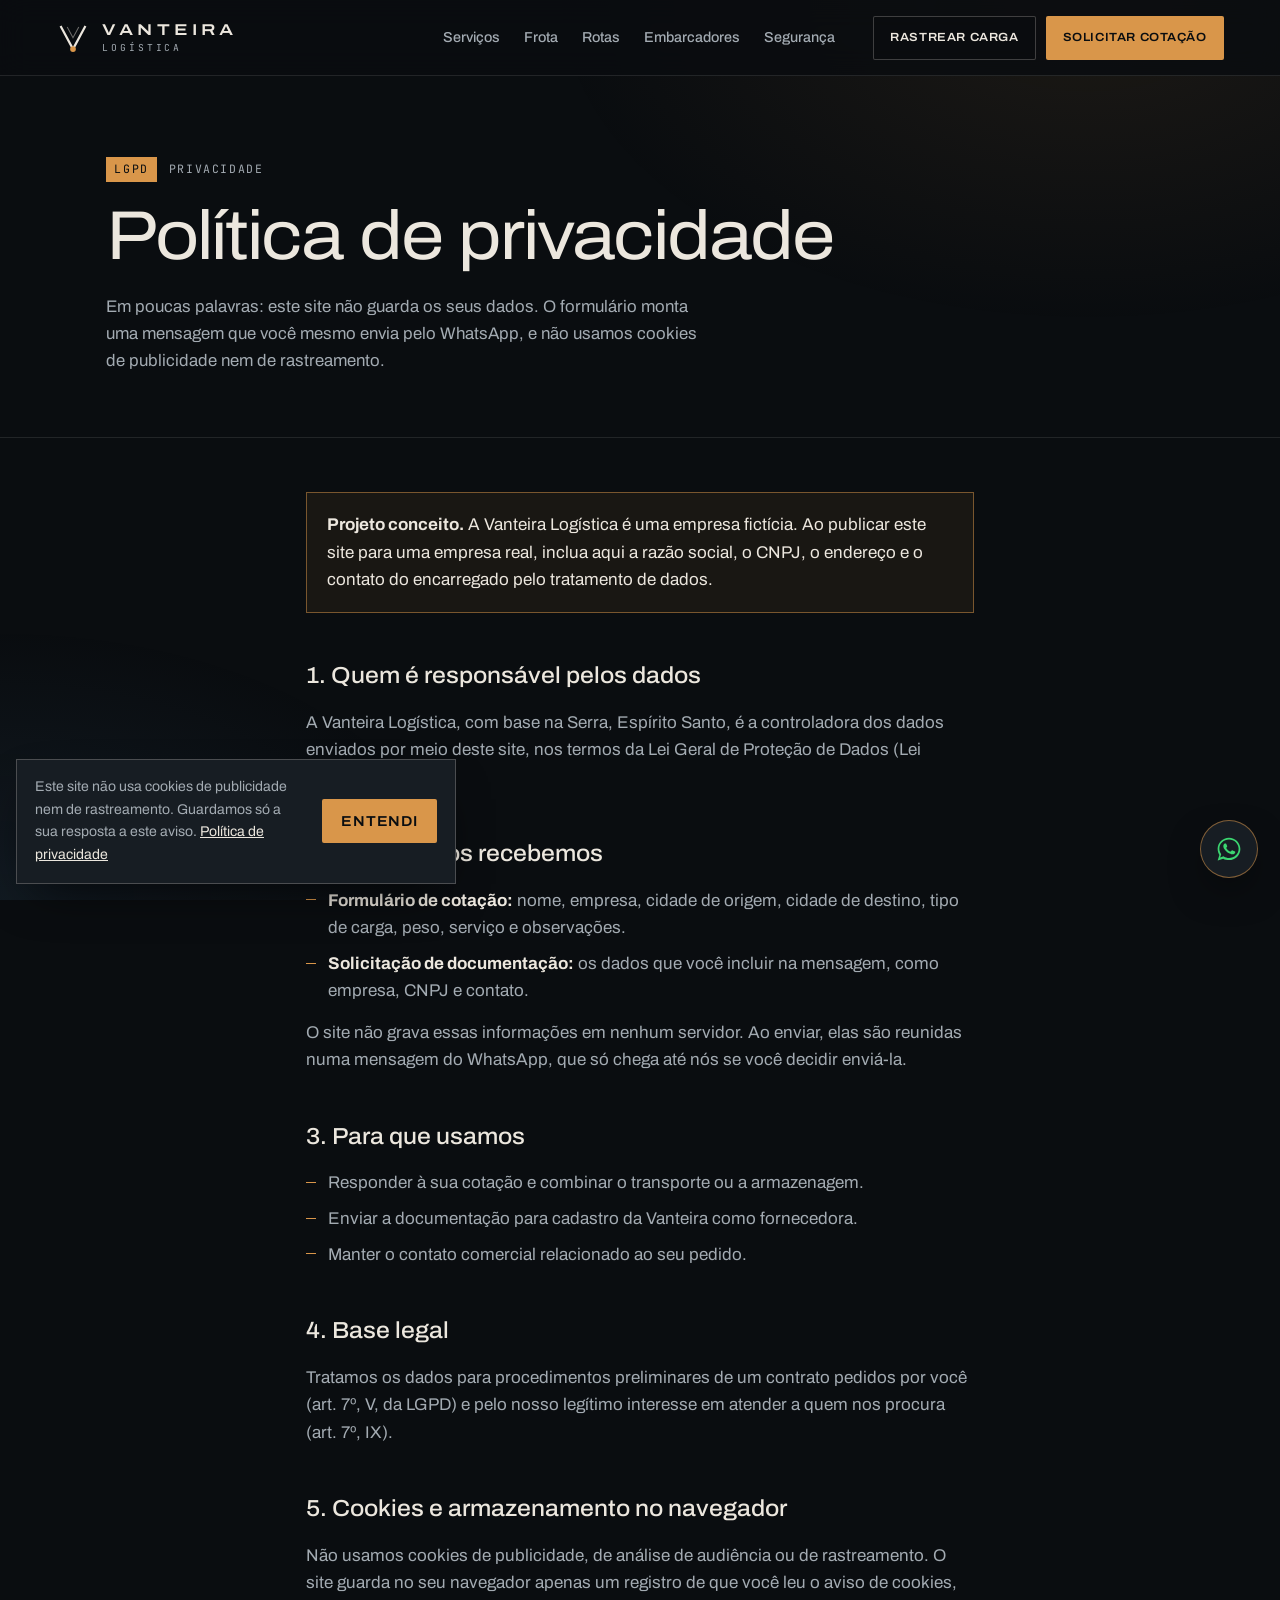
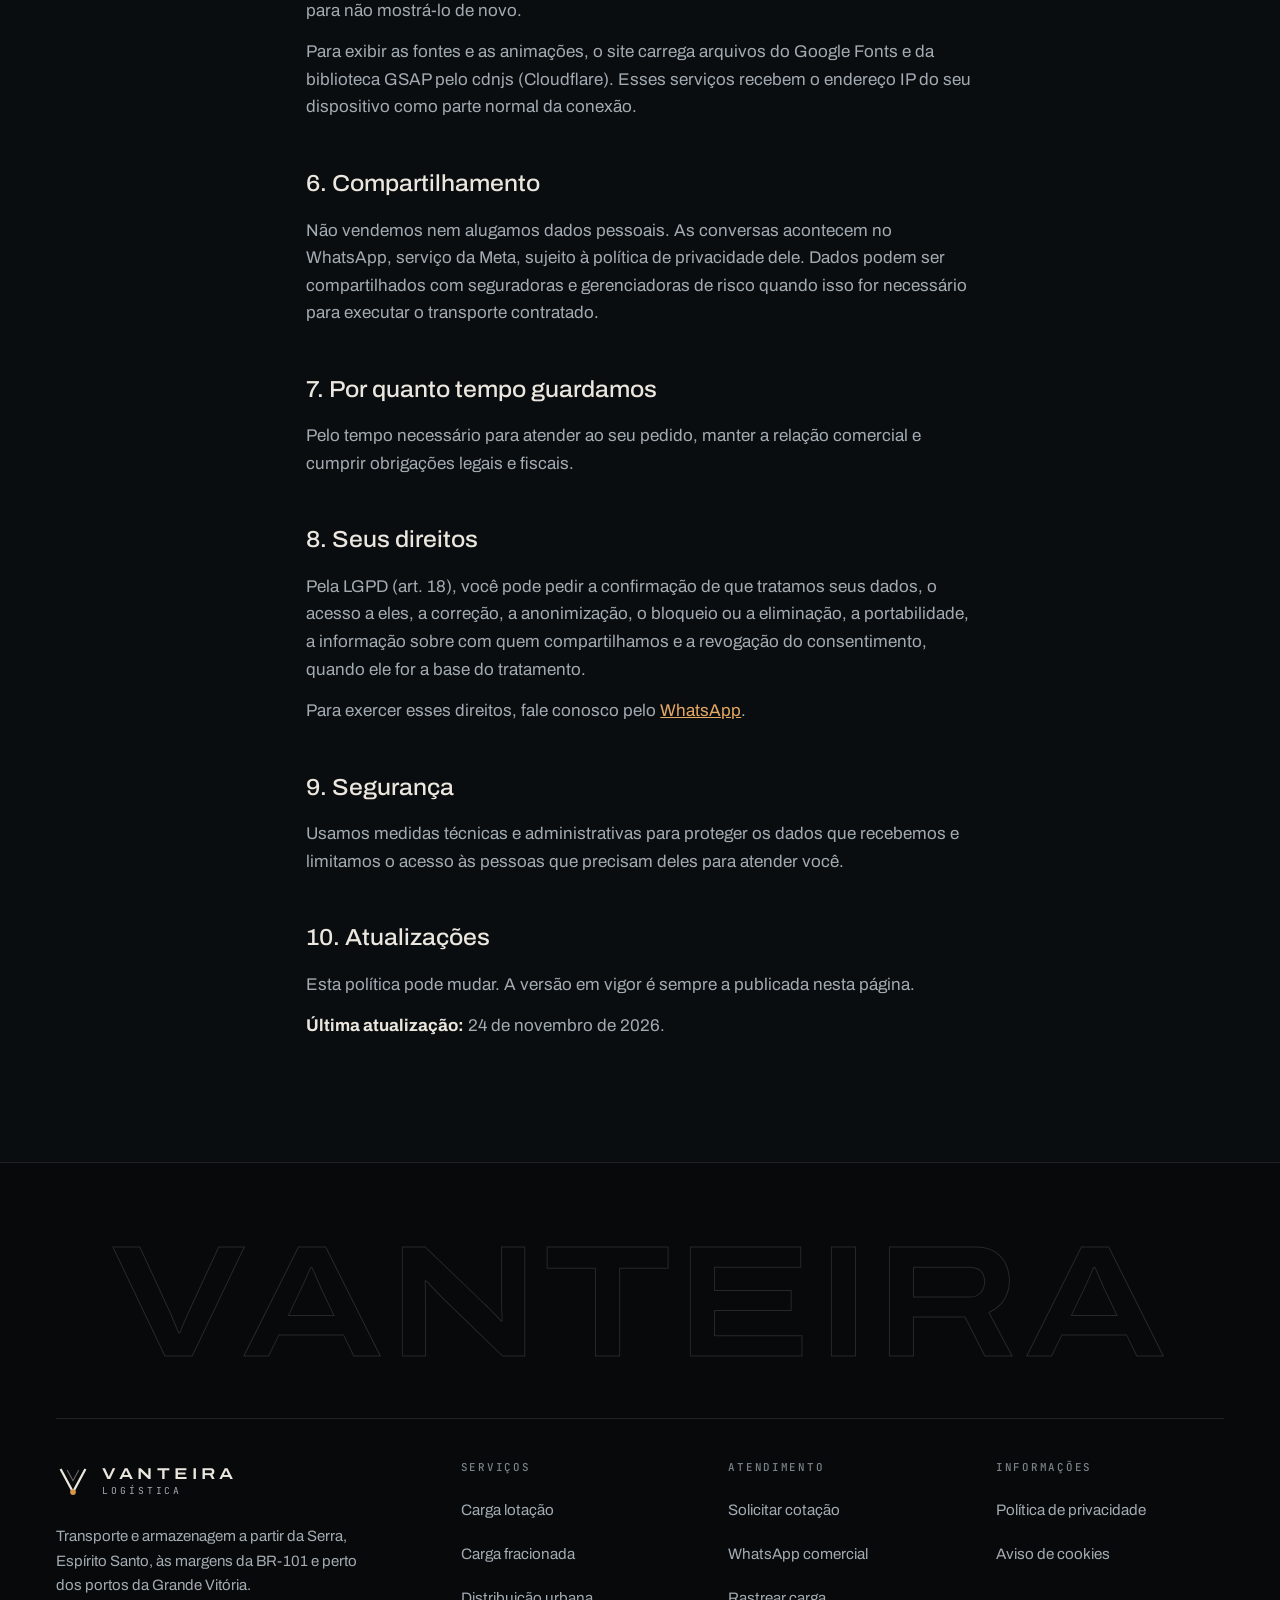
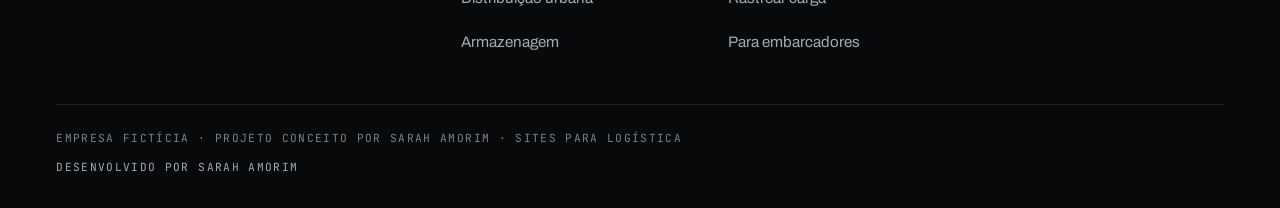
<file: privacidade.html>
<!doctype html>
<html lang="pt-BR">
<head>
<meta charset="utf-8">
<meta name="viewport" content="width=device-width, initial-scale=1">
<title>Política de privacidade · Vanteira Logística</title>
<meta name="description" content="Como o site da Vanteira Logística trata os seus dados: formulário enviado pelo WhatsApp, sem cookies de rastreamento, de acordo com a LGPD.">
<meta name="theme-color" content="#0A0D10">
<link rel="canonical" href="https://sarahamorimcosta.github.io/vanteira-logistica/privacidade.html">
<meta property="og:url" content="https://sarahamorimcosta.github.io/vanteira-logistica/privacidade.html">
<meta property="og:image" content="https://sarahamorimcosta.github.io/vanteira-logistica/assets/og.jpg">
<meta name="robots" content="index, follow">
<link rel="icon" href="assets/favicon.svg" type="image/svg+xml">
<script>if(!window.matchMedia('(prefers-reduced-motion: reduce)').matches){document.documentElement.classList.add('mov');}</script>
<link rel="preconnect" href="https://fonts.googleapis.com">
<link rel="preconnect" href="https://fonts.gstatic.com" crossorigin>
<link rel="stylesheet" href="https://fonts.googleapis.com/css2?family=Archivo:wdth,wght@62..125,300..700&family=JetBrains+Mono:wght@400;500&display=swap">
<link rel="stylesheet" href="estilo.css">
</head>
<body class="pagina">
<a class="pular" href="#conteudo">Pular para o conteúdo</a>
<div class="ambiente-pagina" aria-hidden="true"></div>
<!-- @defs -->
<svg width="0" height="0" style="position:absolute" aria-hidden="true" focusable="false">
  <defs>
    <pattern id="p-pontos" width="18" height="18" patternUnits="userSpaceOnUse"><circle cx="1" cy="1" r=".9" fill="rgba(236,231,222,.16)"/></pattern>
    <symbol id="s-marca" viewBox="0 0 40 40"><path d="M6 7L20 33L34 7" fill="none" stroke="currentColor" stroke-width="2.6" stroke-linecap="square"/><path d="M13.2 7L20 19.6L26.8 7" fill="none" stroke="currentColor" stroke-width="1.2" opacity=".45"/><circle cx="20" cy="33" r="3.4" fill="#D9964A"/></symbol>
    <symbol id="i-seta" viewBox="0 0 24 24"><path d="M4 12h15M13 6l6 6-6 6" fill="none" stroke="currentColor" stroke-width="1.6"/></symbol>
    <symbol id="i-baixar" viewBox="0 0 24 24"><path d="M12 4v11M7 10l5 5 5-5M5 19h14" fill="none" stroke="currentColor" stroke-width="1.6"/></symbol>
    <symbol id="i-escudo" viewBox="0 0 48 48"><path d="M24 5L39 10V22C39 32 32.5 39.5 24 43C15.5 39.5 9 32 9 22V10Z" fill="none" stroke="currentColor" stroke-width="1.4"/><path d="M17 24L22 29L31 19" fill="none" stroke="currentColor" stroke-width="1.4"/></symbol>
    <symbol id="i-rota" viewBox="0 0 48 48"><circle cx="11" cy="37" r="4" fill="none" stroke="currentColor" stroke-width="1.4"/><circle cx="37" cy="11" r="4" fill="none" stroke="currentColor" stroke-width="1.4"/><path d="M15 37H30C34 37 36 34.5 36 31.5S34 26 30 26H18C14 26 12 23.5 12 20.5S14 15 18 15H33" fill="none" stroke="currentColor" stroke-width="1.4" stroke-dasharray="3 3"/></symbol>
    <symbol id="i-chave" viewBox="0 0 48 48"><circle cx="24" cy="24" r="15" fill="none" stroke="currentColor" stroke-width="1.4"/><circle cx="24" cy="24" r="5" fill="none" stroke="currentColor" stroke-width="1.4"/><path d="M24 9v6M24 33v6M9 24h6M33 24h6M13.4 13.4l4.2 4.2M30.4 30.4l4.2 4.2M13.4 34.6l4.2-4.2M30.4 17.6l4.2-4.2" stroke="currentColor" stroke-width="1.4"/></symbol>
    <symbol id="i-sinal" viewBox="0 0 48 48"><circle cx="24" cy="30" r="3.5" fill="none" stroke="currentColor" stroke-width="1.4"/><path d="M16 22a11 11 0 0 1 16 0M10.5 16.5a19 19 0 0 1 27 0M24 34v9" fill="none" stroke="currentColor" stroke-width="1.4"/></symbol>
    <symbol id="i-whats" viewBox="0 0 32 32"><path fill="currentColor" d="M16 3C8.8 3 3 8.7 3 15.8c0 2.5.7 4.9 2 7L3 29l6.4-2c2 1.1 4.3 1.7 6.6 1.7 7.2 0 13-5.7 13-12.8S23.2 3 16 3zm0 23.4c-2.1 0-4.1-.6-5.9-1.7l-.4-.3-3.8 1.2 1.2-3.7-.3-.4c-1.2-1.8-1.8-3.9-1.8-6.1C5 9.9 9.9 5.1 16 5.1S27 9.9 27 15.8s-4.9 10.6-11 10.6zm6-7.9c-.3-.2-1.9-1-2.2-1.1-.3-.1-.5-.2-.7.2-.2.3-.8 1-1 1.2-.2.2-.4.2-.7.1-.3-.2-1.4-.5-2.6-1.6-1-.9-1.6-1.9-1.8-2.2-.2-.3 0-.5.1-.7l.5-.6c.2-.2.2-.4.3-.6.1-.2 0-.4 0-.6l-1-2.4c-.3-.6-.5-.5-.7-.5h-.6c-.2 0-.6.1-.9.4-.3.3-1.2 1.1-1.2 2.7s1.2 3.2 1.4 3.4c.2.2 2.4 3.6 5.8 5 .8.3 1.4.5 1.9.7.8.3 1.5.2 2.1.1.6-.1 1.9-.8 2.2-1.5.3-.7.3-1.4.2-1.5-.1-.2-.3-.3-.6-.4z"/></symbol>
  </defs>
</svg>
<!-- /@defs -->
<!-- @cabecalho -->
<header class="topo" id="topo">
  <a class="marca" href="index.html" aria-label="Vanteira Logística, página inicial">
    <svg class="marca-simbolo" viewBox="0 0 40 40" aria-hidden="true" focusable="false"><use href="#s-marca"/></svg>
    <span class="marca-nome" aria-hidden="true">VANTEIRA<small>Logística</small></span>
  </a>
  
  <button class="menu-botao" type="button" aria-expanded="false" aria-controls="menu">
    <span class="menu-icone" aria-hidden="true"><i></i><i></i></span>
    <span class="menu-rotulo">Menu</span>
  </button>
  <nav class="menu" id="menu" aria-label="Principal">
    <ul>
      <li><a href="index.html#servicos">Serviços</a></li>
      <li><a href="index.html#frota">Frota</a></li>
      <li><a href="index.html#rotas">Rotas</a></li>
      <li><a href="index.html#embarcadores">Embarcadores</a></li>
      <li><a href="index.html#seguranca">Segurança</a></li>
    </ul>
    <div class="menu-acoes">
      <a class="botao botao-fantasma" href="#" data-rastrear>Rastrear carga</a>
      <a class="botao botao-primario" href="index.html#cotacao">Solicitar cotação</a>
    </div>
  </nav>
</header>
<!-- /@cabecalho -->

<main id="conteudo">
  <section class="pagina-heroi" aria-labelledby="titulo">
    <div class="largura">
      <p class="rotulo-hora"><span>LGPD</span> Privacidade</p>
      <h1 id="titulo">Política de privacidade</h1>
      <p class="lead">Em poucas palavras: este site não guarda os seus dados. O formulário monta uma mensagem que você mesmo envia pelo WhatsApp, e não usamos cookies de publicidade nem de rastreamento.</p>
    </div>
  </section>

  <div class="pagina-corpo">
    <article class="texto-legal">
      <p class="caixa-aviso"><strong>Projeto conceito.</strong> A Vanteira Logística é uma empresa fictícia. Ao publicar este site para uma empresa real, inclua aqui a razão social, o CNPJ, o endereço e o contato do encarregado pelo tratamento de dados.</p>

      <h2>1. Quem é responsável pelos dados</h2>
      <p>A Vanteira Logística, com base na Serra, Espírito Santo, é a controladora dos dados enviados por meio deste site, nos termos da Lei Geral de Proteção de Dados (Lei 13.709/2018).</p>

      <h2>2. Quais dados recebemos</h2>
      <ul>
        <li><strong>Formulário de cotação:</strong> nome, empresa, cidade de origem, cidade de destino, tipo de carga, peso, serviço e observações.</li>
        <li><strong>Solicitação de documentação:</strong> os dados que você incluir na mensagem, como empresa, CNPJ e contato.</li>
      </ul>
      <p>O site não grava essas informações em nenhum servidor. Ao enviar, elas são reunidas numa mensagem do WhatsApp, que só chega até nós se você decidir enviá-la.</p>

      <h2>3. Para que usamos</h2>
      <ul>
        <li>Responder à sua cotação e combinar o transporte ou a armazenagem.</li>
        <li>Enviar a documentação para cadastro da Vanteira como fornecedora.</li>
        <li>Manter o contato comercial relacionado ao seu pedido.</li>
      </ul>

      <h2>4. Base legal</h2>
      <p>Tratamos os dados para procedimentos preliminares de um contrato pedidos por você (art. 7º, V, da LGPD) e pelo nosso legítimo interesse em atender a quem nos procura (art. 7º, IX).</p>

      <h2>5. Cookies e armazenamento no navegador</h2>
      <p>Não usamos cookies de publicidade, de análise de audiência ou de rastreamento. O site guarda no seu navegador apenas um registro de que você leu o aviso de cookies, para não mostrá-lo de novo.</p>
      <p>Para exibir as fontes e as animações, o site carrega arquivos do Google Fonts e da biblioteca GSAP pelo cdnjs (Cloudflare). Esses serviços recebem o endereço IP do seu dispositivo como parte normal da conexão.</p>

      <h2>6. Compartilhamento</h2>
      <p>Não vendemos nem alugamos dados pessoais. As conversas acontecem no WhatsApp, serviço da Meta, sujeito à política de privacidade dele. Dados podem ser compartilhados com seguradoras e gerenciadoras de risco quando isso for necessário para executar o transporte contratado.</p>

      <h2>7. Por quanto tempo guardamos</h2>
      <p>Pelo tempo necessário para atender ao seu pedido, manter a relação comercial e cumprir obrigações legais e fiscais.</p>

      <h2>8. Seus direitos</h2>
      <p>Pela LGPD (art. 18), você pode pedir a confirmação de que tratamos seus dados, o acesso a eles, a correção, a anonimização, o bloqueio ou a eliminação, a portabilidade, a informação sobre com quem compartilhamos e a revogação do consentimento, quando ele for a base do tratamento.</p>
      <p>Para exercer esses direitos, fale conosco pelo <a href="#" data-whats="Olá, Vanteira! Quero fazer um pedido sobre os meus dados pessoais (LGPD).">WhatsApp</a>.</p>

      <h2>9. Segurança</h2>
      <p>Usamos medidas técnicas e administrativas para proteger os dados que recebemos e limitamos o acesso às pessoas que precisam deles para atender você.</p>

      <h2>10. Atualizações</h2>
      <p>Esta política pode mudar. A versão em vigor é sempre a publicada nesta página.</p>
      <p><strong>Última atualização:</strong> 24 de novembro de 2026.</p>
    </article>
  </div>
</main>

<!-- @rodape -->
<footer class="rodape">
  <p class="rodape-palavra" aria-hidden="true">VANTEIRA</p>
  <div class="rodape-grade">
    <div class="rodape-marca">
      <a class="marca" href="index.html" aria-label="Vanteira Logística, página inicial">
        <svg class="marca-simbolo" viewBox="0 0 40 40" aria-hidden="true" focusable="false"><use href="#s-marca"/></svg>
        <span class="marca-nome" aria-hidden="true">VANTEIRA<small>Logística</small></span>
      </a>
      <p>Transporte e armazenagem a partir da Serra, Espírito Santo, às margens da BR-101 e perto dos portos da Grande Vitória.</p>
    </div>
    <nav aria-label="Serviços">
      <h2 class="rodape-titulo">Serviços</h2>
      <ul>
        <li><a href="servicos/carga-lotacao.html">Carga lotação</a></li>
        <li><a href="servicos/carga-fracionada.html">Carga fracionada</a></li>
        <li><a href="servicos/distribuicao-urbana.html">Distribuição urbana</a></li>
        <li><a href="servicos/armazenagem.html">Armazenagem</a></li>
      </ul>
    </nav>
    <nav aria-label="Atendimento">
      <h2 class="rodape-titulo">Atendimento</h2>
      <ul>
        <li><a href="index.html#cotacao">Solicitar cotação</a></li>
        <li><a href="#" data-whats="Olá, Vanteira! Vim pelo site e quero falar com o comercial.">WhatsApp comercial</a></li>
        <li><a href="#" data-rastrear>Rastrear carga</a></li>
        <li><a href="index.html#embarcadores">Para embarcadores</a></li>
      </ul>
    </nav>
    <nav aria-label="Informações">
      <h2 class="rodape-titulo">Informações</h2>
      <ul>
        <li><a href="privacidade.html">Política de privacidade</a></li>
        <li><button class="link-botao" type="button" data-preferencias-cookies>Aviso de cookies</button></li>
      </ul>
    </nav>
  </div>
  <p class="rodape-assinatura">Empresa fictícia · Projeto conceito por Sarah Amorim · Sites para Logística</p>
  <p class="rodape-autoria">Desenvolvido por Sarah Amorim</p>
</footer>

<a class="whats-flutuante" href="#" data-whats="Olá, Vanteira! Vim pelo site e quero falar com o comercial." aria-label="Conversar com a Vanteira no WhatsApp">
  <svg viewBox="0 0 32 32" aria-hidden="true" focusable="false"><use href="#i-whats"/></svg>
</a>

<div class="aviso-cookies" role="region" aria-label="Aviso de cookies" hidden>
  <p>Este site não usa cookies de publicidade nem de rastreamento. Guardamos só a sua resposta a este aviso. <a href="privacidade.html">Política de privacidade</a></p>
  <button class="botao botao-primario" type="button" data-aceitar-cookies>Entendi</button>
</div>

<div class="toast" role="status" aria-live="polite"></div>
<!-- /@rodape -->
<script src="script.js" defer></script>
</body>
</html>
</file>
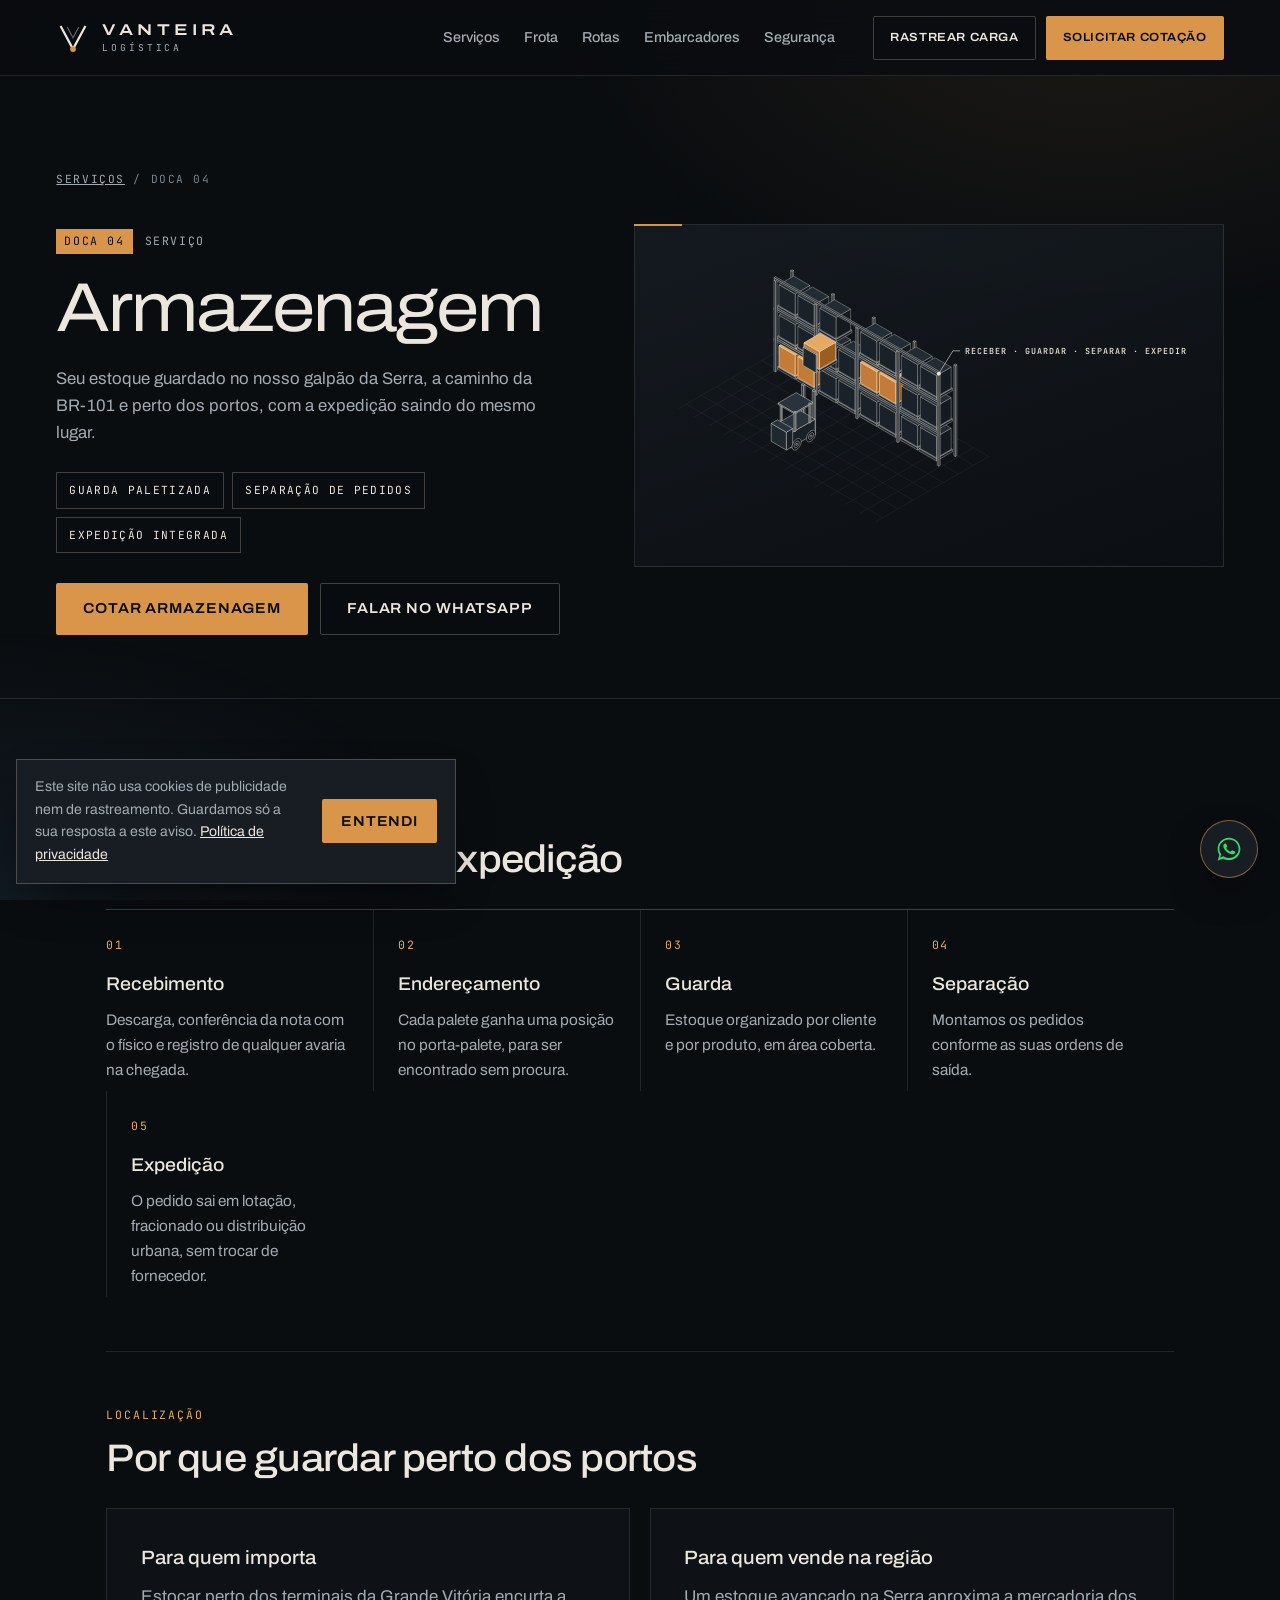
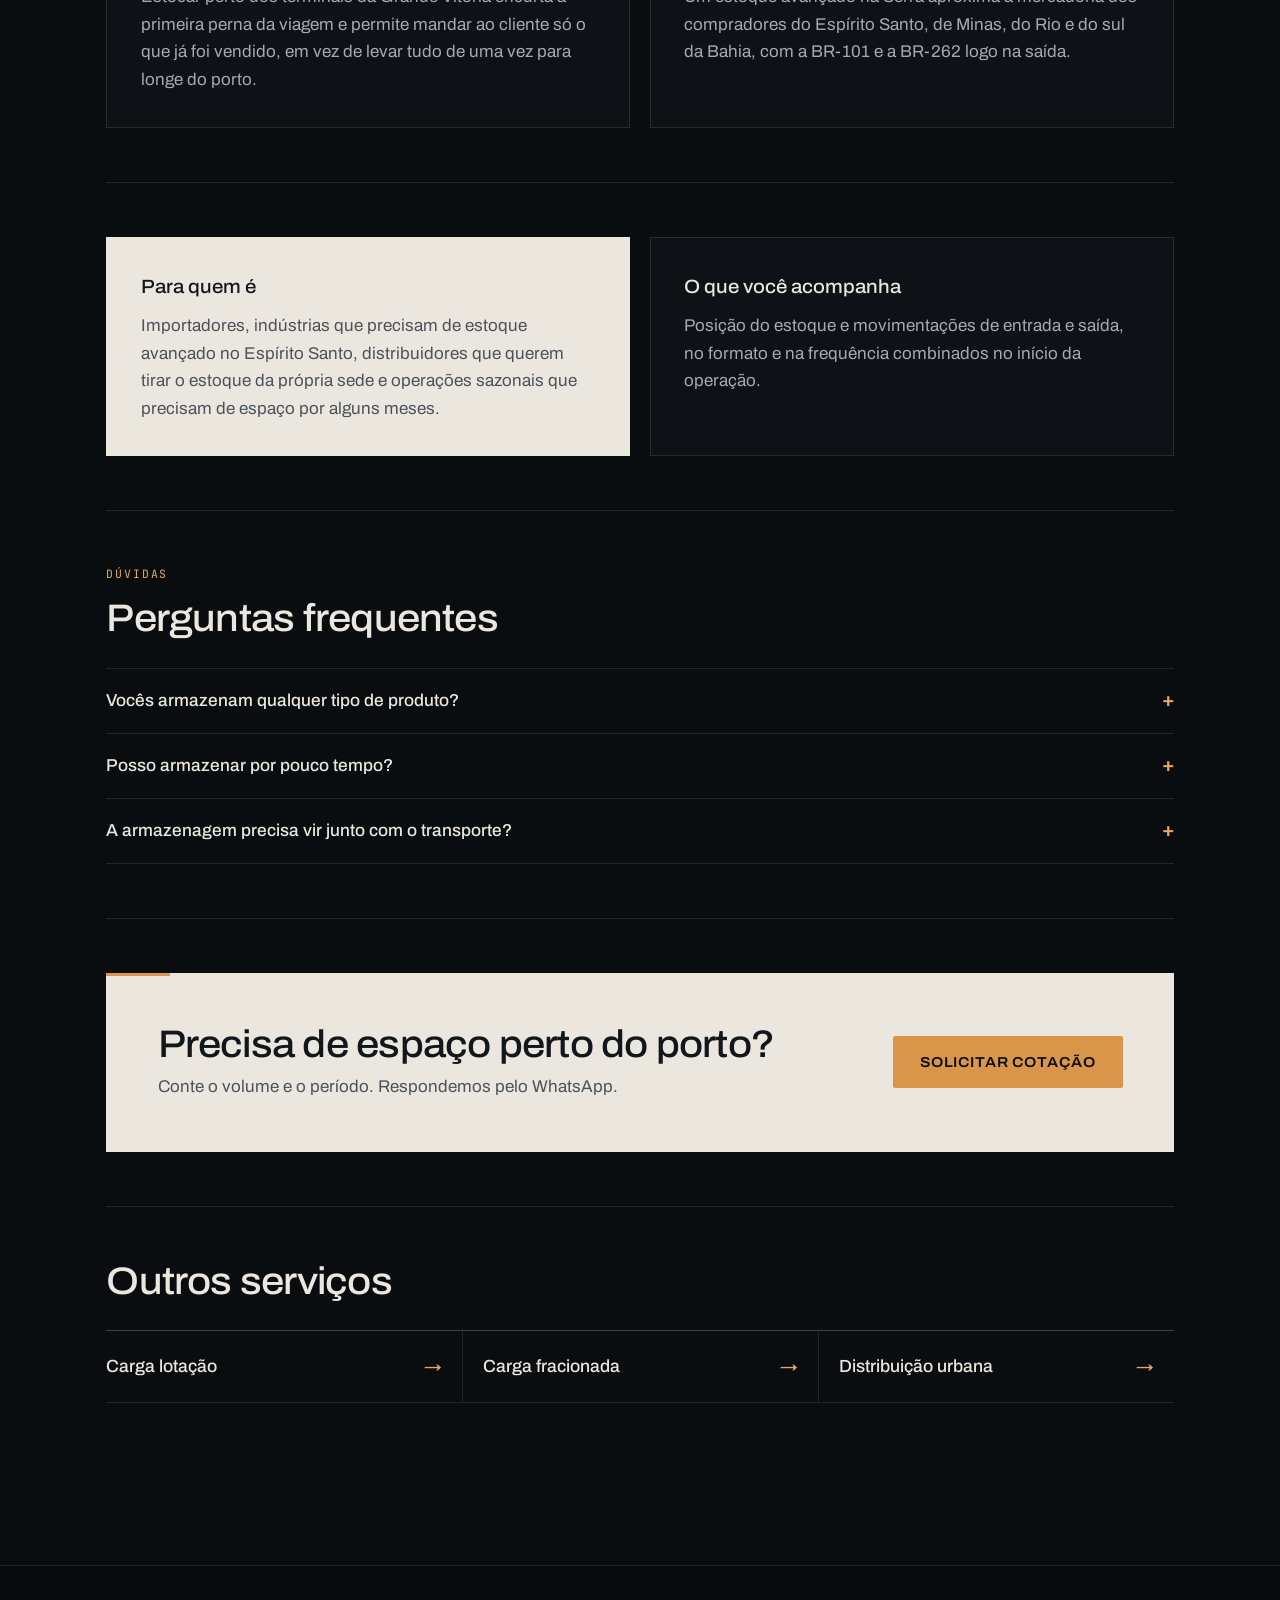
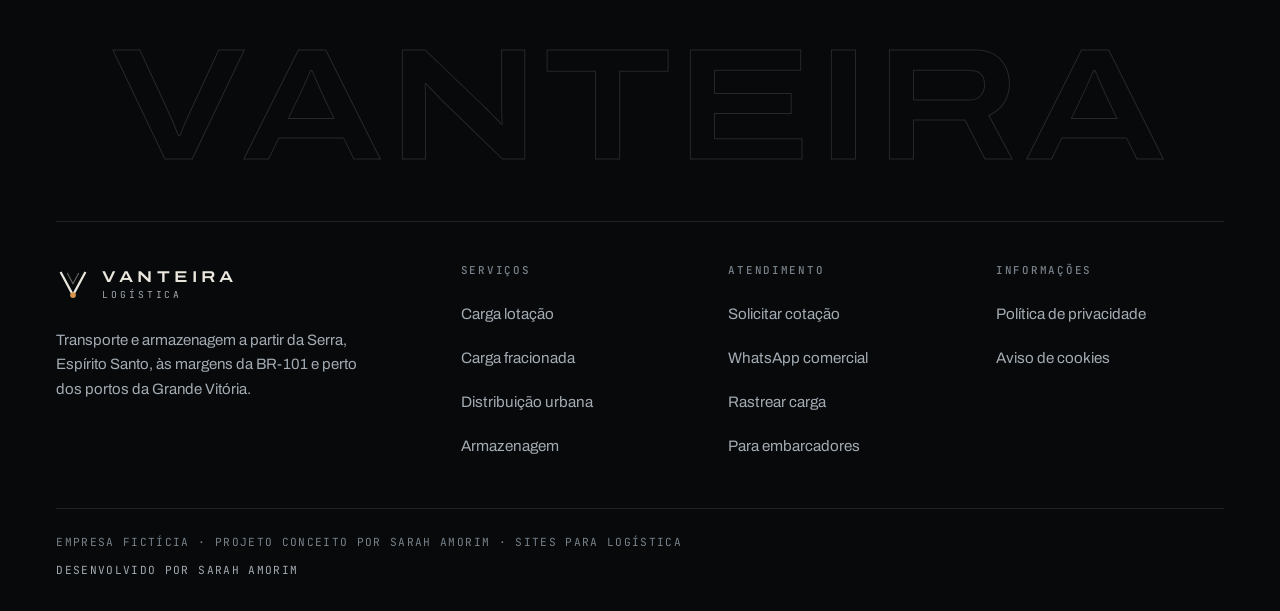
<file: servicos/armazenagem.html>
<!doctype html>
<html lang="pt-BR">
<head>
<meta charset="utf-8">
<meta name="viewport" content="width=device-width, initial-scale=1">
<title>Armazenagem na Serra (ES), perto da BR-101 e dos portos · Vanteira Logística</title>
<meta name="description" content="Recebimento, guarda paletizada, separação e expedição em galpão na Serra (ES), às margens da BR-101 e perto dos portos da Grande Vitória.">
<meta name="theme-color" content="#0A0D10">
<link rel="canonical" href="https://sarahamorimcosta.github.io/vanteira-logistica/servicos/armazenagem.html">
<meta property="og:url" content="https://sarahamorimcosta.github.io/vanteira-logistica/servicos/armazenagem.html">
<meta property="og:image" content="https://sarahamorimcosta.github.io/vanteira-logistica/assets/og.jpg">
<meta property="og:type" content="website">
<meta property="og:locale" content="pt_BR">
<meta property="og:title" content="Armazenagem · Vanteira Logística">
<meta property="og:description" content="Seu estoque na Serra (ES), a caminho da BR-101 e perto dos portos.">
<link rel="icon" href="../assets/favicon.svg" type="image/svg+xml">
<script>if(!window.matchMedia('(prefers-reduced-motion: reduce)').matches){document.documentElement.classList.add('mov');}</script>
<link rel="preconnect" href="https://fonts.googleapis.com">
<link rel="preconnect" href="https://fonts.gstatic.com" crossorigin>
<link rel="stylesheet" href="https://fonts.googleapis.com/css2?family=Archivo:wdth,wght@62..125,300..700&family=JetBrains+Mono:wght@400;500&display=swap">
<link rel="stylesheet" href="../estilo.css">
</head>
<body class="pagina">
<a class="pular" href="#conteudo">Pular para o conteúdo</a>
<div class="ambiente-pagina" aria-hidden="true"></div>
<!-- @defs -->
<svg width="0" height="0" style="position:absolute" aria-hidden="true" focusable="false">
  <defs>
    <pattern id="p-pontos" width="18" height="18" patternUnits="userSpaceOnUse"><circle cx="1" cy="1" r=".9" fill="rgba(236,231,222,.16)"/></pattern>
    <symbol id="s-marca" viewBox="0 0 40 40"><path d="M6 7L20 33L34 7" fill="none" stroke="currentColor" stroke-width="2.6" stroke-linecap="square"/><path d="M13.2 7L20 19.6L26.8 7" fill="none" stroke="currentColor" stroke-width="1.2" opacity=".45"/><circle cx="20" cy="33" r="3.4" fill="#D9964A"/></symbol>
    <symbol id="i-seta" viewBox="0 0 24 24"><path d="M4 12h15M13 6l6 6-6 6" fill="none" stroke="currentColor" stroke-width="1.6"/></symbol>
    <symbol id="i-baixar" viewBox="0 0 24 24"><path d="M12 4v11M7 10l5 5 5-5M5 19h14" fill="none" stroke="currentColor" stroke-width="1.6"/></symbol>
    <symbol id="i-escudo" viewBox="0 0 48 48"><path d="M24 5L39 10V22C39 32 32.5 39.5 24 43C15.5 39.5 9 32 9 22V10Z" fill="none" stroke="currentColor" stroke-width="1.4"/><path d="M17 24L22 29L31 19" fill="none" stroke="currentColor" stroke-width="1.4"/></symbol>
    <symbol id="i-rota" viewBox="0 0 48 48"><circle cx="11" cy="37" r="4" fill="none" stroke="currentColor" stroke-width="1.4"/><circle cx="37" cy="11" r="4" fill="none" stroke="currentColor" stroke-width="1.4"/><path d="M15 37H30C34 37 36 34.5 36 31.5S34 26 30 26H18C14 26 12 23.5 12 20.5S14 15 18 15H33" fill="none" stroke="currentColor" stroke-width="1.4" stroke-dasharray="3 3"/></symbol>
    <symbol id="i-chave" viewBox="0 0 48 48"><circle cx="24" cy="24" r="15" fill="none" stroke="currentColor" stroke-width="1.4"/><circle cx="24" cy="24" r="5" fill="none" stroke="currentColor" stroke-width="1.4"/><path d="M24 9v6M24 33v6M9 24h6M33 24h6M13.4 13.4l4.2 4.2M30.4 30.4l4.2 4.2M13.4 34.6l4.2-4.2M30.4 17.6l4.2-4.2" stroke="currentColor" stroke-width="1.4"/></symbol>
    <symbol id="i-sinal" viewBox="0 0 48 48"><circle cx="24" cy="30" r="3.5" fill="none" stroke="currentColor" stroke-width="1.4"/><path d="M16 22a11 11 0 0 1 16 0M10.5 16.5a19 19 0 0 1 27 0M24 34v9" fill="none" stroke="currentColor" stroke-width="1.4"/></symbol>
    <symbol id="i-whats" viewBox="0 0 32 32"><path fill="currentColor" d="M16 3C8.8 3 3 8.7 3 15.8c0 2.5.7 4.9 2 7L3 29l6.4-2c2 1.1 4.3 1.7 6.6 1.7 7.2 0 13-5.7 13-12.8S23.2 3 16 3zm0 23.4c-2.1 0-4.1-.6-5.9-1.7l-.4-.3-3.8 1.2 1.2-3.7-.3-.4c-1.2-1.8-1.8-3.9-1.8-6.1C5 9.9 9.9 5.1 16 5.1S27 9.9 27 15.8s-4.9 10.6-11 10.6zm6-7.9c-.3-.2-1.9-1-2.2-1.1-.3-.1-.5-.2-.7.2-.2.3-.8 1-1 1.2-.2.2-.4.2-.7.1-.3-.2-1.4-.5-2.6-1.6-1-.9-1.6-1.9-1.8-2.2-.2-.3 0-.5.1-.7l.5-.6c.2-.2.2-.4.3-.6.1-.2 0-.4 0-.6l-1-2.4c-.3-.6-.5-.5-.7-.5h-.6c-.2 0-.6.1-.9.4-.3.3-1.2 1.1-1.2 2.7s1.2 3.2 1.4 3.4c.2.2 2.4 3.6 5.8 5 .8.3 1.4.5 1.9.7.8.3 1.5.2 2.1.1.6-.1 1.9-.8 2.2-1.5.3-.7.3-1.4.2-1.5-.1-.2-.3-.3-.6-.4z"/></symbol>
  </defs>
</svg>
<!-- /@defs -->
<!-- @cabecalho -->
<header class="topo" id="topo">
  <a class="marca" href="../index.html" aria-label="Vanteira Logística, página inicial">
    <svg class="marca-simbolo" viewBox="0 0 40 40" aria-hidden="true" focusable="false"><use href="#s-marca"/></svg>
    <span class="marca-nome" aria-hidden="true">VANTEIRA<small>Logística</small></span>
  </a>
  
  <button class="menu-botao" type="button" aria-expanded="false" aria-controls="menu">
    <span class="menu-icone" aria-hidden="true"><i></i><i></i></span>
    <span class="menu-rotulo">Menu</span>
  </button>
  <nav class="menu" id="menu" aria-label="Principal">
    <ul>
      <li><a href="../index.html#servicos">Serviços</a></li>
      <li><a href="../index.html#frota">Frota</a></li>
      <li><a href="../index.html#rotas">Rotas</a></li>
      <li><a href="../index.html#embarcadores">Embarcadores</a></li>
      <li><a href="../index.html#seguranca">Segurança</a></li>
    </ul>
    <div class="menu-acoes">
      <a class="botao botao-fantasma" href="#" data-rastrear>Rastrear carga</a>
      <a class="botao botao-primario" href="../index.html#cotacao">Solicitar cotação</a>
    </div>
  </nav>
</header>
<!-- /@cabecalho -->

<main id="conteudo">
  <section class="pagina-heroi" aria-labelledby="titulo">
    <div class="pagina-heroi-grade">
      <div>
        <p class="trilha"><a href="../index.html#servicos">Serviços</a> / Doca 04</p>
        <p class="rotulo-hora"><span>Doca 04</span> Serviço</p>
        <h1 id="titulo">Armazenagem</h1>
        <p class="lead">Seu estoque guardado no nosso galpão da Serra, a caminho da BR-101 e perto dos portos, com a expedição saindo do mesmo lugar.</p>
        <ul class="chips" aria-label="Destaques">
          <li>Guarda paletizada</li><li>Separação de pedidos</li><li>Expedição integrada</li>
        </ul>
        <div class="acoes">
          <a class="botao botao-primario" href="../index.html?servico=armazenagem#cotacao">Cotar armazenagem</a>
          <a class="botao botao-claro" href="#" data-whats="Olá, Vanteira! Quero uma cotação de armazenagem.">Falar no WhatsApp</a>
        </div>
      </div>
      <div class="pagina-arte"><!-- @des-armazenagem -->
<svg class="des des-iso" viewBox="-167.4 -137.6 693.8 368.4" role="img" aria-label="Desenho técnico: porta-paletes de três níveis e uma empilhadeira erguendo um palete até a posição de guarda" focusable="false"><g stroke="rgba(236,231,222,.075)" stroke-width=".8"><line x1="0" y1="-23" x2="-149.4" y2="63.2" stroke="rgba(236,231,222,.075)" stroke-width="0.8"/><line x1="19.9" y1="-11.5" x2="-129.5" y2="74.8" stroke="rgba(236,231,222,.075)" stroke-width="0.8"/><line x1="39.8" y1="0" x2="-109.6" y2="86.2" stroke="rgba(236,231,222,.075)" stroke-width="0.8"/><line x1="59.8" y1="11.5" x2="-89.6" y2="97.8" stroke="rgba(236,231,222,.075)" stroke-width="0.8"/><line x1="79.7" y1="23" x2="-69.7" y2="109.2" stroke="rgba(236,231,222,.075)" stroke-width="0.8"/><line x1="99.6" y1="34.5" x2="-49.8" y2="120.8" stroke="rgba(236,231,222,.075)" stroke-width="0.8"/><line x1="119.5" y1="46" x2="-29.9" y2="132.2" stroke="rgba(236,231,222,.075)" stroke-width="0.8"/><line x1="139.4" y1="57.5" x2="-10" y2="143.8" stroke="rgba(236,231,222,.075)" stroke-width="0.8"/><line x1="159.3" y1="69" x2="10" y2="155.2" stroke="rgba(236,231,222,.075)" stroke-width="0.8"/><line x1="179.3" y1="80.5" x2="29.9" y2="166.8" stroke="rgba(236,231,222,.075)" stroke-width="0.8"/><line x1="199.2" y1="92" x2="49.8" y2="178.2" stroke="rgba(236,231,222,.075)" stroke-width="0.8"/><line x1="219.1" y1="103.5" x2="69.7" y2="189.8" stroke="rgba(236,231,222,.075)" stroke-width="0.8"/><line x1="239" y1="115" x2="89.6" y2="201.2" stroke="rgba(236,231,222,.075)" stroke-width="0.8"/><line x1="258.9" y1="126.5" x2="109.6" y2="212.8" stroke="rgba(236,231,222,.075)" stroke-width="0.8"/><line x1="0" y1="-23" x2="258.9" y2="126.5" stroke="rgba(236,231,222,.075)" stroke-width="0.8"/><line x1="-19.9" y1="-11.5" x2="239" y2="138" stroke="rgba(236,231,222,.075)" stroke-width="0.8"/><line x1="-39.8" y1="0" x2="219.1" y2="149.5" stroke="rgba(236,231,222,.075)" stroke-width="0.8"/><line x1="-59.8" y1="11.5" x2="199.2" y2="161" stroke="rgba(236,231,222,.075)" stroke-width="0.8"/><line x1="-79.7" y1="23" x2="179.3" y2="172.5" stroke="rgba(236,231,222,.075)" stroke-width="0.8"/><line x1="-99.6" y1="34.5" x2="159.3" y2="184" stroke="rgba(236,231,222,.075)" stroke-width="0.8"/><line x1="-119.5" y1="46" x2="139.4" y2="195.5" stroke="rgba(236,231,222,.075)" stroke-width="0.8"/><line x1="-139.4" y1="57.5" x2="119.5" y2="207" stroke="rgba(236,231,222,.075)" stroke-width="0.8"/></g><g stroke="rgba(236,231,222,.62)" stroke-width="0.7" stroke-linejoin="round"><polygon points="2,1.2 0,2.3 0,-117.3 2,-118.5" fill="#192027"/><polygon points="-2,1.2 0,2.3 0,-117.3 -2,-118.5" fill="#20282F"/><polygon points="0,-119.6 2,-118.5 0,-117.3 -2,-118.5" fill="#2A333C"/></g><g stroke="rgba(236,231,222,.62)" stroke-width="0.7" stroke-linejoin="round"><polygon points="55.8,32.2 53.8,33.4 53.8,-86.2 55.8,-87.4" fill="#192027"/><polygon points="51.8,32.2 53.8,33.4 53.8,-86.2 51.8,-87.4" fill="#20282F"/><polygon points="53.8,-88.6 55.8,-87.4 53.8,-86.2 51.8,-87.4" fill="#2A333C"/></g><g stroke="rgba(236,231,222,.62)" stroke-width="0.7" stroke-linejoin="round"><polygon points="109.6,63.2 107.6,64.4 107.6,-55.2 109.6,-56.4" fill="#192027"/><polygon points="105.6,63.2 107.6,64.4 107.6,-55.2 105.6,-56.4" fill="#20282F"/><polygon points="107.6,-57.5 109.6,-56.4 107.6,-55.2 105.6,-56.4" fill="#2A333C"/></g><g stroke="rgba(236,231,222,.62)" stroke-width="0.7" stroke-linejoin="round"><polygon points="163.3,94.3 161.3,95.5 161.3,-24.2 163.3,-25.3" fill="#192027"/><polygon points="159.3,94.3 161.3,95.5 161.3,-24.2 159.3,-25.3" fill="#20282F"/><polygon points="161.3,-26.4 163.3,-25.3 161.3,-24.2 159.3,-25.3" fill="#2A333C"/></g><g stroke="rgba(236,231,222,.62)" stroke-width="0.7" stroke-linejoin="round"><polygon points="217.1,125.4 215.1,126.5 215.1,6.9 217.1,5.8" fill="#192027"/><polygon points="213.1,125.4 215.1,126.5 215.1,6.9 213.1,5.8" fill="#20282F"/><polygon points="215.1,4.6 217.1,5.8 215.1,6.9 213.1,5.8" fill="#2A333C"/></g><g stroke="rgba(236,231,222,.62)" stroke-width="0.7" stroke-linejoin="round"><polygon points="24.9,12.8 4,24.8 4,21.6 24.9,9.5" fill="#192027"/><polygon points="-18.9,11.6 4,24.8 4,21.6 -18.9,8.4" fill="#20282F"/><polygon points="2,-3.7 24.9,9.5 4,21.6 -18.9,8.4" fill="#2A333C"/></g><g stroke="#F6D3A6" stroke-width="0.9" stroke-linejoin="round"><polygon points="23.3,9.5 4,20.7 4,-7.1 23.3,-18.3" fill="#9C5D22"/><polygon points="-17.3,8.4 4,20.7 4,-7.1 -17.3,-19.4" fill="#C27C38"/><polygon points="2,-30.6 23.3,-18.3 4,-7.1 -17.3,-19.4" fill="#E6A964"/></g><g stroke="rgba(236,231,222,.62)" stroke-width="0.7" stroke-linejoin="round"><polygon points="49.8,27.1 28.9,39.2 28.9,36 49.8,23.9" fill="#192027"/><polygon points="6,26 28.9,39.2 28.9,36 6,22.8" fill="#20282F"/><polygon points="26.9,10.7 49.8,23.9 28.9,36 6,22.8" fill="#2A333C"/></g><g stroke="#F6D3A6" stroke-width="0.9" stroke-linejoin="round"><polygon points="48.2,23.9 28.9,35.1 28.9,7.2 48.2,-3.9" fill="#9C5D22"/><polygon points="7.6,22.8 28.9,35.1 28.9,7.2 7.6,-5.1" fill="#C27C38"/><polygon points="26.9,-16.2 48.2,-3.9 28.9,7.2 7.6,-5.1" fill="#E6A964"/></g><g stroke="rgba(236,231,222,.62)" stroke-width="0.7" stroke-linejoin="round"><polygon points="78.7,43.8 57.8,55.9 57.8,52.7 78.7,40.6" fill="#192027"/><polygon points="34.9,42.7 57.8,55.9 57.8,52.7 34.9,39.4" fill="#20282F"/><polygon points="55.8,27.4 78.7,40.6 57.8,52.7 34.9,39.4" fill="#2A333C"/></g><g stroke="rgba(236,231,222,.46)" stroke-width="0.9" stroke-linejoin="round"><polygon points="77.1,40.6 57.8,51.8 57.8,23.9 77.1,12.8" fill="#141A20"/><polygon points="36.5,39.4 57.8,51.8 57.8,23.9 36.5,11.6" fill="#1A2128"/><polygon points="55.8,0.5 77.1,12.8 57.8,23.9 36.5,11.6" fill="#232B33"/></g><g stroke="rgba(236,231,222,.62)" stroke-width="0.7" stroke-linejoin="round"><polygon points="103.6,58.2 82.7,70.3 82.7,67 103.6,55" fill="#192027"/><polygon points="59.8,57 82.7,70.3 82.7,67 59.8,53.8" fill="#20282F"/><polygon points="80.7,41.7 103.6,55 82.7,67 59.8,53.8" fill="#2A333C"/></g><g stroke="rgba(236,231,222,.46)" stroke-width="0.9" stroke-linejoin="round"><polygon points="102,55 82.7,66.1 82.7,38.3 102,27.1" fill="#141A20"/><polygon points="61.3,53.8 82.7,66.1 82.7,38.3 61.3,26" fill="#1A2128"/><polygon points="80.7,14.8 102,27.1 82.7,38.3 61.3,26" fill="#232B33"/></g><g stroke="rgba(236,231,222,.62)" stroke-width="0.7" stroke-linejoin="round"><polygon points="132.5,74.9 111.5,86.9 111.5,83.7 132.5,71.6" fill="#192027"/><polygon points="88.6,73.7 111.5,86.9 111.5,83.7 88.6,70.5" fill="#20282F"/><polygon points="109.6,58.4 132.5,71.6 111.5,83.7 88.6,70.5" fill="#2A333C"/></g><g stroke="rgba(236,231,222,.46)" stroke-width="0.9" stroke-linejoin="round"><polygon points="130.9,71.6 111.5,82.8 111.5,55 130.9,43.8" fill="#141A20"/><polygon points="90.2,70.5 111.5,82.8 111.5,55 90.2,42.7" fill="#1A2128"/><polygon points="109.6,31.5 130.9,43.8 111.5,55 90.2,42.7" fill="#232B33"/></g><g stroke="rgba(236,231,222,.62)" stroke-width="0.7" stroke-linejoin="round"><polygon points="157.4,89.2 136.4,101.3 136.4,98.1 157.4,86" fill="#192027"/><polygon points="113.5,88.1 136.4,101.3 136.4,98.1 113.5,84.9" fill="#20282F"/><polygon points="134.5,72.8 157.4,86 136.4,98.1 113.5,84.9" fill="#2A333C"/></g><g stroke="rgba(236,231,222,.46)" stroke-width="0.9" stroke-linejoin="round"><polygon points="155.8,86 136.4,97.2 136.4,69.3 155.8,58.2" fill="#141A20"/><polygon points="115.1,84.9 136.4,97.2 136.4,69.3 115.1,57" fill="#1A2128"/><polygon points="134.5,45.9 155.8,58.2 136.4,69.3 115.1,57" fill="#232B33"/></g><g stroke="rgba(236,231,222,.62)" stroke-width="0.7" stroke-linejoin="round"><polygon points="186.2,105.9 165.3,118 165.3,114.8 186.2,102.7" fill="#192027"/><polygon points="142.4,104.8 165.3,118 165.3,114.8 142.4,101.5" fill="#20282F"/><polygon points="163.3,89.5 186.2,102.7 165.3,114.8 142.4,101.5" fill="#2A333C"/></g><g stroke="rgba(236,231,222,.46)" stroke-width="0.9" stroke-linejoin="round"><polygon points="184.6,102.7 165.3,113.9 165.3,86 184.6,74.9" fill="#141A20"/><polygon points="144,101.5 165.3,113.9 165.3,86 144,73.7" fill="#1A2128"/><polygon points="163.3,62.6 184.6,74.9 165.3,86 144,73.7" fill="#232B33"/></g><g stroke="rgba(236,231,222,.62)" stroke-width="0.7" stroke-linejoin="round"><polygon points="211.1,120.3 190.2,132.4 190.2,129.1 211.1,117.1" fill="#192027"/><polygon points="167.3,119.1 190.2,132.4 190.2,129.1 167.3,115.9" fill="#20282F"/><polygon points="188.2,103.8 211.1,117.1 190.2,129.1 167.3,115.9" fill="#2A333C"/></g><g stroke="rgba(236,231,222,.46)" stroke-width="0.9" stroke-linejoin="round"><polygon points="209.5,117.1 190.2,128.2 190.2,100.4 209.5,89.2" fill="#141A20"/><polygon points="168.9,115.9 190.2,128.2 190.2,100.4 168.9,88.1" fill="#1A2128"/><polygon points="188.2,76.9 209.5,89.2 190.2,100.4 168.9,88.1" fill="#232B33"/></g><g stroke="rgba(236,231,222,.62)" stroke-width="0.7" stroke-linejoin="round"><polygon points="24.9,-27.5 4,-15.4 4,-18.6 24.9,-30.7" fill="#192027"/><polygon points="-18.9,-28.6 4,-15.4 4,-18.6 -18.9,-31.9" fill="#20282F"/><polygon points="2,-43.9 24.9,-30.7 4,-18.6 -18.9,-31.9" fill="#2A333C"/></g><g stroke="rgba(236,231,222,.46)" stroke-width="0.9" stroke-linejoin="round"><polygon points="23.3,-30.7 4,-19.6 4,-47.4 23.3,-58.5" fill="#141A20"/><polygon points="-17.3,-31.9 4,-19.6 4,-47.4 -17.3,-59.7" fill="#1A2128"/><polygon points="2,-70.8 23.3,-58.5 4,-47.4 -17.3,-59.7" fill="#232B33"/></g><g stroke="rgba(236,231,222,.62)" stroke-width="0.7" stroke-linejoin="round"><polygon points="49.8,-13.1 28.9,-1 28.9,-4.3 49.8,-16.3" fill="#192027"/><polygon points="6,-14.3 28.9,-1 28.9,-4.3 6,-17.5" fill="#20282F"/><polygon points="26.9,-29.6 49.8,-16.3 28.9,-4.3 6,-17.5" fill="#2A333C"/></g><g stroke="rgba(236,231,222,.46)" stroke-width="0.9" stroke-linejoin="round"><polygon points="48.2,-16.3 28.9,-5.2 28.9,-33 48.2,-44.2" fill="#141A20"/><polygon points="7.6,-17.5 28.9,-5.2 28.9,-33 7.6,-45.3" fill="#1A2128"/><polygon points="26.9,-56.5 48.2,-44.2 28.9,-33 7.6,-45.3" fill="#232B33"/></g><g stroke="rgba(236,231,222,.62)" stroke-width="0.7" stroke-linejoin="round"><polygon points="78.7,3.6 57.8,15.6 57.8,12.4 78.7,0.3" fill="#192027"/><polygon points="34.9,2.4 57.8,15.6 57.8,12.4 34.9,-0.8" fill="#20282F"/><polygon points="55.8,-12.9 78.7,0.3 57.8,12.4 34.9,-0.8" fill="#2A333C"/></g><g stroke="rgba(236,231,222,.46)" stroke-width="0.9" stroke-linejoin="round"><polygon points="77.1,0.3 57.8,11.5 57.8,-16.3 77.1,-27.5" fill="#141A20"/><polygon points="36.5,-0.8 57.8,11.5 57.8,-16.3 36.5,-28.6" fill="#1A2128"/><polygon points="55.8,-39.8 77.1,-27.5 57.8,-16.3 36.5,-28.6" fill="#232B33"/></g><g stroke="rgba(236,231,222,.62)" stroke-width="0.7" stroke-linejoin="round"><polygon points="103.6,17.9 82.7,30 82.7,26.8 103.6,14.7" fill="#192027"/><polygon points="59.8,16.8 82.7,30 82.7,26.8 59.8,13.6" fill="#20282F"/><polygon points="80.7,1.5 103.6,14.7 82.7,26.8 59.8,13.6" fill="#2A333C"/></g><g stroke="rgba(236,231,222,.46)" stroke-width="0.9" stroke-linejoin="round"><polygon points="102,14.7 82.7,25.9 82.7,-2 102,-13.1" fill="#141A20"/><polygon points="61.3,13.6 82.7,25.9 82.7,-2 61.3,-14.3" fill="#1A2128"/><polygon points="80.7,-25.4 102,-13.1 82.7,-2 61.3,-14.3" fill="#232B33"/></g><g stroke="rgba(236,231,222,.62)" stroke-width="0.7" stroke-linejoin="round"><polygon points="132.5,34.6 111.5,46.7 111.5,43.5 132.5,31.4" fill="#192027"/><polygon points="88.6,33.5 111.5,46.7 111.5,43.5 88.6,30.2" fill="#20282F"/><polygon points="109.6,18.2 132.5,31.4 111.5,43.5 88.6,30.2" fill="#2A333C"/></g><g stroke="#F6D3A6" stroke-width="0.9" stroke-linejoin="round"><polygon points="130.9,31.4 111.5,42.5 111.5,14.7 130.9,3.6" fill="#9C5D22"/><polygon points="90.2,30.2 111.5,42.5 111.5,14.7 90.2,2.4" fill="#C27C38"/><polygon points="109.6,-8.7 130.9,3.6 111.5,14.7 90.2,2.4" fill="#E6A964"/></g><g stroke="rgba(236,231,222,.62)" stroke-width="0.7" stroke-linejoin="round"><polygon points="157.4,49 136.4,61.1 136.4,57.8 157.4,45.8" fill="#192027"/><polygon points="113.5,47.8 136.4,61.1 136.4,57.8 113.5,44.6" fill="#20282F"/><polygon points="134.5,32.5 157.4,45.8 136.4,57.8 113.5,44.6" fill="#2A333C"/></g><g stroke="#F6D3A6" stroke-width="0.9" stroke-linejoin="round"><polygon points="155.8,45.8 136.4,56.9 136.4,29.1 155.8,17.9" fill="#9C5D22"/><polygon points="115.1,44.6 136.4,56.9 136.4,29.1 115.1,16.8" fill="#C27C38"/><polygon points="134.5,5.6 155.8,17.9 136.4,29.1 115.1,16.8" fill="#E6A964"/></g><g stroke="rgba(236,231,222,.62)" stroke-width="0.7" stroke-linejoin="round"><polygon points="186.2,65.7 165.3,77.7 165.3,74.5 186.2,62.4" fill="#192027"/><polygon points="142.4,64.5 165.3,77.7 165.3,74.5 142.4,61.3" fill="#20282F"/><polygon points="163.3,49.2 186.2,62.4 165.3,74.5 142.4,61.3" fill="#2A333C"/></g><g stroke="rgba(236,231,222,.46)" stroke-width="0.9" stroke-linejoin="round"><polygon points="184.6,62.4 165.3,73.6 165.3,45.8 184.6,34.6" fill="#141A20"/><polygon points="144,61.3 165.3,73.6 165.3,45.8 144,33.5" fill="#1A2128"/><polygon points="163.3,22.3 184.6,34.6 165.3,45.8 144,33.5" fill="#232B33"/></g><g stroke="rgba(236,231,222,.62)" stroke-width="0.7" stroke-linejoin="round"><polygon points="211.1,80 190.2,92.1 190.2,88.9 211.1,76.8" fill="#192027"/><polygon points="167.3,78.9 190.2,92.1 190.2,88.9 167.3,75.7" fill="#20282F"/><polygon points="188.2,63.6 211.1,76.8 190.2,88.9 167.3,75.7" fill="#2A333C"/></g><g stroke="rgba(236,231,222,.46)" stroke-width="0.9" stroke-linejoin="round"><polygon points="209.5,76.8 190.2,88 190.2,60.1 209.5,49" fill="#141A20"/><polygon points="168.9,75.7 190.2,88 190.2,60.1 168.9,47.8" fill="#1A2128"/><polygon points="188.2,36.7 209.5,49 190.2,60.1 168.9,47.8" fill="#232B33"/></g><g stroke="rgba(236,231,222,.62)" stroke-width="0.7" stroke-linejoin="round"><polygon points="195.2,97.8 193.2,98.9 193.2,96.1 195.2,95" fill="#192027"/><polygon points="-23.9,-26.4 193.2,98.9 193.2,96.1 -23.9,-29.2" fill="#20282F"/><polygon points="-21.9,-30.4 195.2,95 193.2,96.1 -23.9,-29.2" fill="#2A333C"/></g><g stroke="rgba(236,231,222,.62)" stroke-width="0.7" stroke-linejoin="round"><polygon points="24.9,-67.7 4,-55.7 4,-58.9 24.9,-71" fill="#192027"/><polygon points="-18.9,-68.9 4,-55.7 4,-58.9 -18.9,-72.1" fill="#20282F"/><polygon points="2,-84.2 24.9,-71 4,-58.9 -18.9,-72.1" fill="#2A333C"/></g><g stroke="rgba(236,231,222,.46)" stroke-width="0.9" stroke-linejoin="round"><polygon points="23.3,-71 4,-59.8 4,-87.6 23.3,-98.8" fill="#141A20"/><polygon points="-17.3,-72.1 4,-59.8 4,-87.6 -17.3,-99.9" fill="#1A2128"/><polygon points="2,-111.1 23.3,-98.8 4,-87.6 -17.3,-99.9" fill="#232B33"/></g><g stroke="rgba(236,231,222,.62)" stroke-width="0.7" stroke-linejoin="round"><polygon points="49.8,-53.4 28.9,-41.3 28.9,-44.5 49.8,-56.6" fill="#192027"/><polygon points="6,-54.5 28.9,-41.3 28.9,-44.5 6,-57.7" fill="#20282F"/><polygon points="26.9,-69.8 49.8,-56.6 28.9,-44.5 6,-57.7" fill="#2A333C"/></g><g stroke="rgba(236,231,222,.46)" stroke-width="0.9" stroke-linejoin="round"><polygon points="48.2,-56.6 28.9,-45.4 28.9,-73.3 48.2,-84.4" fill="#141A20"/><polygon points="7.6,-57.7 28.9,-45.4 28.9,-73.3 7.6,-85.6" fill="#1A2128"/><polygon points="26.9,-96.7 48.2,-84.4 28.9,-73.3 7.6,-85.6" fill="#232B33"/></g><g stroke="rgba(236,231,222,.62)" stroke-width="0.7" stroke-linejoin="round"><polygon points="78.7,-36.7 57.8,-24.6 57.8,-27.8 78.7,-39.9" fill="#192027"/><polygon points="34.9,-37.8 57.8,-24.6 57.8,-27.8 34.9,-41.1" fill="#20282F"/><polygon points="55.8,-53.1 78.7,-39.9 57.8,-27.8 34.9,-41.1" fill="#2A333C"/></g><g stroke="rgba(236,231,222,.46)" stroke-width="0.9" stroke-linejoin="round"><polygon points="77.1,-39.9 57.8,-28.8 57.8,-56.6 77.1,-67.7" fill="#141A20"/><polygon points="36.5,-41.1 57.8,-28.8 57.8,-56.6 36.5,-68.9" fill="#1A2128"/><polygon points="55.8,-80 77.1,-67.7 57.8,-56.6 36.5,-68.9" fill="#232B33"/></g><g stroke="rgba(236,231,222,.62)" stroke-width="0.7" stroke-linejoin="round"><polygon points="132.5,-5.6 111.5,6.4 111.5,3.2 132.5,-8.9" fill="#192027"/><polygon points="88.6,-6.8 111.5,6.4 111.5,3.2 88.6,-10" fill="#20282F"/><polygon points="109.6,-22.1 132.5,-8.9 111.5,3.2 88.6,-10" fill="#2A333C"/></g><g stroke="rgba(236,231,222,.46)" stroke-width="0.9" stroke-linejoin="round"><polygon points="130.9,-8.9 111.5,2.3 111.5,-25.5 130.9,-36.7" fill="#141A20"/><polygon points="90.2,-10 111.5,2.3 111.5,-25.5 90.2,-37.8" fill="#1A2128"/><polygon points="109.6,-49 130.9,-36.7 111.5,-25.5 90.2,-37.8" fill="#232B33"/></g><g stroke="rgba(236,231,222,.62)" stroke-width="0.7" stroke-linejoin="round"><polygon points="157.4,8.7 136.4,20.8 136.4,17.6 157.4,5.5" fill="#192027"/><polygon points="113.5,7.6 136.4,20.8 136.4,17.6 113.5,4.4" fill="#20282F"/><polygon points="134.5,-7.7 157.4,5.5 136.4,17.6 113.5,4.4" fill="#2A333C"/></g><g stroke="rgba(236,231,222,.46)" stroke-width="0.9" stroke-linejoin="round"><polygon points="155.8,5.5 136.4,16.7 136.4,-11.2 155.8,-22.3" fill="#141A20"/><polygon points="115.1,4.4 136.4,16.7 136.4,-11.2 115.1,-23.5" fill="#1A2128"/><polygon points="134.5,-34.6 155.8,-22.3 136.4,-11.2 115.1,-23.5" fill="#232B33"/></g><g stroke="rgba(236,231,222,.62)" stroke-width="0.7" stroke-linejoin="round"><polygon points="186.2,25.4 165.3,37.5 165.3,34.3 186.2,22.2" fill="#192027"/><polygon points="142.4,24.3 165.3,37.5 165.3,34.3 142.4,21" fill="#20282F"/><polygon points="163.3,9 186.2,22.2 165.3,34.3 142.4,21" fill="#2A333C"/></g><g stroke="rgba(236,231,222,.46)" stroke-width="0.9" stroke-linejoin="round"><polygon points="184.6,22.2 165.3,33.4 165.3,5.5 184.6,-5.6" fill="#141A20"/><polygon points="144,21 165.3,33.4 165.3,5.5 144,-6.8" fill="#1A2128"/><polygon points="163.3,-17.9 184.6,-5.6 165.3,5.5 144,-6.8" fill="#232B33"/></g><g stroke="rgba(236,231,222,.62)" stroke-width="0.7" stroke-linejoin="round"><polygon points="211.1,39.8 190.2,51.9 190.2,48.6 211.1,36.6" fill="#192027"/><polygon points="167.3,38.6 190.2,51.9 190.2,48.6 167.3,35.4" fill="#20282F"/><polygon points="188.2,23.3 211.1,36.6 190.2,48.6 167.3,35.4" fill="#2A333C"/></g><g stroke="rgba(236,231,222,.46)" stroke-width="0.9" stroke-linejoin="round"><polygon points="209.5,36.6 190.2,47.7 190.2,19.9 209.5,8.7" fill="#141A20"/><polygon points="168.9,35.4 190.2,47.7 190.2,19.9 168.9,7.6" fill="#1A2128"/><polygon points="188.2,-3.6 209.5,8.7 190.2,19.9 168.9,7.6" fill="#232B33"/></g><g stroke="rgba(236,231,222,.62)" stroke-width="0.7" stroke-linejoin="round"><polygon points="195.2,57.5 193.2,58.7 193.2,55.9 195.2,54.7" fill="#192027"/><polygon points="-23.9,-66.7 193.2,58.7 193.2,55.9 -23.9,-69.5" fill="#20282F"/><polygon points="-21.9,-70.6 195.2,54.7 193.2,55.9 -23.9,-69.5" fill="#2A333C"/></g><g stroke="rgba(236,231,222,.62)" stroke-width="0.7" stroke-linejoin="round"><polygon points="-19.9,13.8 -21.9,15 -21.9,-104.7 -19.9,-105.8" fill="#192027"/><polygon points="-23.9,13.8 -21.9,15 -21.9,-104.7 -23.9,-105.8" fill="#20282F"/><polygon points="-21.9,-107 -19.9,-105.8 -21.9,-104.7 -23.9,-105.8" fill="#2A333C"/></g><g stroke="rgba(236,231,222,.62)" stroke-width="0.7" stroke-linejoin="round"><polygon points="33.9,44.9 31.9,46 31.9,-73.6 33.9,-74.8" fill="#192027"/><polygon points="29.9,44.9 31.9,46 31.9,-73.6 29.9,-74.8" fill="#20282F"/><polygon points="31.9,-75.9 33.9,-74.8 31.9,-73.6 29.9,-74.8" fill="#2A333C"/></g><g stroke="rgba(236,231,222,.62)" stroke-width="0.7" stroke-linejoin="round"><polygon points="87.6,75.9 85.6,77 85.6,-42.6 87.6,-43.7" fill="#192027"/><polygon points="83.7,75.9 85.6,77 85.6,-42.6 83.7,-43.7" fill="#20282F"/><polygon points="85.6,-44.9 87.6,-43.7 85.6,-42.6 83.7,-43.7" fill="#2A333C"/></g><g stroke="rgba(236,231,222,.62)" stroke-width="0.7" stroke-linejoin="round"><polygon points="141.4,107 139.4,108.1 139.4,-11.5 141.4,-12.7" fill="#192027"/><polygon points="137.4,107 139.4,108.1 139.4,-11.5 137.4,-12.7" fill="#20282F"/><polygon points="139.4,-13.8 141.4,-12.7 139.4,-11.5 137.4,-12.7" fill="#2A333C"/></g><g stroke="rgba(236,231,222,.62)" stroke-width="0.7" stroke-linejoin="round"><polygon points="195.2,138 193.2,139.2 193.2,19.5 195.2,18.4" fill="#192027"/><polygon points="191.2,138 193.2,139.2 193.2,19.5 191.2,18.4" fill="#20282F"/><polygon points="193.2,17.2 195.2,18.4 193.2,19.5 191.2,18.4" fill="#2A333C"/></g><g stroke="rgba(236,231,222,.62)" stroke-width="0.7" stroke-linejoin="round"><polygon points="195.2,17.2 193.2,18.4 193.2,16.1 195.2,15" fill="#192027"/><polygon points="-23.9,-107 193.2,18.4 193.2,16.1 -23.9,-109.2" fill="#20282F"/><polygon points="-21.9,-110.4 195.2,15 193.2,16.1 -23.9,-109.2" fill="#2A333C"/></g><g class="garfo-sobe"><g stroke="rgba(236,231,222,.62)" stroke-width="0.7" stroke-linejoin="round"><polygon points="59,2.3 36.1,15.5 36.1,12.3 59,-0.9" fill="#192027"/><polygon points="14.1,2.9 36.1,15.5 36.1,12.3 14.1,-0.3" fill="#20282F"/><polygon points="37,-13.6 59,-0.9 36.1,12.3 14.1,-0.3" fill="#2A333C"/></g><g stroke="#F6D3A6" stroke-width="0.9" stroke-linejoin="round"><polygon points="57.4,-0.9 36.1,11.4 36.1,-11.6 57.4,-23.9" fill="#9C5D22"/><polygon points="15.7,-0.3 36.1,11.4 36.1,-11.6 15.7,-23.3" fill="#C27C38"/><polygon points="37,-35.7 57.4,-23.9 36.1,-11.6 15.7,-23.3" fill="#E6A964"/></g><g stroke="rgba(236,231,222,.62)" stroke-width="0.9" stroke-linejoin="round"><polygon points="32.9,15.8 31.7,16.4 31.7,-7.7 32.9,-8.4" fill="#192027"/><polygon points="14.5,6.6 31.7,16.4 31.7,-7.7 14.5,-17.6" fill="#20282F"/><polygon points="15.7,-18.3 32.9,-8.4 31.7,-7.7 14.5,-17.6" fill="#2A333C"/></g></g><g stroke="rgba(236,231,222,.62)" stroke-width="0.9" stroke-linejoin="round"><polygon points="16.9,89.4 14.9,90.5 14.9,33 16.9,31.9" fill="#192027"/><polygon points="12.5,89.1 14.9,90.5 14.9,33 12.5,31.6" fill="#20282F"/><polygon points="14.5,30.5 16.9,31.9 14.9,33 12.5,31.6" fill="#2A333C"/></g><g stroke="rgba(236,231,222,.62)" stroke-width="0.9" stroke-linejoin="round"><polygon points="30.9,97.4 28.9,98.6 28.9,41.1 30.9,39.9" fill="#192027"/><polygon points="26.5,97.2 28.9,98.6 28.9,41.1 26.5,39.7" fill="#20282F"/><polygon points="28.5,38.5 30.9,39.9 28.9,41.1 26.5,39.7" fill="#2A333C"/></g><g stroke="rgba(236,231,222,.62)" stroke-width="0.9" stroke-linejoin="round"><polygon points="-12.9,82.5 -14.3,83.3 -14.3,58 -12.9,57.2" fill="#192027"/><polygon points="-15.7,82.5 -14.3,83.3 -14.3,58 -15.7,57.2" fill="#20282F"/><polygon points="-14.3,56.4 -12.9,57.2 -14.3,58 -15.7,57.2" fill="#2A333C"/></g><g stroke="rgba(236,231,222,.62)" stroke-width="0.9" stroke-linejoin="round"><polygon points="6.6,71.2 5.2,72 5.2,46.7 6.6,45.9" fill="#192027"/><polygon points="3.8,71.2 5.2,72 5.2,46.7 3.8,45.9" fill="#20282F"/><polygon points="5.2,45.1 6.6,45.9 5.2,46.7 3.8,45.9" fill="#2A333C"/></g><g stroke="rgba(236,231,222,.62)" stroke-width="0.9" stroke-linejoin="round"><polygon points="30.3,96.1 -2,114.8 -2,95.9 30.3,77.3" fill="#192027"/><polygon points="-21.9,103.3 -2,114.8 -2,95.9 -21.9,84.4" fill="#20282F"/><polygon points="10.4,65.8 30.3,77.3 -2,95.9 -21.9,84.4" fill="#2A333C"/></g><g stroke="rgba(236,231,222,.62)" stroke-width="0.9" stroke-linejoin="round"><polygon points="27.3,56.7 3.4,70.5 3.4,68.9 27.3,55.1" fill="#192027"/><polygon points="-18.5,57.8 3.4,70.5 3.4,68.9 -18.5,56.2" fill="#20282F"/><polygon points="5.4,42.4 27.3,55.1 3.4,68.9 -18.5,56.2" fill="#2A333C"/></g><g stroke="rgba(236,231,222,.62)" stroke-width="0.9" stroke-linejoin="round"><polygon points="5.2,92.9 3.8,93.7 3.8,68.4 5.2,67.6" fill="#192027"/><polygon points="2.4,92.9 3.8,93.7 3.8,68.4 2.4,67.6" fill="#20282F"/><polygon points="3.8,66.8 5.2,67.6 3.8,68.4 2.4,67.6" fill="#2A333C"/></g><g stroke="rgba(236,231,222,.62)" stroke-width="0.9" stroke-linejoin="round"><polygon points="24.7,81.7 23.3,82.5 23.3,57.2 24.7,56.4" fill="#192027"/><polygon points="21.9,81.7 23.3,82.5 23.3,57.2 21.9,56.4" fill="#20282F"/><polygon points="23.3,55.5 24.7,56.4 23.3,57.2 21.9,56.4" fill="#2A333C"/></g><g stroke="rgba(236,231,222,.62)" stroke-width="0.9" stroke-linejoin="round"><polygon points="0.8,113.2 -7.6,118 -7.6,94.5 0.8,89.7" fill="#192027"/><polygon points="-27.5,106.5 -7.6,118 -7.6,94.5 -27.5,83" fill="#20282F"/><polygon points="-19.1,78.2 0.8,89.7 -7.6,94.5 -27.5,83" fill="#2A333C"/></g><g stroke="rgba(236,231,222,.6)" stroke-width=".9"><polygon points="0,113.8 0.1,112.2 0.6,110.5 1.3,108.8 2.2,107.2 3.4,105.7 4.6,104.4 6,103.5 7.3,102.9 8.6,102.7 9.7,102.9 10.6,103.4 11.4,104.3 11.8,105.5 12,107 11.8,108.6 11.4,110.3 10.6,112 9.7,113.6 8.6,115.1 7.3,116.4 6,117.3 4.6,117.9 3.4,118.1 2.2,117.9 1.3,117.4 0.6,116.5 0.1,115.3" fill="#0C1014"/><polygon points="2.5,112.4 2.6,111.5 2.9,110.5 3.3,109.5 3.8,108.5 4.5,107.7 5.2,106.9 6,106.4 6.7,106.1 7.5,105.9 8.1,106 8.7,106.3 9.1,106.9 9.4,107.6 9.4,108.4 9.4,109.3 9.1,110.3 8.7,111.3 8.1,112.3 7.5,113.1 6.7,113.9 6,114.4 5.2,114.7 4.5,114.9 3.8,114.8 3.3,114.5 2.9,113.9 2.6,113.2" fill="#1A2128"/><polygon points="4.9,111 4.9,110.7 5,110.4 5.1,110.1 5.3,109.8 5.5,109.6 5.7,109.3 6,109.2 6.2,109.1 6.4,109 6.6,109 6.8,109.1 6.9,109.3 7,109.5 7.1,109.8 7,110.1 6.9,110.4 6.8,110.7 6.6,111 6.4,111.2 6.2,111.5 6,111.6 5.7,111.7 5.5,111.8 5.3,111.8 5.1,111.7 5,111.5 4.9,111.3" fill="#2A333C"/></g><g stroke="rgba(236,231,222,.6)" stroke-width=".9"><polygon points="18.9,102.9 19.1,101.3 19.5,99.6 20.2,97.9 21.2,96.2 22.3,94.8 23.6,93.5 24.9,92.6 26.2,92 27.5,91.8 28.6,91.9 29.6,92.5 30.3,93.4 30.7,94.6 30.9,96 30.7,97.6 30.3,99.4 29.6,101.1 28.6,102.7 27.5,104.2 26.2,105.4 24.9,106.4 23.6,107 22.3,107.2 21.2,107 20.2,106.5 19.5,105.6 19.1,104.4" fill="#0C1014"/><polygon points="21.4,101.5 21.5,100.5 21.8,99.5 22.2,98.5 22.7,97.6 23.4,96.7 24.1,96 24.9,95.5 25.7,95.1 26.4,95 27.1,95.1 27.6,95.4 28,95.9 28.3,96.6 28.4,97.5 28.3,98.4 28,99.4 27.6,100.4 27.1,101.4 26.4,102.2 25.7,102.9 24.9,103.5 24.1,103.8 23.4,103.9 22.7,103.9 22.2,103.5 21.8,103 21.5,102.3" fill="#1A2128"/><polygon points="23.8,100.1 23.8,99.8 23.9,99.5 24.1,99.2 24.2,98.9 24.4,98.6 24.7,98.4 24.9,98.2 25.1,98.1 25.4,98.1 25.6,98.1 25.7,98.2 25.9,98.4 25.9,98.6 26,98.9 25.9,99.1 25.9,99.5 25.7,99.8 25.6,100.1 25.4,100.3 25.1,100.5 24.9,100.7 24.7,100.8 24.4,100.9 24.2,100.8 24.1,100.7 23.9,100.6 23.8,100.4" fill="#2A333C"/></g><g><circle cx="193.2" cy="17.3" r="2.6" fill="#ECE7DE"/><polyline points="193.2,17.3 211.9,-12.7 221.2,-12.7" fill="none" stroke="#ECE7DE" stroke-width=".8"/><text x="227.2" y="-8.7" text-anchor="start" style="font-family:'JetBrains Mono',ui-monospace,monospace;font-size:11px;letter-spacing:.12em;font-weight:500;fill:#ECE7DE">RECEBER · GUARDAR · SEPARAR · EXPEDIR</text></g></svg>
<!-- /@des-armazenagem --></div>
    </div>
  </section>

  <div class="pagina-corpo">
    <div class="largura">
      <section class="secao-pagina" aria-labelledby="como">
        <p class="kicker">Ciclo do estoque</p>
        <h2 id="como">Do recebimento à expedição</h2>
        <ol class="passos">
          <li><h3>Recebimento</h3><p>Descarga, conferência da nota com o físico e registro de qualquer avaria na chegada.</p></li>
          <li><h3>Endereçamento</h3><p>Cada palete ganha uma posição no porta-palete, para ser encontrado sem procura.</p></li>
          <li><h3>Guarda</h3><p>Estoque organizado por cliente e por produto, em área coberta.</p></li>
          <li><h3>Separação</h3><p>Montamos os pedidos conforme as suas ordens de saída.</p></li>
          <li><h3>Expedição</h3><p>O pedido sai em lotação, fracionado ou distribuição urbana, sem trocar de fornecedor.</p></li>
        </ol>
      </section>

      <section class="secao-pagina" aria-labelledby="porque">
        <p class="kicker">Localização</p>
        <h2 id="porque">Por que guardar perto dos portos</h2>
        <div class="duas-colunas">
          <div class="cartao">
            <h3>Para quem importa</h3>
            <p>Estocar perto dos terminais da Grande Vitória encurta a primeira perna da viagem e permite mandar ao cliente só o que já foi vendido, em vez de levar tudo de uma vez para longe do porto.</p>
          </div>
          <div class="cartao">
            <h3>Para quem vende na região</h3>
            <p>Um estoque avançado na Serra aproxima a mercadoria dos compradores do Espírito Santo, de Minas, do Rio e do sul da Bahia, com a BR-101 e a BR-262 logo na saída.</p>
          </div>
        </div>
      </section>

      <section class="secao-pagina" aria-labelledby="quem">
        <div class="duas-colunas">
          <div class="cartao cartao-escuro">
            <h3 id="quem">Para quem é</h3>
            <p>Importadores, indústrias que precisam de estoque avançado no Espírito Santo, distribuidores que querem tirar o estoque da própria sede e operações sazonais que precisam de espaço por alguns meses.</p>
          </div>
          <div class="cartao">
            <h3>O que você acompanha</h3>
            <p>Posição do estoque e movimentações de entrada e saída, no formato e na frequência combinados no início da operação.</p>
          </div>
        </div>
      </section>

      <section class="secao-pagina faq" aria-labelledby="duvidas">
        <p class="kicker">Dúvidas</p>
        <h2 id="duvidas">Perguntas frequentes</h2>
        <details><summary>Vocês armazenam qualquer tipo de produto?</summary><p>Cada operação é avaliada antes. Produtos que exigem licença ou condições especiais, como químicos controlados ou temperatura controlada, precisam de consulta específica.</p></details>
        <details><summary>Posso armazenar por pouco tempo?</summary><p>Sim. Conte na cotação o volume, o tipo de produto e por quanto tempo precisa do espaço.</p></details>
        <details><summary>A armazenagem precisa vir junto com o transporte?</summary><p>Não é obrigatório, mas é onde está a vantagem: a mesma equipe que guarda é a que expede.</p></details>
      </section>

      <section class="secao-pagina" aria-labelledby="cta">
        <div class="cta-faixa">
          <div><h2 id="cta">Precisa de espaço perto do porto?</h2><p>Conte o volume e o período. Respondemos pelo WhatsApp.</p></div>
          <div class="acoes"><a class="botao botao-primario" href="../index.html?servico=armazenagem#cotacao">Solicitar cotação</a></div>
        </div>
      </section>

      <section class="secao-pagina" aria-labelledby="outros">
        <h2 id="outros">Outros serviços</h2>
        <ul class="outros">
          <li><a href="carga-lotacao.html">Carga lotação <span aria-hidden="true">→</span></a></li>
          <li><a href="carga-fracionada.html">Carga fracionada <span aria-hidden="true">→</span></a></li>
          <li><a href="distribuicao-urbana.html">Distribuição urbana <span aria-hidden="true">→</span></a></li>
        </ul>
      </section>
    </div>
  </div>
</main>

<!-- @rodape -->
<footer class="rodape">
  <p class="rodape-palavra" aria-hidden="true">VANTEIRA</p>
  <div class="rodape-grade">
    <div class="rodape-marca">
      <a class="marca" href="../index.html" aria-label="Vanteira Logística, página inicial">
        <svg class="marca-simbolo" viewBox="0 0 40 40" aria-hidden="true" focusable="false"><use href="#s-marca"/></svg>
        <span class="marca-nome" aria-hidden="true">VANTEIRA<small>Logística</small></span>
      </a>
      <p>Transporte e armazenagem a partir da Serra, Espírito Santo, às margens da BR-101 e perto dos portos da Grande Vitória.</p>
    </div>
    <nav aria-label="Serviços">
      <h2 class="rodape-titulo">Serviços</h2>
      <ul>
        <li><a href="../servicos/carga-lotacao.html">Carga lotação</a></li>
        <li><a href="../servicos/carga-fracionada.html">Carga fracionada</a></li>
        <li><a href="../servicos/distribuicao-urbana.html">Distribuição urbana</a></li>
        <li><a href="../servicos/armazenagem.html">Armazenagem</a></li>
      </ul>
    </nav>
    <nav aria-label="Atendimento">
      <h2 class="rodape-titulo">Atendimento</h2>
      <ul>
        <li><a href="../index.html#cotacao">Solicitar cotação</a></li>
        <li><a href="#" data-whats="Olá, Vanteira! Vim pelo site e quero falar com o comercial.">WhatsApp comercial</a></li>
        <li><a href="#" data-rastrear>Rastrear carga</a></li>
        <li><a href="../index.html#embarcadores">Para embarcadores</a></li>
      </ul>
    </nav>
    <nav aria-label="Informações">
      <h2 class="rodape-titulo">Informações</h2>
      <ul>
        <li><a href="../privacidade.html">Política de privacidade</a></li>
        <li><button class="link-botao" type="button" data-preferencias-cookies>Aviso de cookies</button></li>
      </ul>
    </nav>
  </div>
  <p class="rodape-assinatura">Empresa fictícia · Projeto conceito por Sarah Amorim · Sites para Logística</p>
  <p class="rodape-autoria">Desenvolvido por Sarah Amorim</p>
</footer>

<a class="whats-flutuante" href="#" data-whats="Olá, Vanteira! Vim pelo site e quero falar com o comercial." aria-label="Conversar com a Vanteira no WhatsApp">
  <svg viewBox="0 0 32 32" aria-hidden="true" focusable="false"><use href="#i-whats"/></svg>
</a>

<div class="aviso-cookies" role="region" aria-label="Aviso de cookies" hidden>
  <p>Este site não usa cookies de publicidade nem de rastreamento. Guardamos só a sua resposta a este aviso. <a href="../privacidade.html">Política de privacidade</a></p>
  <button class="botao botao-primario" type="button" data-aceitar-cookies>Entendi</button>
</div>

<div class="toast" role="status" aria-live="polite"></div>
<!-- /@rodape -->
<script src="../script.js" defer></script>
</body>
</html>
</file>
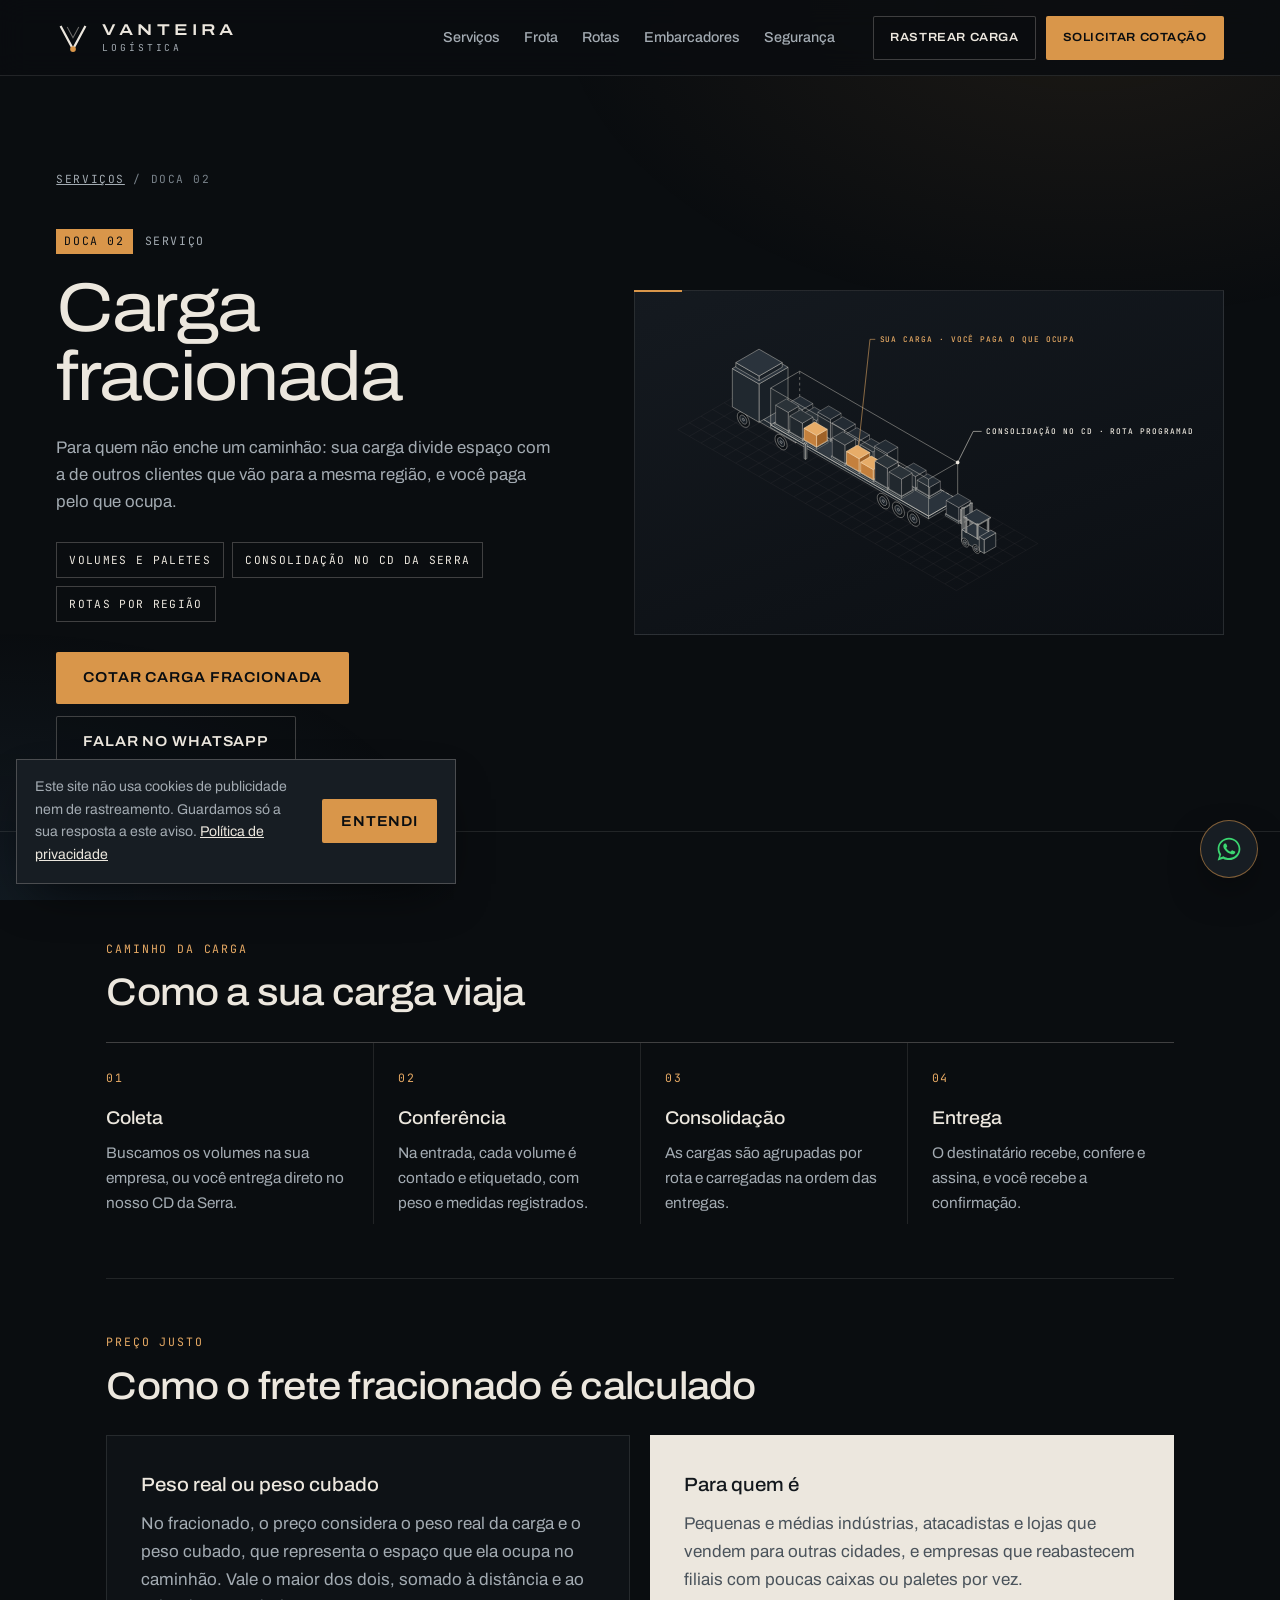
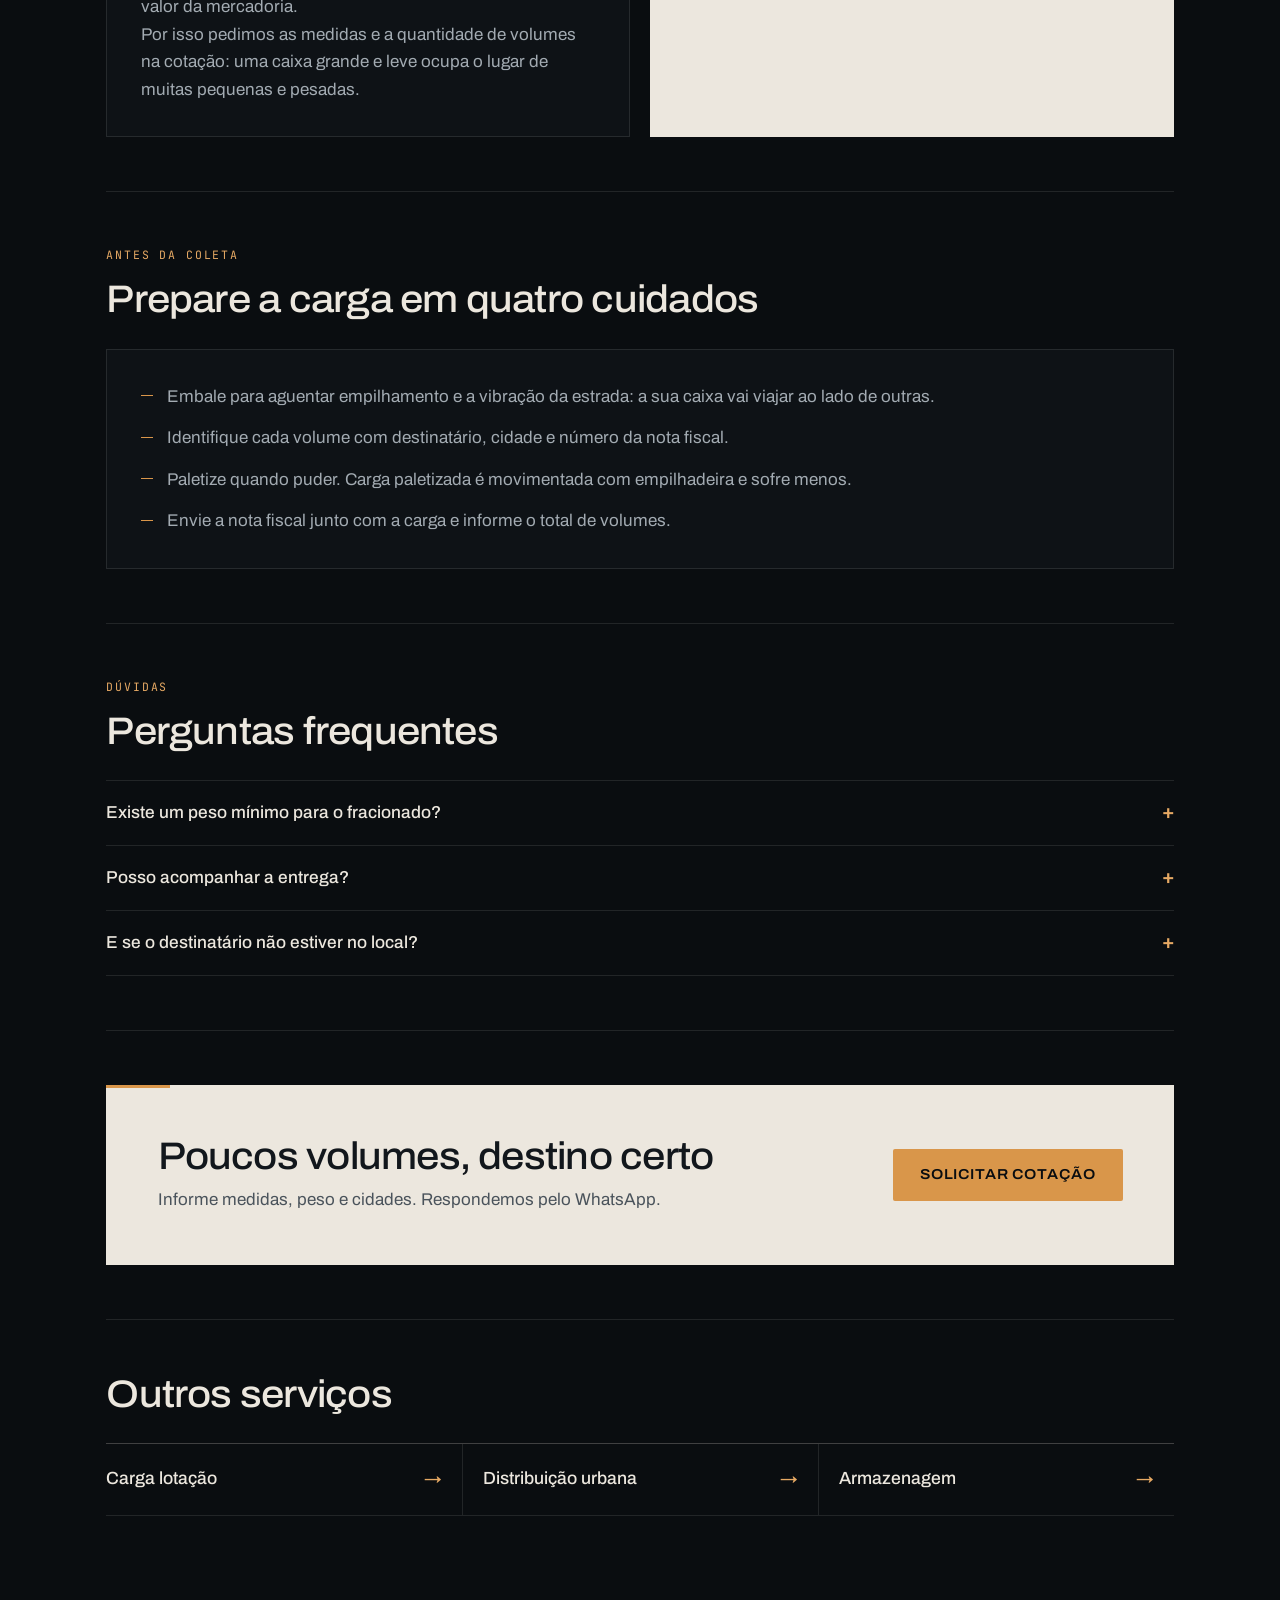
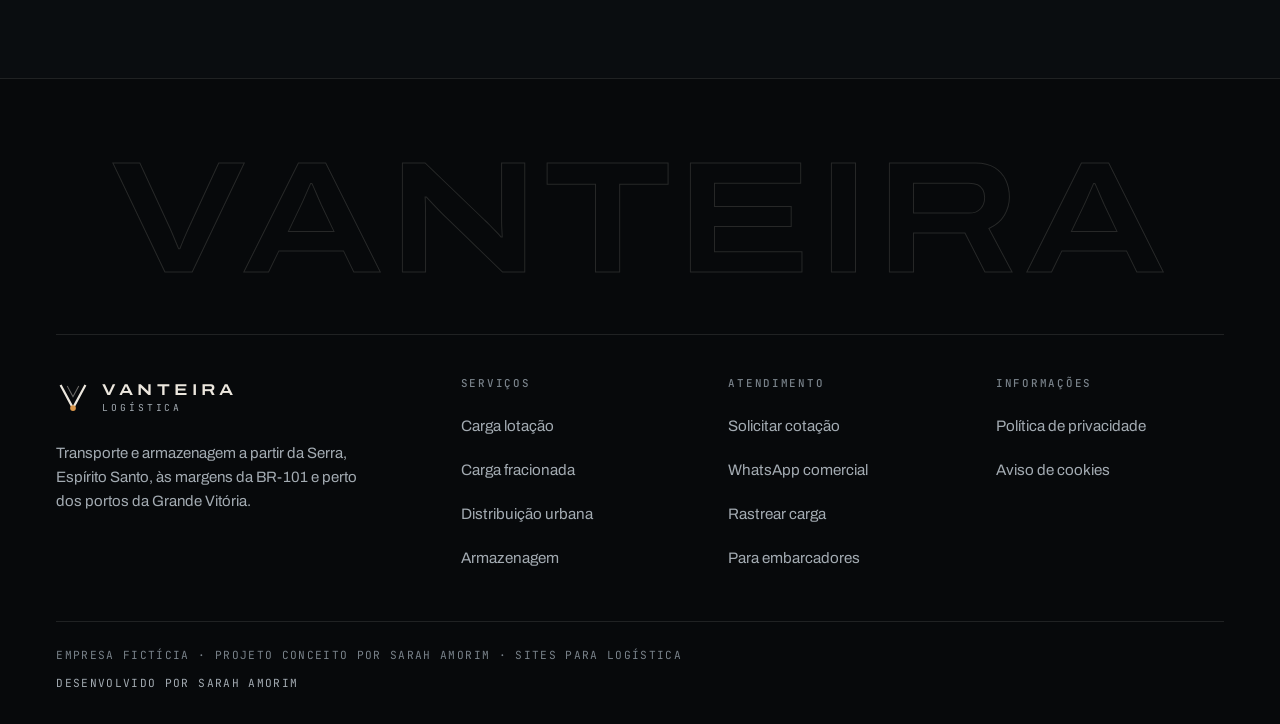
<file: servicos/carga-fracionada.html>
<!doctype html>
<html lang="pt-BR">
<head>
<meta charset="utf-8">
<meta name="viewport" content="width=device-width, initial-scale=1">
<title>Carga fracionada saindo da Serra (ES) · Vanteira Logística</title>
<meta name="description" content="Envie alguns volumes ou paletes e pague pelo espaço que ocupa. Consolidação no CD da Serra (ES) e rotas para ES, MG, RJ e sul da Bahia.">
<meta name="theme-color" content="#0A0D10">
<link rel="canonical" href="https://sarahamorimcosta.github.io/vanteira-logistica/servicos/carga-fracionada.html">
<meta property="og:url" content="https://sarahamorimcosta.github.io/vanteira-logistica/servicos/carga-fracionada.html">
<meta property="og:image" content="https://sarahamorimcosta.github.io/vanteira-logistica/assets/og.jpg">
<meta property="og:type" content="website">
<meta property="og:locale" content="pt_BR">
<meta property="og:title" content="Carga fracionada · Vanteira Logística">
<meta property="og:description" content="Sua carga divide o caminhão e você paga pelo que ocupa.">
<link rel="icon" href="../assets/favicon.svg" type="image/svg+xml">
<script>if(!window.matchMedia('(prefers-reduced-motion: reduce)').matches){document.documentElement.classList.add('mov');}</script>
<link rel="preconnect" href="https://fonts.googleapis.com">
<link rel="preconnect" href="https://fonts.gstatic.com" crossorigin>
<link rel="stylesheet" href="https://fonts.googleapis.com/css2?family=Archivo:wdth,wght@62..125,300..700&family=JetBrains+Mono:wght@400;500&display=swap">
<link rel="stylesheet" href="../estilo.css">
</head>
<body class="pagina">
<a class="pular" href="#conteudo">Pular para o conteúdo</a>
<div class="ambiente-pagina" aria-hidden="true"></div>
<!-- @defs -->
<svg width="0" height="0" style="position:absolute" aria-hidden="true" focusable="false">
  <defs>
    <pattern id="p-pontos" width="18" height="18" patternUnits="userSpaceOnUse"><circle cx="1" cy="1" r=".9" fill="rgba(236,231,222,.16)"/></pattern>
    <symbol id="s-marca" viewBox="0 0 40 40"><path d="M6 7L20 33L34 7" fill="none" stroke="currentColor" stroke-width="2.6" stroke-linecap="square"/><path d="M13.2 7L20 19.6L26.8 7" fill="none" stroke="currentColor" stroke-width="1.2" opacity=".45"/><circle cx="20" cy="33" r="3.4" fill="#D9964A"/></symbol>
    <symbol id="i-seta" viewBox="0 0 24 24"><path d="M4 12h15M13 6l6 6-6 6" fill="none" stroke="currentColor" stroke-width="1.6"/></symbol>
    <symbol id="i-baixar" viewBox="0 0 24 24"><path d="M12 4v11M7 10l5 5 5-5M5 19h14" fill="none" stroke="currentColor" stroke-width="1.6"/></symbol>
    <symbol id="i-escudo" viewBox="0 0 48 48"><path d="M24 5L39 10V22C39 32 32.5 39.5 24 43C15.5 39.5 9 32 9 22V10Z" fill="none" stroke="currentColor" stroke-width="1.4"/><path d="M17 24L22 29L31 19" fill="none" stroke="currentColor" stroke-width="1.4"/></symbol>
    <symbol id="i-rota" viewBox="0 0 48 48"><circle cx="11" cy="37" r="4" fill="none" stroke="currentColor" stroke-width="1.4"/><circle cx="37" cy="11" r="4" fill="none" stroke="currentColor" stroke-width="1.4"/><path d="M15 37H30C34 37 36 34.5 36 31.5S34 26 30 26H18C14 26 12 23.5 12 20.5S14 15 18 15H33" fill="none" stroke="currentColor" stroke-width="1.4" stroke-dasharray="3 3"/></symbol>
    <symbol id="i-chave" viewBox="0 0 48 48"><circle cx="24" cy="24" r="15" fill="none" stroke="currentColor" stroke-width="1.4"/><circle cx="24" cy="24" r="5" fill="none" stroke="currentColor" stroke-width="1.4"/><path d="M24 9v6M24 33v6M9 24h6M33 24h6M13.4 13.4l4.2 4.2M30.4 30.4l4.2 4.2M13.4 34.6l4.2-4.2M30.4 17.6l4.2-4.2" stroke="currentColor" stroke-width="1.4"/></symbol>
    <symbol id="i-sinal" viewBox="0 0 48 48"><circle cx="24" cy="30" r="3.5" fill="none" stroke="currentColor" stroke-width="1.4"/><path d="M16 22a11 11 0 0 1 16 0M10.5 16.5a19 19 0 0 1 27 0M24 34v9" fill="none" stroke="currentColor" stroke-width="1.4"/></symbol>
    <symbol id="i-whats" viewBox="0 0 32 32"><path fill="currentColor" d="M16 3C8.8 3 3 8.7 3 15.8c0 2.5.7 4.9 2 7L3 29l6.4-2c2 1.1 4.3 1.7 6.6 1.7 7.2 0 13-5.7 13-12.8S23.2 3 16 3zm0 23.4c-2.1 0-4.1-.6-5.9-1.7l-.4-.3-3.8 1.2 1.2-3.7-.3-.4c-1.2-1.8-1.8-3.9-1.8-6.1C5 9.9 9.9 5.1 16 5.1S27 9.9 27 15.8s-4.9 10.6-11 10.6zm6-7.9c-.3-.2-1.9-1-2.2-1.1-.3-.1-.5-.2-.7.2-.2.3-.8 1-1 1.2-.2.2-.4.2-.7.1-.3-.2-1.4-.5-2.6-1.6-1-.9-1.6-1.9-1.8-2.2-.2-.3 0-.5.1-.7l.5-.6c.2-.2.2-.4.3-.6.1-.2 0-.4 0-.6l-1-2.4c-.3-.6-.5-.5-.7-.5h-.6c-.2 0-.6.1-.9.4-.3.3-1.2 1.1-1.2 2.7s1.2 3.2 1.4 3.4c.2.2 2.4 3.6 5.8 5 .8.3 1.4.5 1.9.7.8.3 1.5.2 2.1.1.6-.1 1.9-.8 2.2-1.5.3-.7.3-1.4.2-1.5-.1-.2-.3-.3-.6-.4z"/></symbol>
  </defs>
</svg>
<!-- /@defs -->
<!-- @cabecalho -->
<header class="topo" id="topo">
  <a class="marca" href="../index.html" aria-label="Vanteira Logística, página inicial">
    <svg class="marca-simbolo" viewBox="0 0 40 40" aria-hidden="true" focusable="false"><use href="#s-marca"/></svg>
    <span class="marca-nome" aria-hidden="true">VANTEIRA<small>Logística</small></span>
  </a>
  
  <button class="menu-botao" type="button" aria-expanded="false" aria-controls="menu">
    <span class="menu-icone" aria-hidden="true"><i></i><i></i></span>
    <span class="menu-rotulo">Menu</span>
  </button>
  <nav class="menu" id="menu" aria-label="Principal">
    <ul>
      <li><a href="../index.html#servicos">Serviços</a></li>
      <li><a href="../index.html#frota">Frota</a></li>
      <li><a href="../index.html#rotas">Rotas</a></li>
      <li><a href="../index.html#embarcadores">Embarcadores</a></li>
      <li><a href="../index.html#seguranca">Segurança</a></li>
    </ul>
    <div class="menu-acoes">
      <a class="botao botao-fantasma" href="#" data-rastrear>Rastrear carga</a>
      <a class="botao botao-primario" href="../index.html#cotacao">Solicitar cotação</a>
    </div>
  </nav>
</header>
<!-- /@cabecalho -->

<main id="conteudo">
  <section class="pagina-heroi" aria-labelledby="titulo">
    <div class="pagina-heroi-grade">
      <div>
        <p class="trilha"><a href="../index.html#servicos">Serviços</a> / Doca 02</p>
        <p class="rotulo-hora"><span>Doca 02</span> Serviço</p>
        <h1 id="titulo">Carga fracionada</h1>
        <p class="lead">Para quem não enche um caminhão: sua carga divide espaço com a de outros clientes que vão para a mesma região, e você paga pelo que ocupa.</p>
        <ul class="chips" aria-label="Destaques">
          <li>Volumes e paletes</li><li>Consolidação no CD da Serra</li><li>Rotas por região</li>
        </ul>
        <div class="acoes">
          <a class="botao botao-primario" href="../index.html?servico=fracionada#cotacao">Cotar carga fracionada</a>
          <a class="botao botao-claro" href="#" data-whats="Olá, Vanteira! Quero uma cotação de carga fracionada.">Falar no WhatsApp</a>
        </div>
      </div>
      <div class="pagina-arte"><!-- @des-fracionada -->
<svg class="des des-iso" viewBox="-190.8 -149.1 746.2 399.9" role="img" aria-label="Desenho técnico: baú de carreta com paletes de vários clientes, os da sua empresa destacados em cobre, dividindo o espaço" focusable="false"><g stroke="rgba(236,231,222,.075)" stroke-width=".8"><line x1="-57.6" y1="-61.8" x2="-172.8" y2="4.8" stroke="rgba(236,231,222,.075)" stroke-width="0.8"/><line x1="-41.1" y1="-52.2" x2="-156.3" y2="14.2" stroke="rgba(236,231,222,.075)" stroke-width="0.8"/><line x1="-24.7" y1="-42.8" x2="-139.9" y2="23.8" stroke="rgba(236,231,222,.075)" stroke-width="0.8"/><line x1="-8.2" y1="-33.2" x2="-123.4" y2="33.2" stroke="rgba(236,231,222,.075)" stroke-width="0.8"/><line x1="8.2" y1="-23.8" x2="-107" y2="42.8" stroke="rgba(236,231,222,.075)" stroke-width="0.8"/><line x1="24.7" y1="-14.2" x2="-90.5" y2="52.2" stroke="rgba(236,231,222,.075)" stroke-width="0.8"/><line x1="41.1" y1="-4.8" x2="-74" y2="61.8" stroke="rgba(236,231,222,.075)" stroke-width="0.8"/><line x1="57.6" y1="4.8" x2="-57.6" y2="71.2" stroke="rgba(236,231,222,.075)" stroke-width="0.8"/><line x1="74" y1="14.2" x2="-41.1" y2="80.8" stroke="rgba(236,231,222,.075)" stroke-width="0.8"/><line x1="90.5" y1="23.8" x2="-24.7" y2="90.2" stroke="rgba(236,231,222,.075)" stroke-width="0.8"/><line x1="107" y1="33.2" x2="-8.2" y2="99.8" stroke="rgba(236,231,222,.075)" stroke-width="0.8"/><line x1="123.4" y1="42.8" x2="8.2" y2="109.2" stroke="rgba(236,231,222,.075)" stroke-width="0.8"/><line x1="139.9" y1="52.2" x2="24.7" y2="118.8" stroke="rgba(236,231,222,.075)" stroke-width="0.8"/><line x1="156.3" y1="61.8" x2="41.1" y2="128.2" stroke="rgba(236,231,222,.075)" stroke-width="0.8"/><line x1="172.8" y1="71.2" x2="57.6" y2="137.8" stroke="rgba(236,231,222,.075)" stroke-width="0.8"/><line x1="189.2" y1="80.8" x2="74" y2="147.2" stroke="rgba(236,231,222,.075)" stroke-width="0.8"/><line x1="205.7" y1="90.2" x2="90.5" y2="156.8" stroke="rgba(236,231,222,.075)" stroke-width="0.8"/><line x1="222.1" y1="99.8" x2="107" y2="166.2" stroke="rgba(236,231,222,.075)" stroke-width="0.8"/><line x1="238.6" y1="109.2" x2="123.4" y2="175.8" stroke="rgba(236,231,222,.075)" stroke-width="0.8"/><line x1="255" y1="118.8" x2="139.9" y2="185.2" stroke="rgba(236,231,222,.075)" stroke-width="0.8"/><line x1="271.5" y1="128.2" x2="156.3" y2="194.8" stroke="rgba(236,231,222,.075)" stroke-width="0.8"/><line x1="288" y1="137.8" x2="172.8" y2="204.2" stroke="rgba(236,231,222,.075)" stroke-width="0.8"/><line x1="304.4" y1="147.2" x2="189.2" y2="213.8" stroke="rgba(236,231,222,.075)" stroke-width="0.8"/><line x1="320.9" y1="156.8" x2="205.7" y2="223.2" stroke="rgba(236,231,222,.075)" stroke-width="0.8"/><line x1="337.3" y1="166.2" x2="222.1" y2="232.8" stroke="rgba(236,231,222,.075)" stroke-width="0.8"/><line x1="-57.6" y1="-61.8" x2="337.3" y2="166.2" stroke="rgba(236,231,222,.075)" stroke-width="0.8"/><line x1="-74" y1="-52.2" x2="320.9" y2="175.8" stroke="rgba(236,231,222,.075)" stroke-width="0.8"/><line x1="-90.5" y1="-42.8" x2="304.4" y2="185.2" stroke="rgba(236,231,222,.075)" stroke-width="0.8"/><line x1="-107" y1="-33.2" x2="288" y2="194.8" stroke="rgba(236,231,222,.075)" stroke-width="0.8"/><line x1="-123.4" y1="-23.8" x2="271.5" y2="204.2" stroke="rgba(236,231,222,.075)" stroke-width="0.8"/><line x1="-139.9" y1="-14.2" x2="255" y2="213.8" stroke="rgba(236,231,222,.075)" stroke-width="0.8"/><line x1="-156.3" y1="-4.8" x2="238.6" y2="223.2" stroke="rgba(236,231,222,.075)" stroke-width="0.8"/><line x1="-172.8" y1="4.8" x2="222.1" y2="232.8" stroke="rgba(236,231,222,.075)" stroke-width="0.8"/></g><g stroke="rgba(236,231,222,.62)" stroke-width="0.9" stroke-linejoin="round"><polygon points="23.9,6.2 -5.8,23.3 -5.8,16.6 23.9,-0.5" fill="#192027"/><polygon points="-91.3,-26.1 -5.8,23.3 -5.8,16.6 -91.3,-32.8" fill="#20282F"/><polygon points="-61.7,-49.9 23.9,-0.5 -5.8,16.6 -91.3,-32.8" fill="#2A333C"/></g><g stroke="rgba(236,231,222,.6)" stroke-width=".9"><polygon points="-71.2,-4.5 -71.5,-6.8 -72.1,-9.2 -73.1,-11.7 -74.5,-14 -76.1,-16.2 -77.9,-17.9 -79.8,-19.3 -81.7,-20.1 -83.5,-20.4 -85.1,-20.2 -86.5,-19.4 -87.5,-18.1 -88.1,-16.4 -88.4,-14.3 -88.1,-12 -87.5,-9.6 -86.5,-7.1 -85.1,-4.8 -83.5,-2.6 -81.7,-0.9 -79.8,0.5 -77.9,1.3 -76.1,1.6 -74.5,1.4 -73.1,0.6 -72.1,-0.7 -71.5,-2.4" fill="#0C1014"/><polygon points="-74.8,-6.5 -75,-7.9 -75.3,-9.3 -75.9,-10.7 -76.7,-12.1 -77.7,-13.3 -78.7,-14.4 -79.8,-15.1 -80.9,-15.6 -82,-15.8 -82.9,-15.7 -83.7,-15.2 -84.3,-14.5 -84.6,-13.5 -84.8,-12.3 -84.6,-10.9 -84.3,-9.5 -83.7,-8.1 -82.9,-6.7 -82,-5.5 -80.9,-4.5 -79.8,-3.7 -78.7,-3.2 -77.7,-3 -76.7,-3.1 -75.9,-3.6 -75.3,-4.3 -75,-5.3" fill="#1A2128"/><polygon points="-78.3,-8.5 -78.3,-8.9 -78.4,-9.4 -78.6,-9.8 -78.8,-10.2 -79.1,-10.6 -79.5,-10.9 -79.8,-11.2 -80.1,-11.3 -80.5,-11.4 -80.8,-11.3 -81,-11.2 -81.2,-11 -81.3,-10.7 -81.3,-10.3 -81.3,-9.9 -81.2,-9.4 -81,-9 -80.8,-8.6 -80.5,-8.2 -80.1,-7.9 -79.8,-7.6 -79.5,-7.5 -79.1,-7.4 -78.8,-7.5 -78.6,-7.6 -78.4,-7.8 -78.3,-8.1" fill="#2A333C"/></g><g stroke="rgba(236,231,222,.62)" stroke-width="0.9" stroke-linejoin="round"><polygon points="-16.5,-29.4 -57.6,-5.7 -57.6,-59.9 -16.5,-83.6" fill="#192027"/><polygon points="-95.4,-27.5 -57.6,-5.7 -57.6,-59.9 -95.4,-81.7" fill="#20282F"/><polygon points="-54.3,-105.5 -16.5,-83.6 -57.6,-59.9 -95.4,-81.7" fill="#2A333C"/></g><g stroke="rgba(236,231,222,.62)" stroke-width="0.9" stroke-linejoin="round"><polygon points="-24.7,-83.6 -57.6,-64.6 -57.6,-71.2 -24.7,-90.2" fill="#192027"/><polygon points="-90.5,-83.6 -57.6,-64.6 -57.6,-71.2 -90.5,-90.2" fill="#20282F"/><polygon points="-57.6,-109.2 -24.7,-90.2 -57.6,-71.2 -90.5,-90.2" fill="#2A333C"/></g><g stroke="rgba(236,231,222,.62)" stroke-width="0.9" stroke-linejoin="round"><polygon points="223.8,107.3 182.6,131.1 182.6,127.3 223.8,103.5" fill="#192027"/><polygon points="-41.1,1.9 182.6,131.1 182.6,127.3 -41.1,-1.9" fill="#20282F"/><polygon points="0,-25.6 223.8,103.5 182.6,127.3 -41.1,-1.9" fill="#2A333C"/></g><line x1="0" y1="-25.7" x2="0" y2="-77.9" stroke="rgba(236,231,222,.55)" stroke-width="1" stroke-dasharray="4 4"/><line x1="0" y1="-25.7" x2="-41.1" y2="-1.9" stroke="rgba(236,231,222,.55)" stroke-width="1" stroke-dasharray="4 4"/><line x1="0" y1="-25.7" x2="223.8" y2="103.5" stroke="rgba(236,231,222,.55)" stroke-width="1" stroke-dasharray="4 4"/><g stroke="rgba(236,231,222,.62)" stroke-width="0.7" stroke-linejoin="round"><polygon points="19.9,-11.3 3.5,-1.8 3.5,-4.5 19.9,-14" fill="#192027"/><polygon points="-15.6,-12.8 3.5,-1.8 3.5,-4.5 -15.6,-15.5" fill="#20282F"/><polygon points="0.8,-25 19.9,-14 3.5,-4.5 -15.6,-15.5" fill="#2A333C"/></g><g stroke="rgba(236,231,222,.46)" stroke-width="0.9" stroke-linejoin="round"><polygon points="18.6,-14 3.5,-5.2 3.5,-23.5 18.6,-32.2" fill="#141A20"/><polygon points="-14.3,-15.5 3.5,-5.2 3.5,-23.5 -14.3,-33.7" fill="#1A2128"/><polygon points="0.8,-42.5 18.6,-32.2 3.5,-23.5 -14.3,-33.7" fill="#232B33"/></g><g stroke="rgba(236,231,222,.62)" stroke-width="0.7" stroke-linejoin="round"><polygon points="0.2,0.1 -16.3,9.6 -16.3,6.9 0.2,-2.6" fill="#192027"/><polygon points="-35.4,-1.4 -16.3,9.6 -16.3,6.9 -35.4,-4.1" fill="#20282F"/><polygon points="-18.9,-13.6 0.2,-2.6 -16.3,6.9 -35.4,-4.1" fill="#2A333C"/></g><g stroke="rgba(236,231,222,.46)" stroke-width="0.9" stroke-linejoin="round"><polygon points="-1.2,-2.6 -16.3,6.2 -16.3,-19.7 -1.2,-28.4" fill="#141A20"/><polygon points="-34.1,-4.1 -16.3,6.2 -16.3,-19.7 -34.1,-29.9" fill="#1A2128"/><polygon points="-18.9,-38.7 -1.2,-28.4 -16.3,-19.7 -34.1,-29.9" fill="#232B33"/></g><g stroke="rgba(236,231,222,.62)" stroke-width="0.7" stroke-linejoin="round"><polygon points="40,0.3 23.5,9.8 23.5,7.1 40,-2.4" fill="#192027"/><polygon points="4.4,-1.2 23.5,9.8 23.5,7.1 4.4,-3.9" fill="#20282F"/><polygon points="20.9,-13.4 40,-2.4 23.5,7.1 4.4,-3.9" fill="#2A333C"/></g><g stroke="rgba(236,231,222,.46)" stroke-width="0.9" stroke-linejoin="round"><polygon points="38.7,-2.4 23.5,6.4 23.5,-8.1 38.7,-16.8" fill="#141A20"/><polygon points="5.8,-3.9 23.5,6.4 23.5,-8.1 5.8,-18.3" fill="#1A2128"/><polygon points="20.9,-27.1 38.7,-16.8 23.5,-8.1 5.8,-18.3" fill="#232B33"/></g><g stroke="rgba(236,231,222,.62)" stroke-width="0.7" stroke-linejoin="round"><polygon points="20.2,11.7 3.8,21.2 3.8,18.5 20.2,9" fill="#192027"/><polygon points="-15.3,10.2 3.8,21.2 3.8,18.5 -15.3,7.5" fill="#20282F"/><polygon points="1.2,-2 20.2,9 3.8,18.5 -15.3,7.5" fill="#2A333C"/></g><g stroke="rgba(236,231,222,.46)" stroke-width="0.9" stroke-linejoin="round"><polygon points="18.9,9 3.8,17.8 3.8,-4.3 18.9,-13" fill="#141A20"/><polygon points="-14,7.5 3.8,17.8 3.8,-4.3 -14,-14.5" fill="#1A2128"/><polygon points="1.2,-23.3 18.9,-13 3.8,-4.3 -14,-14.5" fill="#232B33"/></g><g stroke="rgba(236,231,222,.62)" stroke-width="0.7" stroke-linejoin="round"><polygon points="60.1,11.9 43.6,21.4 43.6,18.7 60.1,9.2" fill="#192027"/><polygon points="24.5,10.4 43.6,21.4 43.6,18.7 24.5,7.7" fill="#20282F"/><polygon points="41,-1.8 60.1,9.2 43.6,18.7 24.5,7.7" fill="#2A333C"/></g><g stroke="rgba(236,231,222,.46)" stroke-width="0.9" stroke-linejoin="round"><polygon points="58.7,9.2 43.6,18 43.6,-9.8 58.7,-18.5" fill="#141A20"/><polygon points="25.8,7.7 43.6,18 43.6,-9.8 25.8,-20" fill="#1A2128"/><polygon points="41,-28.8 58.7,-18.5 43.6,-9.8 25.8,-20" fill="#232B33"/></g><g stroke="rgba(236,231,222,.62)" stroke-width="0.7" stroke-linejoin="round"><polygon points="40.3,23.3 23.9,32.8 23.9,30.1 40.3,20.6" fill="#192027"/><polygon points="4.8,21.8 23.9,32.8 23.9,30.1 4.8,19.1" fill="#20282F"/><polygon points="21.2,9.6 40.3,20.6 23.9,30.1 4.8,19.1" fill="#2A333C"/></g><g stroke="#F6D3A6" stroke-width="0.9" stroke-linejoin="round"><polygon points="39,20.6 23.9,29.4 23.9,13 39,4.3" fill="#9C5D22"/><polygon points="6.1,19.1 23.9,29.4 23.9,13 6.1,2.8" fill="#C27C38"/><polygon points="21.2,-6 39,4.3 23.9,13 6.1,2.8" fill="#E6A964"/></g><g stroke="rgba(236,231,222,.62)" stroke-width="0.7" stroke-linejoin="round"><polygon points="80.1,23.5 63.7,33 63.7,30.3 80.1,20.8" fill="#192027"/><polygon points="44.6,21.9 63.7,33 63.7,30.3 44.6,19.3" fill="#20282F"/><polygon points="61,9.8 80.1,20.8 63.7,30.3 44.6,19.3" fill="#2A333C"/></g><g stroke="rgba(236,231,222,.46)" stroke-width="0.9" stroke-linejoin="round"><polygon points="78.8,20.8 63.7,29.5 63.7,5.6 78.8,-3.1" fill="#141A20"/><polygon points="45.9,19.3 63.7,29.5 63.7,5.6 45.9,-4.7" fill="#1A2128"/><polygon points="61,-13.4 78.8,-3.1 63.7,5.6 45.9,-4.7" fill="#232B33"/></g><g stroke="rgba(236,231,222,.62)" stroke-width="0.7" stroke-linejoin="round"><polygon points="100.2,35.1 83.8,44.6 83.8,41.9 100.2,32.4" fill="#192027"/><polygon points="64.7,33.5 83.8,44.6 83.8,41.9 64.7,30.9" fill="#20282F"/><polygon points="81.1,21.4 100.2,32.4 83.8,41.9 64.7,30.9" fill="#2A333C"/></g><g stroke="rgba(236,231,222,.46)" stroke-width="0.9" stroke-linejoin="round"><polygon points="98.9,32.4 83.8,41.1 83.8,21 98.9,12.3" fill="#141A20"/><polygon points="66,30.9 83.8,41.1 83.8,21 66,10.7" fill="#1A2128"/><polygon points="81.1,2 98.9,12.3 83.8,21 66,10.7" fill="#232B33"/></g><g stroke="rgba(236,231,222,.62)" stroke-width="0.7" stroke-linejoin="round"><polygon points="80.5,46.5 64,56 64,53.3 80.5,43.8" fill="#192027"/><polygon points="44.9,44.9 64,56 64,53.3 44.9,42.3" fill="#20282F"/><polygon points="61.4,32.8 80.5,43.8 64,53.3 44.9,42.3" fill="#2A333C"/></g><g stroke="rgba(236,231,222,.46)" stroke-width="0.9" stroke-linejoin="round"><polygon points="79.1,43.8 64,52.5 64,26.7 79.1,18" fill="#141A20"/><polygon points="46.2,42.3 64,52.5 64,26.7 46.2,16.4" fill="#1A2128"/><polygon points="61.4,7.7 79.1,18 64,26.7 46.2,16.4" fill="#232B33"/></g><g stroke="rgba(236,231,222,.62)" stroke-width="0.7" stroke-linejoin="round"><polygon points="120.3,46.6 103.8,56.1 103.8,53.5 120.3,44" fill="#192027"/><polygon points="84.7,45.1 103.8,56.1 103.8,53.5 84.7,42.5" fill="#20282F"/><polygon points="101.2,33 120.3,44 103.8,53.5 84.7,42.5" fill="#2A333C"/></g><g stroke="rgba(236,231,222,.46)" stroke-width="0.9" stroke-linejoin="round"><polygon points="119,44 103.8,52.7 103.8,36.4 119,27.6" fill="#141A20"/><polygon points="86.1,42.5 103.8,52.7 103.8,36.4 86.1,26.1" fill="#1A2128"/><polygon points="101.2,17.4 119,27.6 103.8,36.4 86.1,26.1" fill="#232B33"/></g><g stroke="rgba(236,231,222,.62)" stroke-width="0.7" stroke-linejoin="round"><polygon points="100.5,58 84.1,67.5 84.1,64.9 100.5,55.4" fill="#192027"/><polygon points="65,56.5 84.1,67.5 84.1,64.9 65,53.9" fill="#20282F"/><polygon points="81.4,44.4 100.5,55.4 84.1,64.9 65,53.9" fill="#2A333C"/></g><g stroke="#F6D3A6" stroke-width="0.9" stroke-linejoin="round"><polygon points="99.2,55.4 84.1,64.1 84.1,45.9 99.2,37.1" fill="#9C5D22"/><polygon points="66.3,53.9 84.1,64.1 84.1,45.9 66.3,35.6" fill="#C27C38"/><polygon points="81.4,26.9 99.2,37.1 84.1,45.9 66.3,35.6" fill="#E6A964"/></g><g stroke="rgba(236,231,222,.62)" stroke-width="0.7" stroke-linejoin="round"><polygon points="140.4,58.2 123.9,67.7 123.9,65.1 140.4,55.6" fill="#192027"/><polygon points="104.8,56.7 123.9,67.7 123.9,65.1 104.8,54.1" fill="#20282F"/><polygon points="121.3,44.6 140.4,55.6 123.9,65.1 104.8,54.1" fill="#2A333C"/></g><g stroke="rgba(236,231,222,.46)" stroke-width="0.9" stroke-linejoin="round"><polygon points="139,55.6 123.9,64.3 123.9,38.5 139,29.7" fill="#141A20"/><polygon points="106.1,54.1 123.9,64.3 123.9,38.5 106.1,28.2" fill="#1A2128"/><polygon points="121.3,19.5 139,29.7 123.9,38.5 106.1,28.2" fill="#232B33"/></g><g stroke="rgba(236,231,222,.62)" stroke-width="0.7" stroke-linejoin="round"><polygon points="120.6,69.6 104.2,79.1 104.2,76.5 120.6,67" fill="#192027"/><polygon points="85.1,68.1 104.2,79.1 104.2,76.5 85.1,65.5" fill="#20282F"/><polygon points="101.5,56 120.6,67 104.2,76.5 85.1,65.5" fill="#2A333C"/></g><g stroke="#F6D3A6" stroke-width="0.9" stroke-linejoin="round"><polygon points="119.3,67 104.2,75.7 104.2,61.3 119.3,52.5" fill="#9C5D22"/><polygon points="86.4,65.5 104.2,75.7 104.2,61.3 86.4,51" fill="#C27C38"/><polygon points="101.5,42.3 119.3,52.5 104.2,61.3 86.4,51" fill="#E6A964"/></g><g stroke="rgba(236,231,222,.62)" stroke-width="0.7" stroke-linejoin="round"><polygon points="140.7,81.2 124.2,90.7 124.2,88.1 140.7,78.6" fill="#192027"/><polygon points="105.1,79.7 124.2,90.7 124.2,88.1 105.1,77" fill="#20282F"/><polygon points="121.6,67.5 140.7,78.6 124.2,88.1 105.1,77" fill="#2A333C"/></g><g stroke="rgba(236,231,222,.46)" stroke-width="0.9" stroke-linejoin="round"><polygon points="139.4,78.6 124.2,87.3 124.2,59.6 139.4,50.8" fill="#141A20"/><polygon points="106.5,77 124.2,87.3 124.2,59.6 106.5,49.3" fill="#1A2128"/><polygon points="121.6,40.6 139.4,50.8 124.2,59.6 106.5,49.3" fill="#232B33"/></g><g stroke="rgba(236,231,222,.62)" stroke-width="0.7" stroke-linejoin="round"><polygon points="180.5,81.4 164.1,90.9 164.1,88.3 180.5,78.8" fill="#192027"/><polygon points="145,79.9 164.1,90.9 164.1,88.3 145,77.2" fill="#20282F"/><polygon points="161.4,67.7 180.5,78.8 164.1,88.3 145,77.2" fill="#2A333C"/></g><g stroke="rgba(236,231,222,.46)" stroke-width="0.9" stroke-linejoin="round"><polygon points="179.2,78.8 164.1,87.5 164.1,71.2 179.2,62.4" fill="#141A20"/><polygon points="146.3,77.2 164.1,87.5 164.1,71.2 146.3,60.9" fill="#1A2128"/><polygon points="161.4,52.2 179.2,62.4 164.1,71.2 146.3,60.9" fill="#232B33"/></g><g stroke="rgba(236,231,222,.62)" stroke-width="0.7" stroke-linejoin="round"><polygon points="160.8,92.8 144.3,102.3 144.3,99.7 160.8,90.2" fill="#192027"/><polygon points="125.2,91.3 144.3,102.3 144.3,99.7 125.2,88.6" fill="#20282F"/><polygon points="141.7,79.1 160.8,90.2 144.3,99.7 125.2,88.6" fill="#2A333C"/></g><g stroke="rgba(236,231,222,.46)" stroke-width="0.9" stroke-linejoin="round"><polygon points="159.4,90.2 144.3,98.9 144.3,75 159.4,66.2" fill="#141A20"/><polygon points="126.5,88.6 144.3,98.9 144.3,75 126.5,64.7" fill="#1A2128"/><polygon points="141.7,56 159.4,66.2 144.3,75 126.5,64.7" fill="#232B33"/></g><g stroke="rgba(236,231,222,.62)" stroke-width="0.7" stroke-linejoin="round"><polygon points="200.6,93 184.1,102.5 184.1,99.8 200.6,90.3" fill="#192027"/><polygon points="165,91.5 184.1,102.5 184.1,99.8 165,88.8" fill="#20282F"/><polygon points="181.5,79.3 200.6,90.3 184.1,99.8 165,88.8" fill="#2A333C"/></g><g stroke="rgba(236,231,222,.46)" stroke-width="0.9" stroke-linejoin="round"><polygon points="199.3,90.3 184.1,99.1 184.1,86.5 199.3,77.8" fill="#141A20"/><polygon points="166.4,88.8 184.1,99.1 184.1,86.5 166.4,76.3" fill="#1A2128"/><polygon points="181.5,67.5 199.3,77.8 184.1,86.5 166.4,76.3" fill="#232B33"/></g><polygon points="-41.1,-1.9 182.6,127.3 182.6,75.1 -41.1,-54.1" fill="rgba(236,231,222,.03)"/><line x1="-41.1" y1="-1.9" x2="-41.1" y2="-54.1" stroke="rgba(236,231,222,.55)" stroke-width="1"/><line x1="0" y1="-77.9" x2="-41.1" y2="-54.1" stroke="rgba(236,231,222,.55)" stroke-width="1"/><line x1="0" y1="-77.9" x2="223.8" y2="51.3" stroke="rgba(236,231,222,.55)" stroke-width="1"/><line x1="223.8" y1="103.5" x2="223.8" y2="51.3" stroke="rgba(236,231,222,.55)" stroke-width="1"/><line x1="223.8" y1="103.5" x2="182.6" y2="127.3" stroke="rgba(236,231,222,.55)" stroke-width="1"/><line x1="-41.1" y1="-1.9" x2="182.6" y2="127.3" stroke="rgba(236,231,222,.55)" stroke-width="1"/><line x1="182.6" y1="127.3" x2="182.6" y2="75.1" stroke="rgba(236,231,222,.55)" stroke-width="1"/><line x1="223.8" y1="51.3" x2="182.6" y2="75.1" stroke="rgba(236,231,222,.55)" stroke-width="1"/><line x1="-41.1" y1="-54.1" x2="182.6" y2="75.1" stroke="rgba(236,231,222,.55)" stroke-width="1"/><g stroke="rgba(236,231,222,.62)" stroke-width="0.9" stroke-linejoin="round"><polygon points="10.2,45.8 8.2,46.9 8.2,25.1 10.2,23.9" fill="#192027"/><polygon points="6.3,45.8 8.2,46.9 8.2,25.1 6.3,23.9" fill="#20282F"/><polygon points="8.2,22.8 10.2,23.9 8.2,25.1 6.3,23.9" fill="#2A333C"/></g><g stroke="rgba(236,231,222,.6)" stroke-width=".9"><polygon points="-17.8,27.4 -18,25 -18.6,22.6 -19.6,20.1 -21,17.8 -22.6,15.7 -24.4,13.9 -26.3,12.5 -28.2,11.7 -30,11.4 -31.7,11.6 -33,12.4 -34,13.7 -34.7,15.4 -34.9,17.5 -34.7,19.8 -34,22.3 -33,24.7 -31.7,27.1 -30,29.2 -28.2,31 -26.3,32.3 -24.4,33.2 -22.6,33.5 -21,33.2 -19.6,32.4 -18.6,31.2 -18,29.4" fill="#0C1014"/><polygon points="-21.4,25.3 -21.5,23.9 -21.9,22.5 -22.4,21.1 -23.2,19.7 -24.2,18.5 -25.2,17.5 -26.3,16.7 -27.4,16.2 -28.5,16 -29.4,16.2 -30.2,16.6 -30.8,17.4 -31.2,18.4 -31.3,19.6 -31.2,20.9 -30.8,22.3 -30.2,23.8 -29.4,25.1 -28.5,26.3 -27.4,27.4 -26.3,28.2 -25.2,28.6 -24.2,28.8 -23.2,28.7 -22.4,28.2 -21.9,27.5 -21.5,26.5" fill="#1A2128"/><polygon points="-24.8,23.3 -24.8,22.9 -24.9,22.4 -25.1,22 -25.4,21.6 -25.7,21.2 -26,20.9 -26.3,20.6 -26.7,20.5 -27,20.4 -27.3,20.5 -27.5,20.6 -27.7,20.8 -27.8,21.2 -27.9,21.5 -27.8,21.9 -27.7,22.4 -27.5,22.8 -27.3,23.3 -27,23.6 -26.7,24 -26.3,24.2 -26,24.4 -25.7,24.4 -25.4,24.4 -25.1,24.2 -24.9,24 -24.8,23.7" fill="#2A333C"/></g><g stroke="rgba(236,231,222,.6)" stroke-width=".9"><polygon points="127,111 126.8,108.6 126.2,106.2 125.2,103.7 123.8,101.4 122.2,99.3 120.4,97.5 118.5,96.1 116.6,95.3 114.8,95 113.1,95.2 111.8,96 110.8,97.3 110.1,99 109.9,101.1 110.1,103.4 110.8,105.9 111.8,108.3 113.1,110.7 114.8,112.8 116.6,114.6 118.5,115.9 120.4,116.8 122.2,117.1 123.8,116.8 125.2,116 126.2,114.8 126.8,113" fill="#0C1014"/><polygon points="123.4,108.9 123.3,107.5 122.9,106.1 122.4,104.7 121.6,103.3 120.6,102.1 119.6,101.1 118.5,100.3 117.4,99.8 116.3,99.6 115.4,99.8 114.6,100.2 114,101 113.6,102 113.5,103.2 113.6,104.5 114,105.9 114.6,107.4 115.4,108.7 116.3,109.9 117.4,111 118.5,111.8 119.6,112.2 120.6,112.4 121.6,112.3 122.4,111.8 122.9,111.1 123.3,110.1" fill="#1A2128"/><polygon points="120,106.9 120,106.5 119.9,106 119.7,105.6 119.4,105.2 119.1,104.8 118.8,104.5 118.5,104.2 118.1,104.1 117.8,104 117.5,104.1 117.3,104.2 117.1,104.4 117,104.8 116.9,105.1 117,105.5 117.1,106 117.3,106.4 117.5,106.9 117.8,107.2 118.1,107.6 118.5,107.8 118.8,108 119.1,108 119.4,108 119.7,107.8 119.9,107.6 120,107.3" fill="#2A333C"/></g><g stroke="rgba(236,231,222,.6)" stroke-width=".9"><polygon points="148.4,123.3 148.2,121 147.6,118.5 146.6,116.1 145.2,113.7 143.6,111.6 141.8,109.8 139.9,108.5 138,107.6 136.2,107.3 134.5,107.6 133.2,108.3 132.2,109.6 131.5,111.4 131.3,113.4 131.5,115.8 132.2,118.2 133.2,120.7 134.5,123 136.2,125.1 138,126.9 139.9,128.2 141.8,129.1 143.6,129.4 145.2,129.2 146.6,128.4 147.6,127.1 148.2,125.4" fill="#0C1014"/><polygon points="144.8,121.2 144.7,119.9 144.3,118.5 143.7,117 143,115.7 142,114.5 141,113.4 139.9,112.6 138.8,112.1 137.7,112 136.8,112.1 136,112.6 135.4,113.3 135,114.3 134.9,115.5 135,116.9 135.4,118.3 136,119.7 136.8,121.1 137.7,122.3 138.8,123.3 139.9,124.1 141,124.6 142,124.8 143,124.6 143.7,124.2 144.3,123.4 144.7,122.4" fill="#1A2128"/><polygon points="141.4,119.3 141.4,118.8 141.3,118.4 141.1,118 140.8,117.5 140.5,117.2 140.2,116.8 139.9,116.6 139.5,116.4 139.2,116.4 138.9,116.4 138.7,116.6 138.5,116.8 138.4,117.1 138.3,117.5 138.4,117.9 138.5,118.3 138.7,118.8 138.9,119.2 139.2,119.6 139.5,119.9 139.9,120.1 140.2,120.3 140.5,120.4 140.8,120.3 141.1,120.2 141.3,119.9 141.4,119.6" fill="#2A333C"/></g><g stroke="rgba(236,231,222,.6)" stroke-width=".9"><polygon points="169.8,135.7 169.6,133.3 169,130.9 167.9,128.4 166.6,126.1 165,124 163.2,122.2 161.3,120.8 159.3,120 157.5,119.7 155.9,119.9 154.6,120.7 153.5,122 152.9,123.7 152.7,125.8 152.9,128.1 153.5,130.6 154.6,133 155.9,135.4 157.5,137.5 159.3,139.3 161.3,140.6 163.2,141.5 165,141.8 166.6,141.5 167.9,140.7 169,139.5 169.6,137.7" fill="#0C1014"/><polygon points="166.2,133.6 166.1,132.2 165.7,130.8 165.1,129.4 164.3,128 163.4,126.8 162.4,125.8 161.3,125 160.1,124.5 159.1,124.3 158.2,124.5 157.4,124.9 156.8,125.7 156.4,126.7 156.3,127.9 156.4,129.2 156.8,130.6 157.4,132.1 158.2,133.4 159.1,134.6 160.1,135.7 161.3,136.5 162.4,136.9 163.4,137.1 164.3,137 165.1,136.5 165.7,135.8 166.1,134.8" fill="#1A2128"/><polygon points="162.8,131.6 162.8,131.2 162.6,130.7 162.5,130.3 162.2,129.9 161.9,129.5 161.6,129.2 161.3,128.9 160.9,128.8 160.6,128.7 160.3,128.8 160,128.9 159.9,129.1 159.8,129.5 159.7,129.8 159.8,130.2 159.9,130.7 160,131.1 160.3,131.6 160.6,131.9 160.9,132.3 161.3,132.5 161.6,132.7 161.9,132.7 162.2,132.7 162.5,132.5 162.6,132.3 162.8,132" fill="#2A333C"/></g><g class="garfo-sobe"><g stroke="rgba(236,231,222,.62)" stroke-width="0.7" stroke-linejoin="round"><polygon points="243.4,127.2 225.3,137.7 225.3,135 243.4,124.5" fill="#192027"/><polygon points="206.3,126.7 225.3,137.7 225.3,135 206.3,124.1" fill="#20282F"/><polygon points="224.4,113.6 243.4,124.5 225.3,135 206.3,124.1" fill="#2A333C"/></g><g stroke="rgba(236,231,222,.46)" stroke-width="0.9" stroke-linejoin="round"><polygon points="242,124.5 225.3,134.2 225.3,115.2 242,105.5" fill="#141A20"/><polygon points="207.7,124.1 225.3,134.2 225.3,115.2 207.7,105.1" fill="#1A2128"/><polygon points="224.4,95.4 242,105.5 225.3,115.2 207.7,105.1" fill="#232B33"/></g><g stroke="rgba(236,231,222,.62)" stroke-width="0.9" stroke-linejoin="round"><polygon points="243,130.2 228.9,138.4 228.9,118.5 243,110.3" fill="#192027"/><polygon points="227.9,137.8 228.9,138.4 228.9,118.5 227.9,117.9" fill="#20282F"/><polygon points="242,109.7 243,110.3 228.9,118.5 227.9,117.9" fill="#2A333C"/></g></g><g stroke="rgba(236,231,222,.62)" stroke-width="0.9" stroke-linejoin="round"><polygon points="244.7,156.3 242.7,157.4 242.7,109.9 244.7,108.8" fill="#192027"/><polygon points="241.1,156.5 242.7,157.4 242.7,109.9 241.1,109" fill="#20282F"/><polygon points="243,107.8 244.7,108.8 242.7,109.9 241.1,109" fill="#2A333C"/></g><g stroke="rgba(236,231,222,.62)" stroke-width="0.9" stroke-linejoin="round"><polygon points="233.2,162.9 231.2,164.1 231.2,116.6 233.2,115.4" fill="#192027"/><polygon points="229.5,163.1 231.2,164.1 231.2,116.6 229.5,115.6" fill="#20282F"/><polygon points="231.5,114.5 233.2,115.4 231.2,116.6 229.5,115.6" fill="#2A333C"/></g><g stroke="rgba(236,231,222,.62)" stroke-width="0.9" stroke-linejoin="round"><polygon points="268,150.8 266.9,151.4 266.9,130.5 268,129.9" fill="#192027"/><polygon points="265.7,150.8 266.9,151.4 266.9,130.5 265.7,129.9" fill="#20282F"/><polygon points="266.9,129.2 268,129.9 266.9,130.5 265.7,129.9" fill="#2A333C"/></g><g stroke="rgba(236,231,222,.62)" stroke-width="0.9" stroke-linejoin="round"><polygon points="251.9,141.5 250.8,142.1 250.8,121.2 251.9,120.6" fill="#192027"/><polygon points="249.6,141.5 250.8,142.1 250.8,121.2 249.6,120.6" fill="#20282F"/><polygon points="250.8,119.9 251.9,120.6 250.8,121.2 249.6,120.6" fill="#2A333C"/></g><g stroke="rgba(236,231,222,.62)" stroke-width="0.9" stroke-linejoin="round"><polygon points="273.1,168 256.7,177.5 256.7,161.9 273.1,152.4" fill="#192027"/><polygon points="230,162.1 256.7,177.5 256.7,161.9 230,146.5" fill="#20282F"/><polygon points="246.5,137 273.1,152.4 256.7,161.9 230,146.5" fill="#2A333C"/></g><g stroke="rgba(236,231,222,.62)" stroke-width="0.9" stroke-linejoin="round"><polygon points="270.3,130.4 252.2,140.9 252.2,139.6 270.3,129.1" fill="#192027"/><polygon points="232.5,129.5 252.2,140.9 252.2,139.6 232.5,128.2" fill="#20282F"/><polygon points="250.6,117.7 270.3,129.1 252.2,139.6 232.5,128.2" fill="#2A333C"/></g><g stroke="rgba(236,231,222,.62)" stroke-width="0.9" stroke-linejoin="round"><polygon points="253.1,159.4 251.9,160.1 251.9,139.2 253.1,138.5" fill="#192027"/><polygon points="250.8,159.4 251.9,160.1 251.9,139.2 250.8,138.5" fill="#20282F"/><polygon points="251.9,137.8 253.1,138.5 251.9,139.2 250.8,138.5" fill="#2A333C"/></g><g stroke="rgba(236,231,222,.62)" stroke-width="0.9" stroke-linejoin="round"><polygon points="236.9,150.1 235.8,150.8 235.8,129.9 236.9,129.2" fill="#192027"/><polygon points="234.6,150.1 235.8,150.8 235.8,129.9 234.6,129.2" fill="#20282F"/><polygon points="235.8,128.5 236.9,129.2 235.8,129.9 234.6,129.2" fill="#2A333C"/></g><g stroke="rgba(236,231,222,.62)" stroke-width="0.9" stroke-linejoin="round"><polygon points="277.8,170.6 261.3,180.1 261.3,160.7 277.8,151.2" fill="#192027"/><polygon points="254.4,176.1 261.3,180.1 261.3,160.7 254.4,156.8" fill="#20282F"/><polygon points="270.8,147.2 277.8,151.2 261.3,160.7 254.4,156.8" fill="#2A333C"/></g><g stroke="rgba(236,231,222,.6)" stroke-width=".9"><polygon points="255,176.7 254.9,175.4 254.6,173.9 254,172.5 253.2,171.2 252.2,170 251.2,168.9 250.1,168.1 249,167.7 248,167.5 247,167.6 246.2,168.1 245.7,168.8 245.3,169.8 245.2,171 245.3,172.3 245.7,173.8 246.2,175.2 247,176.5 248,177.7 249,178.8 250.1,179.5 251.2,180 252.2,180.2 253.2,180.1 254,179.6 254.6,178.9 254.9,177.9" fill="#0C1014"/><polygon points="253,175.5 252.9,174.7 252.7,173.9 252.3,173.1 251.9,172.3 251.4,171.6 250.7,171 250.1,170.5 249.5,170.3 248.9,170.2 248.3,170.2 247.9,170.5 247.5,170.9 247.3,171.5 247.2,172.2 247.3,173 247.5,173.8 247.9,174.6 248.3,175.4 248.9,176.1 249.5,176.7 250.1,177.2 250.7,177.4 251.4,177.5 251.9,177.5 252.3,177.2 252.7,176.8 252.9,176.2" fill="#1A2128"/><polygon points="251,174.4 251,174.1 250.9,173.9 250.8,173.6 250.7,173.4 250.5,173.1 250.3,173 250.1,172.8 249.9,172.7 249.7,172.7 249.6,172.7 249.4,172.8 249.3,172.9 249.2,173.1 249.2,173.3 249.2,173.6 249.3,173.8 249.4,174.1 249.6,174.3 249.7,174.6 249.9,174.7 250.1,174.9 250.3,175 250.5,175 250.7,175 250.8,174.9 250.9,174.8 251,174.6" fill="#2A333C"/></g><g stroke="rgba(236,231,222,.6)" stroke-width=".9"><polygon points="239.4,167.7 239.3,166.3 238.9,164.9 238.3,163.5 237.6,162.1 236.6,160.9 235.6,159.9 234.5,159.1 233.4,158.6 232.3,158.5 231.4,158.6 230.6,159 230,159.8 229.7,160.8 229.5,162 229.7,163.3 230,164.7 230.6,166.2 231.4,167.5 232.3,168.7 233.4,169.7 234.5,170.5 235.6,171 236.6,171.2 237.6,171.1 238.3,170.6 238.9,169.9 239.3,168.9" fill="#0C1014"/><polygon points="237.3,166.5 237.3,165.7 237.1,164.9 236.7,164.1 236.3,163.3 235.7,162.6 235.1,162 234.5,161.5 233.8,161.2 233.2,161.1 232.7,161.2 232.2,161.5 231.9,161.9 231.7,162.5 231.6,163.2 231.7,163.9 231.9,164.8 232.2,165.6 232.7,166.4 233.2,167.1 233.8,167.7 234.5,168.1 235.1,168.4 235.7,168.5 236.3,168.4 236.7,168.2 237.1,167.7 237.3,167.2" fill="#1A2128"/><polygon points="235.4,165.3 235.3,165.1 235.3,164.8 235.2,164.6 235,164.3 234.9,164.1 234.7,163.9 234.5,163.8 234.3,163.7 234.1,163.7 233.9,163.7 233.8,163.8 233.7,163.9 233.6,164.1 233.6,164.3 233.6,164.6 233.7,164.8 233.8,165.1 233.9,165.3 234.1,165.5 234.3,165.7 234.5,165.9 234.7,165.9 234.9,166 235,165.9 235.2,165.9 235.3,165.7 235.3,165.6" fill="#2A333C"/></g><g><circle cx="83.1" cy="30.9" r="2.6" fill="#E6A964"/><polyline points="83.1,30.9 99.6,-123.1 107.1,-123.1" fill="none" stroke="#E6A964" stroke-width=".8"/><text x="113.1" y="-119.1" text-anchor="start" style="font-family:'JetBrains Mono',ui-monospace,monospace;font-size:11px;letter-spacing:.12em;font-weight:500;fill:#E6A964">SUA CARGA · VOCÊ PAGA O QUE OCUPA</text></g><g><circle cx="223.8" cy="51.3" r="2.6" fill="#ECE7DE"/><polyline points="223.8,51.3 245.8,7.3 257.8,7.3" fill="none" stroke="#ECE7DE" stroke-width=".8"/><text x="263.8" y="11.3" text-anchor="start" style="font-family:'JetBrains Mono',ui-monospace,monospace;font-size:11px;letter-spacing:.12em;font-weight:500;fill:#ECE7DE">CONSOLIDAÇÃO NO CD · ROTA PROGRAMADA</text></g></svg>
<!-- /@des-fracionada --></div>
    </div>
  </section>

  <div class="pagina-corpo">
    <div class="largura">
      <section class="secao-pagina" aria-labelledby="como">
        <p class="kicker">Caminho da carga</p>
        <h2 id="como">Como a sua carga viaja</h2>
        <ol class="passos">
          <li><h3>Coleta</h3><p>Buscamos os volumes na sua empresa, ou você entrega direto no nosso CD da Serra.</p></li>
          <li><h3>Conferência</h3><p>Na entrada, cada volume é contado e etiquetado, com peso e medidas registrados.</p></li>
          <li><h3>Consolidação</h3><p>As cargas são agrupadas por rota e carregadas na ordem das entregas.</p></li>
          <li><h3>Entrega</h3><p>O destinatário recebe, confere e assina, e você recebe a confirmação.</p></li>
        </ol>
      </section>

      <section class="secao-pagina" aria-labelledby="frete">
        <p class="kicker">Preço justo</p>
        <h2 id="frete">Como o frete fracionado é calculado</h2>
        <div class="duas-colunas">
          <div class="cartao">
            <h3>Peso real ou peso cubado</h3>
            <p>No fracionado, o preço considera o peso real da carga e o peso cubado, que representa o espaço que ela ocupa no caminhão. Vale o maior dos dois, somado à distância e ao valor da mercadoria.</p>
            <p>Por isso pedimos as medidas e a quantidade de volumes na cotação: uma caixa grande e leve ocupa o lugar de muitas pequenas e pesadas.</p>
          </div>
          <div class="cartao cartao-escuro">
            <h3>Para quem é</h3>
            <p>Pequenas e médias indústrias, atacadistas e lojas que vendem para outras cidades, e empresas que reabastecem filiais com poucas caixas ou paletes por vez.</p>
          </div>
        </div>
      </section>

      <section class="secao-pagina" aria-labelledby="preparo">
        <p class="kicker">Antes da coleta</p>
        <h2 id="preparo">Prepare a carga em quatro cuidados</h2>
        <div class="cartao">
          <ul class="lista-pontos">
            <li>Embale para aguentar empilhamento e a vibração da estrada: a sua caixa vai viajar ao lado de outras.</li>
            <li>Identifique cada volume com destinatário, cidade e número da nota fiscal.</li>
            <li>Paletize quando puder. Carga paletizada é movimentada com empilhadeira e sofre menos.</li>
            <li>Envie a nota fiscal junto com a carga e informe o total de volumes.</li>
          </ul>
        </div>
      </section>

      <section class="secao-pagina faq" aria-labelledby="duvidas">
        <p class="kicker">Dúvidas</p>
        <h2 id="duvidas">Perguntas frequentes</h2>
        <details><summary>Existe um peso mínimo para o fracionado?</summary><p>Consulte na cotação. Para cargas muito leves na Grande Vitória, a distribuição urbana pode compensar mais, e nós indicamos a melhor opção.</p></details>
        <details><summary>Posso acompanhar a entrega?</summary><p>Sim, pelo link de rastreamento e pelo atendimento no WhatsApp.</p></details>
        <details><summary>E se o destinatário não estiver no local?</summary><p>A carga volta para o CD e a reentrega é combinada com você.</p></details>
      </section>

      <section class="secao-pagina" aria-labelledby="cta">
        <div class="cta-faixa">
          <div><h2 id="cta">Poucos volumes, destino certo</h2><p>Informe medidas, peso e cidades. Respondemos pelo WhatsApp.</p></div>
          <div class="acoes"><a class="botao botao-primario" href="../index.html?servico=fracionada#cotacao">Solicitar cotação</a></div>
        </div>
      </section>

      <section class="secao-pagina" aria-labelledby="outros">
        <h2 id="outros">Outros serviços</h2>
        <ul class="outros">
          <li><a href="carga-lotacao.html">Carga lotação <span aria-hidden="true">→</span></a></li>
          <li><a href="distribuicao-urbana.html">Distribuição urbana <span aria-hidden="true">→</span></a></li>
          <li><a href="armazenagem.html">Armazenagem <span aria-hidden="true">→</span></a></li>
        </ul>
      </section>
    </div>
  </div>
</main>

<!-- @rodape -->
<footer class="rodape">
  <p class="rodape-palavra" aria-hidden="true">VANTEIRA</p>
  <div class="rodape-grade">
    <div class="rodape-marca">
      <a class="marca" href="../index.html" aria-label="Vanteira Logística, página inicial">
        <svg class="marca-simbolo" viewBox="0 0 40 40" aria-hidden="true" focusable="false"><use href="#s-marca"/></svg>
        <span class="marca-nome" aria-hidden="true">VANTEIRA<small>Logística</small></span>
      </a>
      <p>Transporte e armazenagem a partir da Serra, Espírito Santo, às margens da BR-101 e perto dos portos da Grande Vitória.</p>
    </div>
    <nav aria-label="Serviços">
      <h2 class="rodape-titulo">Serviços</h2>
      <ul>
        <li><a href="../servicos/carga-lotacao.html">Carga lotação</a></li>
        <li><a href="../servicos/carga-fracionada.html">Carga fracionada</a></li>
        <li><a href="../servicos/distribuicao-urbana.html">Distribuição urbana</a></li>
        <li><a href="../servicos/armazenagem.html">Armazenagem</a></li>
      </ul>
    </nav>
    <nav aria-label="Atendimento">
      <h2 class="rodape-titulo">Atendimento</h2>
      <ul>
        <li><a href="../index.html#cotacao">Solicitar cotação</a></li>
        <li><a href="#" data-whats="Olá, Vanteira! Vim pelo site e quero falar com o comercial.">WhatsApp comercial</a></li>
        <li><a href="#" data-rastrear>Rastrear carga</a></li>
        <li><a href="../index.html#embarcadores">Para embarcadores</a></li>
      </ul>
    </nav>
    <nav aria-label="Informações">
      <h2 class="rodape-titulo">Informações</h2>
      <ul>
        <li><a href="../privacidade.html">Política de privacidade</a></li>
        <li><button class="link-botao" type="button" data-preferencias-cookies>Aviso de cookies</button></li>
      </ul>
    </nav>
  </div>
  <p class="rodape-assinatura">Empresa fictícia · Projeto conceito por Sarah Amorim · Sites para Logística</p>
  <p class="rodape-autoria">Desenvolvido por Sarah Amorim</p>
</footer>

<a class="whats-flutuante" href="#" data-whats="Olá, Vanteira! Vim pelo site e quero falar com o comercial." aria-label="Conversar com a Vanteira no WhatsApp">
  <svg viewBox="0 0 32 32" aria-hidden="true" focusable="false"><use href="#i-whats"/></svg>
</a>

<div class="aviso-cookies" role="region" aria-label="Aviso de cookies" hidden>
  <p>Este site não usa cookies de publicidade nem de rastreamento. Guardamos só a sua resposta a este aviso. <a href="../privacidade.html">Política de privacidade</a></p>
  <button class="botao botao-primario" type="button" data-aceitar-cookies>Entendi</button>
</div>

<div class="toast" role="status" aria-live="polite"></div>
<!-- /@rodape -->
<script src="../script.js" defer></script>
</body>
</html>
</file>
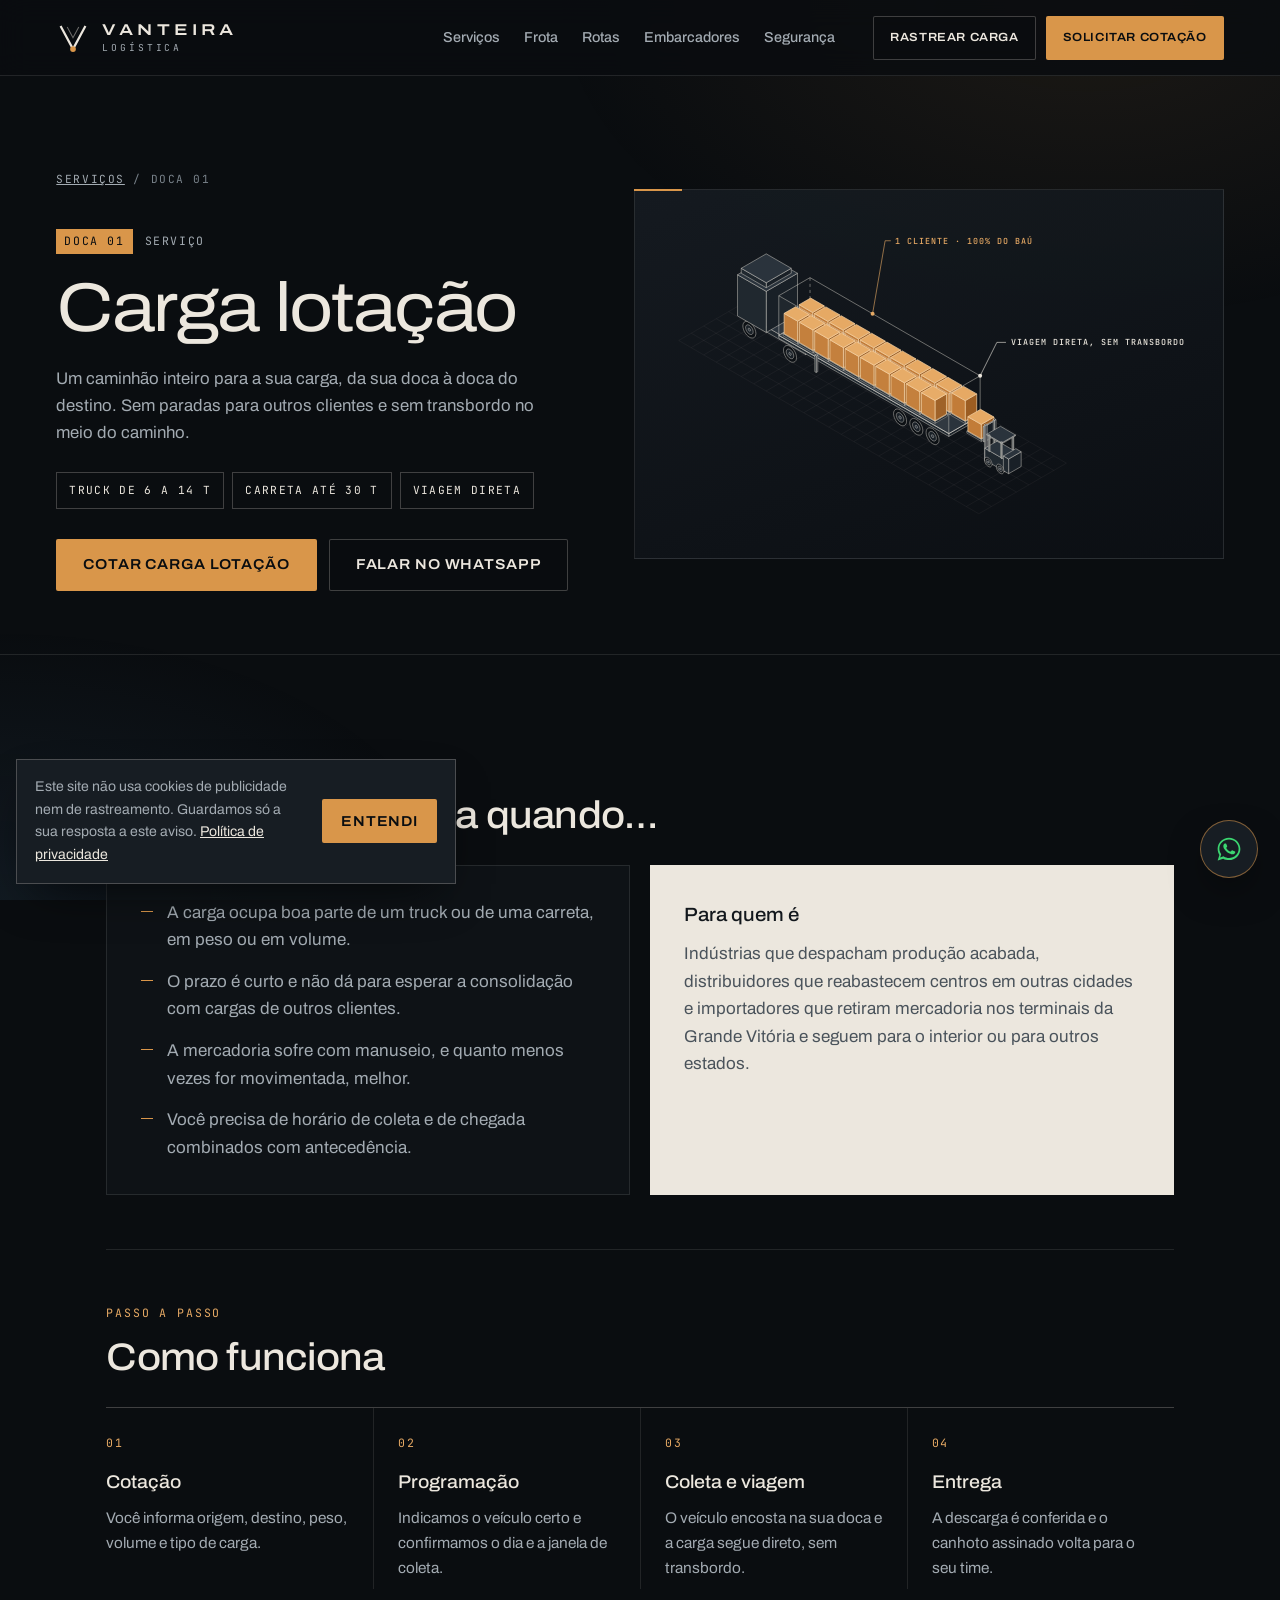
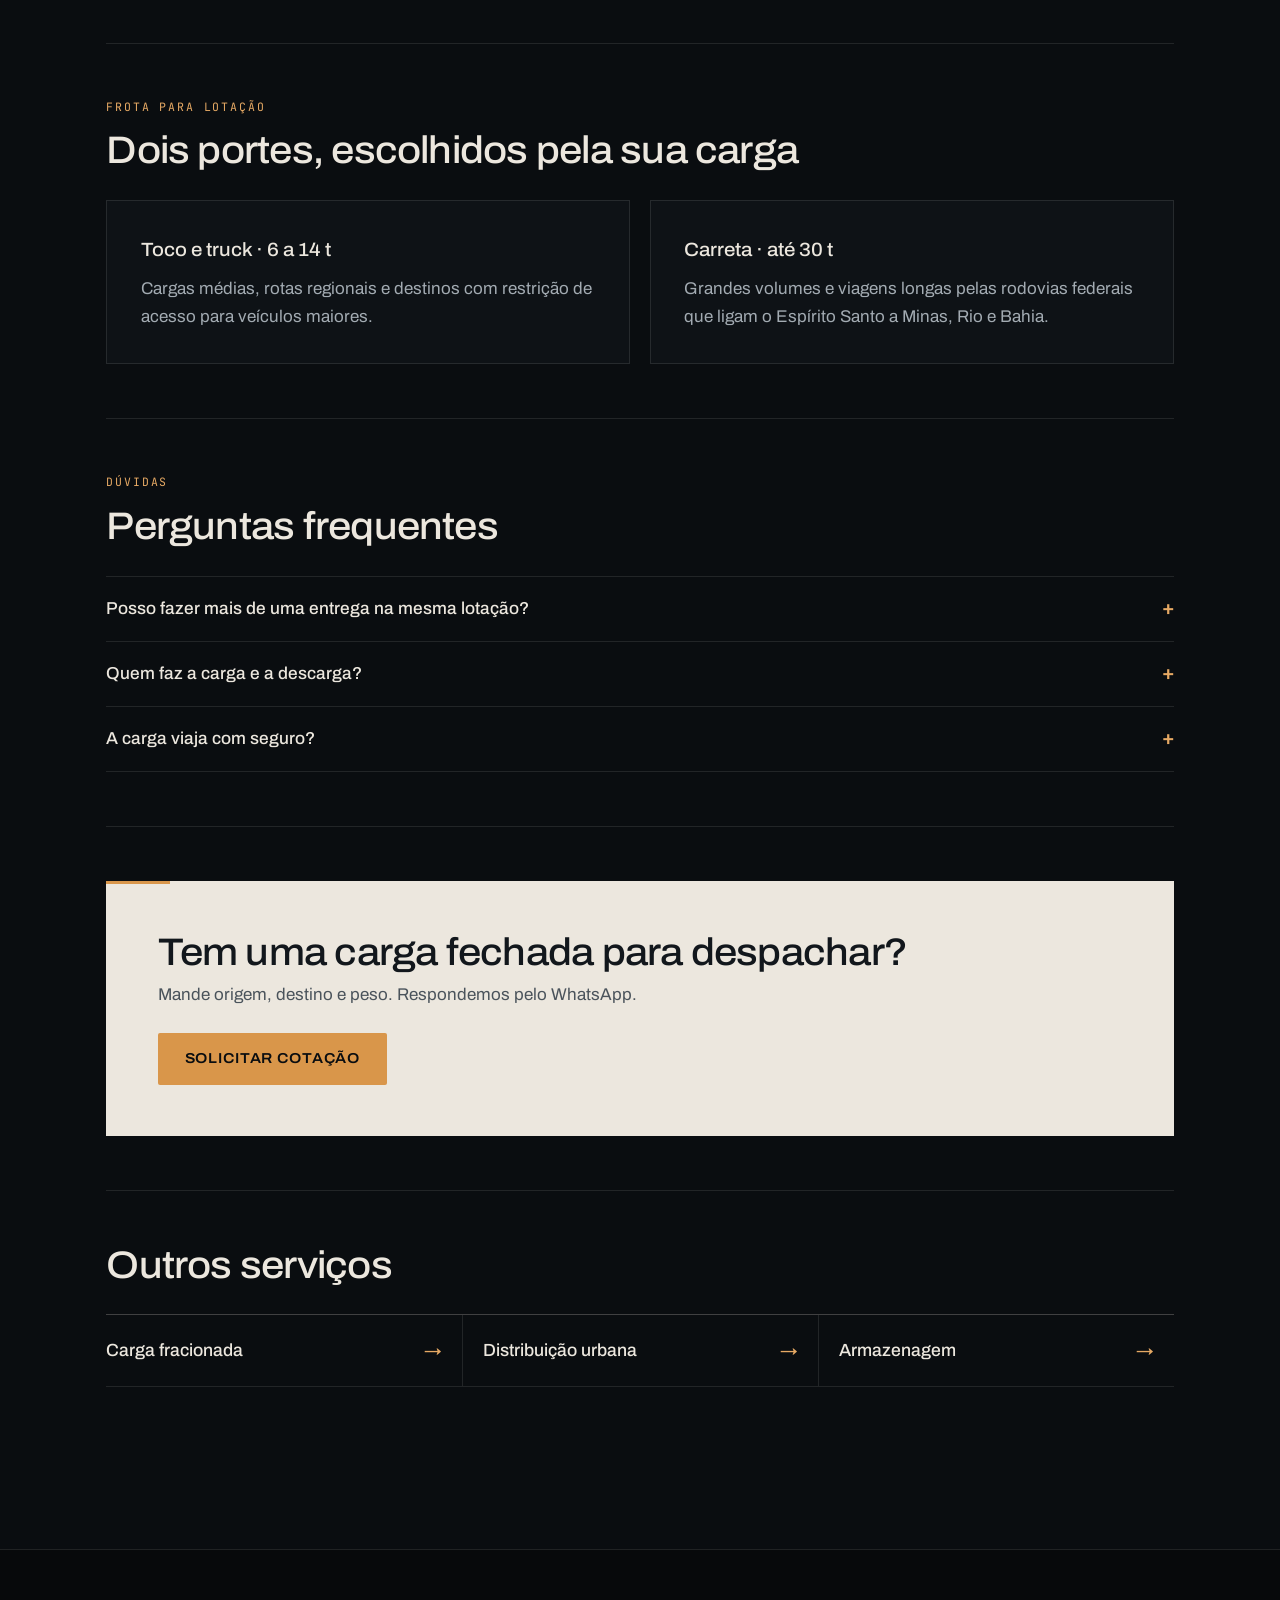
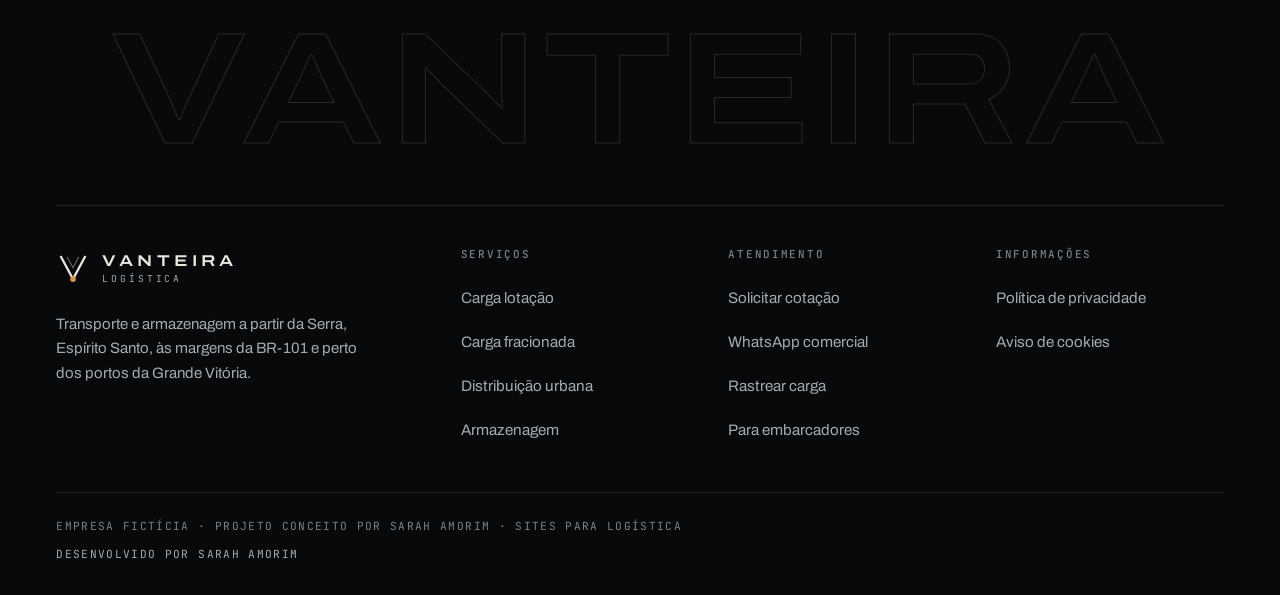
<file: servicos/carga-lotacao.html>
<!doctype html>
<html lang="pt-BR">
<head>
<meta charset="utf-8">
<meta name="viewport" content="width=device-width, initial-scale=1">
<title>Carga lotação no ES, MG, RJ e sul da BA · Vanteira Logística</title>
<meta name="description" content="Caminhão dedicado à sua carga, com coleta na sua doca e viagem direta, sem transbordo. Trucks de 6 a 14 t e carretas de até 30 t saindo da Serra (ES).">
<meta name="theme-color" content="#0A0D10">
<link rel="canonical" href="https://sarahamorimcosta.github.io/vanteira-logistica/servicos/carga-lotacao.html">
<meta property="og:url" content="https://sarahamorimcosta.github.io/vanteira-logistica/servicos/carga-lotacao.html">
<meta property="og:image" content="https://sarahamorimcosta.github.io/vanteira-logistica/assets/og.jpg">
<meta property="og:type" content="website">
<meta property="og:locale" content="pt_BR">
<meta property="og:title" content="Carga lotação · Vanteira Logística">
<meta property="og:description" content="Um caminhão inteiro para a sua carga, da sua doca à doca do destino.">
<link rel="icon" href="../assets/favicon.svg" type="image/svg+xml">
<script>if(!window.matchMedia('(prefers-reduced-motion: reduce)').matches){document.documentElement.classList.add('mov');}</script>
<link rel="preconnect" href="https://fonts.googleapis.com">
<link rel="preconnect" href="https://fonts.gstatic.com" crossorigin>
<link rel="stylesheet" href="https://fonts.googleapis.com/css2?family=Archivo:wdth,wght@62..125,300..700&family=JetBrains+Mono:wght@400;500&display=swap">
<link rel="stylesheet" href="../estilo.css">
</head>
<body class="pagina">
<a class="pular" href="#conteudo">Pular para o conteúdo</a>
<div class="ambiente-pagina" aria-hidden="true"></div>
<!-- @defs -->
<svg width="0" height="0" style="position:absolute" aria-hidden="true" focusable="false">
  <defs>
    <pattern id="p-pontos" width="18" height="18" patternUnits="userSpaceOnUse"><circle cx="1" cy="1" r=".9" fill="rgba(236,231,222,.16)"/></pattern>
    <symbol id="s-marca" viewBox="0 0 40 40"><path d="M6 7L20 33L34 7" fill="none" stroke="currentColor" stroke-width="2.6" stroke-linecap="square"/><path d="M13.2 7L20 19.6L26.8 7" fill="none" stroke="currentColor" stroke-width="1.2" opacity=".45"/><circle cx="20" cy="33" r="3.4" fill="#D9964A"/></symbol>
    <symbol id="i-seta" viewBox="0 0 24 24"><path d="M4 12h15M13 6l6 6-6 6" fill="none" stroke="currentColor" stroke-width="1.6"/></symbol>
    <symbol id="i-baixar" viewBox="0 0 24 24"><path d="M12 4v11M7 10l5 5 5-5M5 19h14" fill="none" stroke="currentColor" stroke-width="1.6"/></symbol>
    <symbol id="i-escudo" viewBox="0 0 48 48"><path d="M24 5L39 10V22C39 32 32.5 39.5 24 43C15.5 39.5 9 32 9 22V10Z" fill="none" stroke="currentColor" stroke-width="1.4"/><path d="M17 24L22 29L31 19" fill="none" stroke="currentColor" stroke-width="1.4"/></symbol>
    <symbol id="i-rota" viewBox="0 0 48 48"><circle cx="11" cy="37" r="4" fill="none" stroke="currentColor" stroke-width="1.4"/><circle cx="37" cy="11" r="4" fill="none" stroke="currentColor" stroke-width="1.4"/><path d="M15 37H30C34 37 36 34.5 36 31.5S34 26 30 26H18C14 26 12 23.5 12 20.5S14 15 18 15H33" fill="none" stroke="currentColor" stroke-width="1.4" stroke-dasharray="3 3"/></symbol>
    <symbol id="i-chave" viewBox="0 0 48 48"><circle cx="24" cy="24" r="15" fill="none" stroke="currentColor" stroke-width="1.4"/><circle cx="24" cy="24" r="5" fill="none" stroke="currentColor" stroke-width="1.4"/><path d="M24 9v6M24 33v6M9 24h6M33 24h6M13.4 13.4l4.2 4.2M30.4 30.4l4.2 4.2M13.4 34.6l4.2-4.2M30.4 17.6l4.2-4.2" stroke="currentColor" stroke-width="1.4"/></symbol>
    <symbol id="i-sinal" viewBox="0 0 48 48"><circle cx="24" cy="30" r="3.5" fill="none" stroke="currentColor" stroke-width="1.4"/><path d="M16 22a11 11 0 0 1 16 0M10.5 16.5a19 19 0 0 1 27 0M24 34v9" fill="none" stroke="currentColor" stroke-width="1.4"/></symbol>
    <symbol id="i-whats" viewBox="0 0 32 32"><path fill="currentColor" d="M16 3C8.8 3 3 8.7 3 15.8c0 2.5.7 4.9 2 7L3 29l6.4-2c2 1.1 4.3 1.7 6.6 1.7 7.2 0 13-5.7 13-12.8S23.2 3 16 3zm0 23.4c-2.1 0-4.1-.6-5.9-1.7l-.4-.3-3.8 1.2 1.2-3.7-.3-.4c-1.2-1.8-1.8-3.9-1.8-6.1C5 9.9 9.9 5.1 16 5.1S27 9.9 27 15.8s-4.9 10.6-11 10.6zm6-7.9c-.3-.2-1.9-1-2.2-1.1-.3-.1-.5-.2-.7.2-.2.3-.8 1-1 1.2-.2.2-.4.2-.7.1-.3-.2-1.4-.5-2.6-1.6-1-.9-1.6-1.9-1.8-2.2-.2-.3 0-.5.1-.7l.5-.6c.2-.2.2-.4.3-.6.1-.2 0-.4 0-.6l-1-2.4c-.3-.6-.5-.5-.7-.5h-.6c-.2 0-.6.1-.9.4-.3.3-1.2 1.1-1.2 2.7s1.2 3.2 1.4 3.4c.2.2 2.4 3.6 5.8 5 .8.3 1.4.5 1.9.7.8.3 1.5.2 2.1.1.6-.1 1.9-.8 2.2-1.5.3-.7.3-1.4.2-1.5-.1-.2-.3-.3-.6-.4z"/></symbol>
  </defs>
</svg>
<!-- /@defs -->
<!-- @cabecalho -->
<header class="topo" id="topo">
  <a class="marca" href="../index.html" aria-label="Vanteira Logística, página inicial">
    <svg class="marca-simbolo" viewBox="0 0 40 40" aria-hidden="true" focusable="false"><use href="#s-marca"/></svg>
    <span class="marca-nome" aria-hidden="true">VANTEIRA<small>Logística</small></span>
  </a>
  
  <button class="menu-botao" type="button" aria-expanded="false" aria-controls="menu">
    <span class="menu-icone" aria-hidden="true"><i></i><i></i></span>
    <span class="menu-rotulo">Menu</span>
  </button>
  <nav class="menu" id="menu" aria-label="Principal">
    <ul>
      <li><a href="../index.html#servicos">Serviços</a></li>
      <li><a href="../index.html#frota">Frota</a></li>
      <li><a href="../index.html#rotas">Rotas</a></li>
      <li><a href="../index.html#embarcadores">Embarcadores</a></li>
      <li><a href="../index.html#seguranca">Segurança</a></li>
    </ul>
    <div class="menu-acoes">
      <a class="botao botao-fantasma" href="#" data-rastrear>Rastrear carga</a>
      <a class="botao botao-primario" href="../index.html#cotacao">Solicitar cotação</a>
    </div>
  </nav>
</header>
<!-- /@cabecalho -->

<main id="conteudo">
  <section class="pagina-heroi" aria-labelledby="titulo">
    <div class="pagina-heroi-grade">
      <div>
        <p class="trilha"><a href="../index.html#servicos">Serviços</a> / Doca 01</p>
        <p class="rotulo-hora"><span>Doca 01</span> Serviço</p>
        <h1 id="titulo">Carga lotação</h1>
        <p class="lead">Um caminhão inteiro para a sua carga, da sua doca à doca do destino. Sem paradas para outros clientes e sem transbordo no meio do caminho.</p>
        <ul class="chips" aria-label="Destaques">
          <li>Truck de 6 a 14 t</li><li>Carreta até 30 t</li><li>Viagem direta</li>
        </ul>
        <div class="acoes">
          <a class="botao botao-primario" href="../index.html?servico=lotacao#cotacao">Cotar carga lotação</a>
          <a class="botao botao-claro" href="#" data-whats="Olá, Vanteira! Quero uma cotação de carga lotação.">Falar no WhatsApp</a>
        </div>
      </div>
      <div class="pagina-arte"><!-- @des-lotacao -->
<svg class="des des-iso" viewBox="-190.8 -152.4 693 403.1" role="img" aria-label="Desenho técnico: carreta com o baú inteiro ocupado pelos paletes de um único cliente, enquanto uma empilhadeira embarca o último palete pela traseira" focusable="false"><g stroke="rgba(236,231,222,.075)" stroke-width=".8"><line x1="-57.6" y1="-61.8" x2="-172.8" y2="4.8" stroke="rgba(236,231,222,.075)" stroke-width="0.8"/><line x1="-41.1" y1="-52.2" x2="-156.3" y2="14.2" stroke="rgba(236,231,222,.075)" stroke-width="0.8"/><line x1="-24.7" y1="-42.8" x2="-139.9" y2="23.8" stroke="rgba(236,231,222,.075)" stroke-width="0.8"/><line x1="-8.2" y1="-33.2" x2="-123.4" y2="33.2" stroke="rgba(236,231,222,.075)" stroke-width="0.8"/><line x1="8.2" y1="-23.8" x2="-107" y2="42.8" stroke="rgba(236,231,222,.075)" stroke-width="0.8"/><line x1="24.7" y1="-14.2" x2="-90.5" y2="52.2" stroke="rgba(236,231,222,.075)" stroke-width="0.8"/><line x1="41.1" y1="-4.8" x2="-74" y2="61.8" stroke="rgba(236,231,222,.075)" stroke-width="0.8"/><line x1="57.6" y1="4.8" x2="-57.6" y2="71.2" stroke="rgba(236,231,222,.075)" stroke-width="0.8"/><line x1="74" y1="14.2" x2="-41.1" y2="80.8" stroke="rgba(236,231,222,.075)" stroke-width="0.8"/><line x1="90.5" y1="23.8" x2="-24.7" y2="90.2" stroke="rgba(236,231,222,.075)" stroke-width="0.8"/><line x1="107" y1="33.2" x2="-8.2" y2="99.8" stroke="rgba(236,231,222,.075)" stroke-width="0.8"/><line x1="123.4" y1="42.8" x2="8.2" y2="109.2" stroke="rgba(236,231,222,.075)" stroke-width="0.8"/><line x1="139.9" y1="52.2" x2="24.7" y2="118.8" stroke="rgba(236,231,222,.075)" stroke-width="0.8"/><line x1="156.3" y1="61.8" x2="41.1" y2="128.2" stroke="rgba(236,231,222,.075)" stroke-width="0.8"/><line x1="172.8" y1="71.2" x2="57.6" y2="137.8" stroke="rgba(236,231,222,.075)" stroke-width="0.8"/><line x1="189.2" y1="80.8" x2="74" y2="147.2" stroke="rgba(236,231,222,.075)" stroke-width="0.8"/><line x1="205.7" y1="90.2" x2="90.5" y2="156.8" stroke="rgba(236,231,222,.075)" stroke-width="0.8"/><line x1="222.1" y1="99.8" x2="107" y2="166.2" stroke="rgba(236,231,222,.075)" stroke-width="0.8"/><line x1="238.6" y1="109.2" x2="123.4" y2="175.8" stroke="rgba(236,231,222,.075)" stroke-width="0.8"/><line x1="255" y1="118.8" x2="139.9" y2="185.2" stroke="rgba(236,231,222,.075)" stroke-width="0.8"/><line x1="271.5" y1="128.2" x2="156.3" y2="194.8" stroke="rgba(236,231,222,.075)" stroke-width="0.8"/><line x1="288" y1="137.8" x2="172.8" y2="204.2" stroke="rgba(236,231,222,.075)" stroke-width="0.8"/><line x1="304.4" y1="147.2" x2="189.2" y2="213.8" stroke="rgba(236,231,222,.075)" stroke-width="0.8"/><line x1="320.9" y1="156.8" x2="205.7" y2="223.2" stroke="rgba(236,231,222,.075)" stroke-width="0.8"/><line x1="337.3" y1="166.2" x2="222.1" y2="232.8" stroke="rgba(236,231,222,.075)" stroke-width="0.8"/><line x1="-57.6" y1="-61.8" x2="337.3" y2="166.2" stroke="rgba(236,231,222,.075)" stroke-width="0.8"/><line x1="-74" y1="-52.2" x2="320.9" y2="175.8" stroke="rgba(236,231,222,.075)" stroke-width="0.8"/><line x1="-90.5" y1="-42.8" x2="304.4" y2="185.2" stroke="rgba(236,231,222,.075)" stroke-width="0.8"/><line x1="-107" y1="-33.2" x2="288" y2="194.8" stroke="rgba(236,231,222,.075)" stroke-width="0.8"/><line x1="-123.4" y1="-23.8" x2="271.5" y2="204.2" stroke="rgba(236,231,222,.075)" stroke-width="0.8"/><line x1="-139.9" y1="-14.2" x2="255" y2="213.8" stroke="rgba(236,231,222,.075)" stroke-width="0.8"/><line x1="-156.3" y1="-4.8" x2="238.6" y2="223.2" stroke="rgba(236,231,222,.075)" stroke-width="0.8"/><line x1="-172.8" y1="4.8" x2="222.1" y2="232.8" stroke="rgba(236,231,222,.075)" stroke-width="0.8"/></g><g stroke="rgba(236,231,222,.62)" stroke-width="0.9" stroke-linejoin="round"><polygon points="23.9,6.2 -5.8,23.3 -5.8,16.6 23.9,-0.5" fill="#192027"/><polygon points="-91.3,-26.1 -5.8,23.3 -5.8,16.6 -91.3,-32.8" fill="#20282F"/><polygon points="-61.7,-49.9 23.9,-0.5 -5.8,16.6 -91.3,-32.8" fill="#2A333C"/></g><g stroke="rgba(236,231,222,.6)" stroke-width=".9"><polygon points="-71.2,-4.5 -71.5,-6.8 -72.1,-9.2 -73.1,-11.7 -74.5,-14 -76.1,-16.2 -77.9,-17.9 -79.8,-19.3 -81.7,-20.1 -83.5,-20.4 -85.1,-20.2 -86.5,-19.4 -87.5,-18.1 -88.1,-16.4 -88.4,-14.3 -88.1,-12 -87.5,-9.6 -86.5,-7.1 -85.1,-4.8 -83.5,-2.6 -81.7,-0.9 -79.8,0.5 -77.9,1.3 -76.1,1.6 -74.5,1.4 -73.1,0.6 -72.1,-0.7 -71.5,-2.4" fill="#0C1014"/><polygon points="-74.8,-6.5 -75,-7.9 -75.3,-9.3 -75.9,-10.7 -76.7,-12.1 -77.7,-13.3 -78.7,-14.4 -79.8,-15.1 -80.9,-15.6 -82,-15.8 -82.9,-15.7 -83.7,-15.2 -84.3,-14.5 -84.6,-13.5 -84.8,-12.3 -84.6,-10.9 -84.3,-9.5 -83.7,-8.1 -82.9,-6.7 -82,-5.5 -80.9,-4.5 -79.8,-3.7 -78.7,-3.2 -77.7,-3 -76.7,-3.1 -75.9,-3.6 -75.3,-4.3 -75,-5.3" fill="#1A2128"/><polygon points="-78.3,-8.5 -78.3,-8.9 -78.4,-9.4 -78.6,-9.8 -78.8,-10.2 -79.1,-10.6 -79.5,-10.9 -79.8,-11.2 -80.1,-11.3 -80.5,-11.4 -80.8,-11.3 -81,-11.2 -81.2,-11 -81.3,-10.7 -81.3,-10.3 -81.3,-9.9 -81.2,-9.4 -81,-9 -80.8,-8.6 -80.5,-8.2 -80.1,-7.9 -79.8,-7.6 -79.5,-7.5 -79.1,-7.4 -78.8,-7.5 -78.6,-7.6 -78.4,-7.8 -78.3,-8.1" fill="#2A333C"/></g><g stroke="rgba(236,231,222,.62)" stroke-width="0.9" stroke-linejoin="round"><polygon points="-16.5,-29.4 -57.6,-5.7 -57.6,-59.9 -16.5,-83.6" fill="#192027"/><polygon points="-95.4,-27.5 -57.6,-5.7 -57.6,-59.9 -95.4,-81.7" fill="#20282F"/><polygon points="-54.3,-105.5 -16.5,-83.6 -57.6,-59.9 -95.4,-81.7" fill="#2A333C"/></g><g stroke="rgba(236,231,222,.62)" stroke-width="0.9" stroke-linejoin="round"><polygon points="-24.7,-83.6 -57.6,-64.6 -57.6,-71.2 -24.7,-90.2" fill="#192027"/><polygon points="-90.5,-83.6 -57.6,-64.6 -57.6,-71.2 -90.5,-90.2" fill="#20282F"/><polygon points="-57.6,-109.2 -24.7,-90.2 -57.6,-71.2 -90.5,-90.2" fill="#2A333C"/></g><g stroke="rgba(236,231,222,.62)" stroke-width="0.9" stroke-linejoin="round"><polygon points="223.8,107.3 182.6,131.1 182.6,127.3 223.8,103.5" fill="#192027"/><polygon points="-41.1,1.9 182.6,131.1 182.6,127.3 -41.1,-1.9" fill="#20282F"/><polygon points="0,-25.6 223.8,103.5 182.6,127.3 -41.1,-1.9" fill="#2A333C"/></g><line x1="0" y1="-25.7" x2="0" y2="-77.9" stroke="rgba(236,231,222,.55)" stroke-width="1" stroke-dasharray="4 4"/><line x1="0" y1="-25.7" x2="-41.1" y2="-1.9" stroke="rgba(236,231,222,.55)" stroke-width="1" stroke-dasharray="4 4"/><line x1="0" y1="-25.7" x2="223.8" y2="103.5" stroke="rgba(236,231,222,.55)" stroke-width="1" stroke-dasharray="4 4"/><g stroke="rgba(236,231,222,.62)" stroke-width="0.7" stroke-linejoin="round"><polygon points="19.9,-11.3 3.5,-1.8 3.5,-4.5 19.9,-14" fill="#192027"/><polygon points="-15.6,-12.8 3.5,-1.8 3.5,-4.5 -15.6,-15.5" fill="#20282F"/><polygon points="0.8,-25 19.9,-14 3.5,-4.5 -15.6,-15.5" fill="#2A333C"/></g><g stroke="#F6D3A6" stroke-width="0.9" stroke-linejoin="round"><polygon points="18.6,-14 3.5,-5.2 3.5,-32 18.6,-40.8" fill="#9C5D22"/><polygon points="-14.3,-15.5 3.5,-5.2 3.5,-32 -14.3,-42.3" fill="#C27C38"/><polygon points="0.8,-51 18.6,-40.8 3.5,-32 -14.3,-42.3" fill="#E6A964"/></g><g stroke="rgba(236,231,222,.62)" stroke-width="0.7" stroke-linejoin="round"><polygon points="0.2,0.1 -16.3,9.6 -16.3,6.9 0.2,-2.6" fill="#192027"/><polygon points="-35.4,-1.4 -16.3,9.6 -16.3,6.9 -35.4,-4.1" fill="#20282F"/><polygon points="-18.9,-13.6 0.2,-2.6 -16.3,6.9 -35.4,-4.1" fill="#2A333C"/></g><g stroke="#F6D3A6" stroke-width="0.9" stroke-linejoin="round"><polygon points="-1.2,-2.6 -16.3,6.2 -16.3,-20.6 -1.2,-29.4" fill="#9C5D22"/><polygon points="-34.1,-4.1 -16.3,6.2 -16.3,-20.6 -34.1,-30.9" fill="#C27C38"/><polygon points="-18.9,-39.6 -1.2,-29.4 -16.3,-20.6 -34.1,-30.9" fill="#E6A964"/></g><g stroke="rgba(236,231,222,.62)" stroke-width="0.7" stroke-linejoin="round"><polygon points="40,0.3 23.5,9.8 23.5,7.1 40,-2.4" fill="#192027"/><polygon points="4.4,-1.2 23.5,9.8 23.5,7.1 4.4,-3.9" fill="#20282F"/><polygon points="20.9,-13.4 40,-2.4 23.5,7.1 4.4,-3.9" fill="#2A333C"/></g><g stroke="#F6D3A6" stroke-width="0.9" stroke-linejoin="round"><polygon points="38.7,-2.4 23.5,6.4 23.5,-20.4 38.7,-29.2" fill="#9C5D22"/><polygon points="5.8,-3.9 23.5,6.4 23.5,-20.4 5.8,-30.7" fill="#C27C38"/><polygon points="20.9,-39.4 38.7,-29.2 23.5,-20.4 5.8,-30.7" fill="#E6A964"/></g><g stroke="rgba(236,231,222,.62)" stroke-width="0.7" stroke-linejoin="round"><polygon points="20.2,11.7 3.8,21.2 3.8,18.5 20.2,9" fill="#192027"/><polygon points="-15.3,10.2 3.8,21.2 3.8,18.5 -15.3,7.5" fill="#20282F"/><polygon points="1.2,-2 20.2,9 3.8,18.5 -15.3,7.5" fill="#2A333C"/></g><g stroke="#F6D3A6" stroke-width="0.9" stroke-linejoin="round"><polygon points="18.9,9 3.8,17.8 3.8,-9 18.9,-17.8" fill="#9C5D22"/><polygon points="-14,7.5 3.8,17.8 3.8,-9 -14,-19.3" fill="#C27C38"/><polygon points="1.2,-28 18.9,-17.8 3.8,-9 -14,-19.3" fill="#E6A964"/></g><g stroke="rgba(236,231,222,.62)" stroke-width="0.7" stroke-linejoin="round"><polygon points="60.1,11.9 43.6,21.4 43.6,18.7 60.1,9.2" fill="#192027"/><polygon points="24.5,10.4 43.6,21.4 43.6,18.7 24.5,7.7" fill="#20282F"/><polygon points="41,-1.8 60.1,9.2 43.6,18.7 24.5,7.7" fill="#2A333C"/></g><g stroke="#F6D3A6" stroke-width="0.9" stroke-linejoin="round"><polygon points="58.7,9.2 43.6,18 43.6,-8.8 58.7,-17.6" fill="#9C5D22"/><polygon points="25.8,7.7 43.6,18 43.6,-8.8 25.8,-19.1" fill="#C27C38"/><polygon points="41,-27.8 58.7,-17.6 43.6,-8.8 25.8,-19.1" fill="#E6A964"/></g><g stroke="rgba(236,231,222,.62)" stroke-width="0.7" stroke-linejoin="round"><polygon points="40.3,23.3 23.9,32.8 23.9,30.1 40.3,20.6" fill="#192027"/><polygon points="4.8,21.8 23.9,32.8 23.9,30.1 4.8,19.1" fill="#20282F"/><polygon points="21.2,9.6 40.3,20.6 23.9,30.1 4.8,19.1" fill="#2A333C"/></g><g stroke="#F6D3A6" stroke-width="0.9" stroke-linejoin="round"><polygon points="39,20.6 23.9,29.4 23.9,2.6 39,-6.2" fill="#9C5D22"/><polygon points="6.1,19.1 23.9,29.4 23.9,2.6 6.1,-7.7" fill="#C27C38"/><polygon points="21.2,-16.4 39,-6.2 23.9,2.6 6.1,-7.7" fill="#E6A964"/></g><g stroke="rgba(236,231,222,.62)" stroke-width="0.7" stroke-linejoin="round"><polygon points="80.1,23.5 63.7,33 63.7,30.3 80.1,20.8" fill="#192027"/><polygon points="44.6,21.9 63.7,33 63.7,30.3 44.6,19.3" fill="#20282F"/><polygon points="61,9.8 80.1,20.8 63.7,30.3 44.6,19.3" fill="#2A333C"/></g><g stroke="#F6D3A6" stroke-width="0.9" stroke-linejoin="round"><polygon points="78.8,20.8 63.7,29.5 63.7,2.8 78.8,-6" fill="#9C5D22"/><polygon points="45.9,19.3 63.7,29.5 63.7,2.8 45.9,-7.5" fill="#C27C38"/><polygon points="61,-16.2 78.8,-6 63.7,2.8 45.9,-7.5" fill="#E6A964"/></g><g stroke="rgba(236,231,222,.62)" stroke-width="0.7" stroke-linejoin="round"><polygon points="60.4,34.9 43.9,44.4 43.9,41.7 60.4,32.2" fill="#192027"/><polygon points="24.8,33.3 43.9,44.4 43.9,41.7 24.8,30.7" fill="#20282F"/><polygon points="41.3,21.2 60.4,32.2 43.9,41.7 24.8,30.7" fill="#2A333C"/></g><g stroke="#F6D3A6" stroke-width="0.9" stroke-linejoin="round"><polygon points="59.1,32.2 43.9,40.9 43.9,14.2 59.1,5.4" fill="#9C5D22"/><polygon points="26.2,30.7 43.9,40.9 43.9,14.2 26.2,3.9" fill="#C27C38"/><polygon points="41.3,-4.8 59.1,5.4 43.9,14.2 26.2,3.9" fill="#E6A964"/></g><g stroke="rgba(236,231,222,.62)" stroke-width="0.7" stroke-linejoin="round"><polygon points="100.2,35.1 83.8,44.6 83.8,41.9 100.2,32.4" fill="#192027"/><polygon points="64.7,33.5 83.8,44.6 83.8,41.9 64.7,30.9" fill="#20282F"/><polygon points="81.1,21.4 100.2,32.4 83.8,41.9 64.7,30.9" fill="#2A333C"/></g><g stroke="#F6D3A6" stroke-width="0.9" stroke-linejoin="round"><polygon points="98.9,32.4 83.8,41.1 83.8,14.3 98.9,5.6" fill="#9C5D22"/><polygon points="66,30.9 83.8,41.1 83.8,14.3 66,4.1" fill="#C27C38"/><polygon points="81.1,-4.7 98.9,5.6 83.8,14.3 66,4.1" fill="#E6A964"/></g><g stroke="rgba(236,231,222,.62)" stroke-width="0.7" stroke-linejoin="round"><polygon points="80.5,46.5 64,56 64,53.3 80.5,43.8" fill="#192027"/><polygon points="44.9,44.9 64,56 64,53.3 44.9,42.3" fill="#20282F"/><polygon points="61.4,32.8 80.5,43.8 64,53.3 44.9,42.3" fill="#2A333C"/></g><g stroke="#F6D3A6" stroke-width="0.9" stroke-linejoin="round"><polygon points="79.1,43.8 64,52.5 64,25.7 79.1,17" fill="#9C5D22"/><polygon points="46.2,42.3 64,52.5 64,25.7 46.2,15.5" fill="#C27C38"/><polygon points="61.4,6.7 79.1,17 64,25.7 46.2,15.5" fill="#E6A964"/></g><g stroke="rgba(236,231,222,.62)" stroke-width="0.7" stroke-linejoin="round"><polygon points="120.3,46.6 103.8,56.1 103.8,53.5 120.3,44" fill="#192027"/><polygon points="84.7,45.1 103.8,56.1 103.8,53.5 84.7,42.5" fill="#20282F"/><polygon points="101.2,33 120.3,44 103.8,53.5 84.7,42.5" fill="#2A333C"/></g><g stroke="#F6D3A6" stroke-width="0.9" stroke-linejoin="round"><polygon points="119,44 103.8,52.7 103.8,25.9 119,17.2" fill="#9C5D22"/><polygon points="86.1,42.5 103.8,52.7 103.8,25.9 86.1,15.7" fill="#C27C38"/><polygon points="101.2,6.9 119,17.2 103.8,25.9 86.1,15.7" fill="#E6A964"/></g><g stroke="rgba(236,231,222,.62)" stroke-width="0.7" stroke-linejoin="round"><polygon points="100.5,58 84.1,67.5 84.1,64.9 100.5,55.4" fill="#192027"/><polygon points="65,56.5 84.1,67.5 84.1,64.9 65,53.9" fill="#20282F"/><polygon points="81.4,44.4 100.5,55.4 84.1,64.9 65,53.9" fill="#2A333C"/></g><g stroke="#F6D3A6" stroke-width="0.9" stroke-linejoin="round"><polygon points="99.2,55.4 84.1,64.1 84.1,37.3 99.2,28.6" fill="#9C5D22"/><polygon points="66.3,53.9 84.1,64.1 84.1,37.3 66.3,27.1" fill="#C27C38"/><polygon points="81.4,18.3 99.2,28.6 84.1,37.3 66.3,27.1" fill="#E6A964"/></g><g stroke="rgba(236,231,222,.62)" stroke-width="0.7" stroke-linejoin="round"><polygon points="140.4,58.2 123.9,67.7 123.9,65.1 140.4,55.6" fill="#192027"/><polygon points="104.8,56.7 123.9,67.7 123.9,65.1 104.8,54.1" fill="#20282F"/><polygon points="121.3,44.6 140.4,55.6 123.9,65.1 104.8,54.1" fill="#2A333C"/></g><g stroke="#F6D3A6" stroke-width="0.9" stroke-linejoin="round"><polygon points="139,55.6 123.9,64.3 123.9,37.5 139,28.8" fill="#9C5D22"/><polygon points="106.1,54.1 123.9,64.3 123.9,37.5 106.1,27.3" fill="#C27C38"/><polygon points="121.3,18.5 139,28.8 123.9,37.5 106.1,27.3" fill="#E6A964"/></g><g stroke="rgba(236,231,222,.62)" stroke-width="0.7" stroke-linejoin="round"><polygon points="120.6,69.6 104.2,79.1 104.2,76.5 120.6,67" fill="#192027"/><polygon points="85.1,68.1 104.2,79.1 104.2,76.5 85.1,65.5" fill="#20282F"/><polygon points="101.5,56 120.6,67 104.2,76.5 85.1,65.5" fill="#2A333C"/></g><g stroke="#F6D3A6" stroke-width="0.9" stroke-linejoin="round"><polygon points="119.3,67 104.2,75.7 104.2,48.9 119.3,40.2" fill="#9C5D22"/><polygon points="86.4,65.5 104.2,75.7 104.2,48.9 86.4,38.7" fill="#C27C38"/><polygon points="101.5,29.9 119.3,40.2 104.2,48.9 86.4,38.7" fill="#E6A964"/></g><g stroke="rgba(236,231,222,.62)" stroke-width="0.7" stroke-linejoin="round"><polygon points="160.4,69.8 144,79.3 144,76.7 160.4,67.2" fill="#192027"/><polygon points="124.9,68.3 144,79.3 144,76.7 124.9,65.6" fill="#20282F"/><polygon points="141.3,56.1 160.4,67.2 144,76.7 124.9,65.6" fill="#2A333C"/></g><g stroke="#F6D3A6" stroke-width="0.9" stroke-linejoin="round"><polygon points="159.1,67.2 144,75.9 144,49.1 159.1,40.4" fill="#9C5D22"/><polygon points="126.2,65.6 144,75.9 144,49.1 126.2,38.9" fill="#C27C38"/><polygon points="141.3,30.1 159.1,40.4 144,49.1 126.2,38.9" fill="#E6A964"/></g><g stroke="rgba(236,231,222,.62)" stroke-width="0.7" stroke-linejoin="round"><polygon points="140.7,81.2 124.2,90.7 124.2,88.1 140.7,78.6" fill="#192027"/><polygon points="105.1,79.7 124.2,90.7 124.2,88.1 105.1,77" fill="#20282F"/><polygon points="121.6,67.5 140.7,78.6 124.2,88.1 105.1,77" fill="#2A333C"/></g><g stroke="#F6D3A6" stroke-width="0.9" stroke-linejoin="round"><polygon points="139.4,78.6 124.2,87.3 124.2,60.5 139.4,51.8" fill="#9C5D22"/><polygon points="106.5,77 124.2,87.3 124.2,60.5 106.5,50.3" fill="#C27C38"/><polygon points="121.6,41.5 139.4,51.8 124.2,60.5 106.5,50.3" fill="#E6A964"/></g><g stroke="rgba(236,231,222,.62)" stroke-width="0.7" stroke-linejoin="round"><polygon points="180.5,81.4 164.1,90.9 164.1,88.3 180.5,78.8" fill="#192027"/><polygon points="145,79.9 164.1,90.9 164.1,88.3 145,77.2" fill="#20282F"/><polygon points="161.4,67.7 180.5,78.8 164.1,88.3 145,77.2" fill="#2A333C"/></g><g stroke="#F6D3A6" stroke-width="0.9" stroke-linejoin="round"><polygon points="179.2,78.8 164.1,87.5 164.1,60.7 179.2,52" fill="#9C5D22"/><polygon points="146.3,77.2 164.1,87.5 164.1,60.7 146.3,50.4" fill="#C27C38"/><polygon points="161.4,41.7 179.2,52 164.1,60.7 146.3,50.4" fill="#E6A964"/></g><g stroke="rgba(236,231,222,.62)" stroke-width="0.7" stroke-linejoin="round"><polygon points="160.8,92.8 144.3,102.3 144.3,99.7 160.8,90.2" fill="#192027"/><polygon points="125.2,91.3 144.3,102.3 144.3,99.7 125.2,88.6" fill="#20282F"/><polygon points="141.7,79.1 160.8,90.2 144.3,99.7 125.2,88.6" fill="#2A333C"/></g><g stroke="#F6D3A6" stroke-width="0.9" stroke-linejoin="round"><polygon points="159.4,90.2 144.3,98.9 144.3,72.1 159.4,63.4" fill="#9C5D22"/><polygon points="126.5,88.6 144.3,98.9 144.3,72.1 126.5,61.8" fill="#C27C38"/><polygon points="141.7,53.1 159.4,63.4 144.3,72.1 126.5,61.8" fill="#E6A964"/></g><g stroke="rgba(236,231,222,.62)" stroke-width="0.7" stroke-linejoin="round"><polygon points="200.6,93 184.1,102.5 184.1,99.8 200.6,90.3" fill="#192027"/><polygon points="165,91.5 184.1,102.5 184.1,99.8 165,88.8" fill="#20282F"/><polygon points="181.5,79.3 200.6,90.3 184.1,99.8 165,88.8" fill="#2A333C"/></g><g stroke="#F6D3A6" stroke-width="0.9" stroke-linejoin="round"><polygon points="199.3,90.3 184.1,99.1 184.1,72.3 199.3,63.6" fill="#9C5D22"/><polygon points="166.4,88.8 184.1,99.1 184.1,72.3 166.4,62" fill="#C27C38"/><polygon points="181.5,53.3 199.3,63.6 184.1,72.3 166.4,62" fill="#E6A964"/></g><g stroke="rgba(236,231,222,.62)" stroke-width="0.7" stroke-linejoin="round"><polygon points="180.8,104.4 164.4,113.9 164.4,111.2 180.8,101.7" fill="#192027"/><polygon points="145.3,102.9 164.4,113.9 164.4,111.2 145.3,100.2" fill="#20282F"/><polygon points="161.7,90.7 180.8,101.7 164.4,111.2 145.3,100.2" fill="#2A333C"/></g><g stroke="#F6D3A6" stroke-width="0.9" stroke-linejoin="round"><polygon points="179.5,101.7 164.4,110.5 164.4,83.7 179.5,75" fill="#9C5D22"/><polygon points="146.6,100.2 164.4,110.5 164.4,83.7 146.6,73.4" fill="#C27C38"/><polygon points="161.7,64.7 179.5,75 164.4,83.7 146.6,73.4" fill="#E6A964"/></g><g stroke="rgba(236,231,222,.62)" stroke-width="0.7" stroke-linejoin="round"><polygon points="220.7,104.6 204.2,114.1 204.2,111.4 220.7,101.9" fill="#192027"/><polygon points="185.1,103.1 204.2,114.1 204.2,111.4 185.1,100.4" fill="#20282F"/><polygon points="201.6,90.9 220.7,101.9 204.2,111.4 185.1,100.4" fill="#2A333C"/></g><g stroke="#F6D3A6" stroke-width="0.9" stroke-linejoin="round"><polygon points="219.3,101.9 204.2,110.7 204.2,83.9 219.3,75.1" fill="#9C5D22"/><polygon points="186.4,100.4 204.2,110.7 204.2,83.9 186.4,73.6" fill="#C27C38"/><polygon points="201.6,64.9 219.3,75.1 204.2,83.9 186.4,73.6" fill="#E6A964"/></g><polygon points="-41.1,-1.9 182.6,127.3 182.6,75.1 -41.1,-54.1" fill="rgba(236,231,222,.03)"/><line x1="-41.1" y1="-1.9" x2="-41.1" y2="-54.1" stroke="rgba(236,231,222,.55)" stroke-width="1"/><line x1="0" y1="-77.9" x2="-41.1" y2="-54.1" stroke="rgba(236,231,222,.55)" stroke-width="1"/><line x1="0" y1="-77.9" x2="223.8" y2="51.3" stroke="rgba(236,231,222,.55)" stroke-width="1"/><line x1="223.8" y1="103.5" x2="223.8" y2="51.3" stroke="rgba(236,231,222,.55)" stroke-width="1"/><line x1="223.8" y1="103.5" x2="182.6" y2="127.3" stroke="rgba(236,231,222,.55)" stroke-width="1"/><line x1="-41.1" y1="-1.9" x2="182.6" y2="127.3" stroke="rgba(236,231,222,.55)" stroke-width="1"/><line x1="182.6" y1="127.3" x2="182.6" y2="75.1" stroke="rgba(236,231,222,.55)" stroke-width="1"/><line x1="223.8" y1="51.3" x2="182.6" y2="75.1" stroke="rgba(236,231,222,.55)" stroke-width="1"/><line x1="-41.1" y1="-54.1" x2="182.6" y2="75.1" stroke="rgba(236,231,222,.55)" stroke-width="1"/><g stroke="rgba(236,231,222,.62)" stroke-width="0.9" stroke-linejoin="round"><polygon points="10.2,45.8 8.2,46.9 8.2,25.1 10.2,23.9" fill="#192027"/><polygon points="6.3,45.8 8.2,46.9 8.2,25.1 6.3,23.9" fill="#20282F"/><polygon points="8.2,22.8 10.2,23.9 8.2,25.1 6.3,23.9" fill="#2A333C"/></g><g stroke="rgba(236,231,222,.6)" stroke-width=".9"><polygon points="-17.8,27.4 -18,25 -18.6,22.6 -19.6,20.1 -21,17.8 -22.6,15.7 -24.4,13.9 -26.3,12.5 -28.2,11.7 -30,11.4 -31.7,11.6 -33,12.4 -34,13.7 -34.7,15.4 -34.9,17.5 -34.7,19.8 -34,22.3 -33,24.7 -31.7,27.1 -30,29.2 -28.2,31 -26.3,32.3 -24.4,33.2 -22.6,33.5 -21,33.2 -19.6,32.4 -18.6,31.2 -18,29.4" fill="#0C1014"/><polygon points="-21.4,25.3 -21.5,23.9 -21.9,22.5 -22.4,21.1 -23.2,19.7 -24.2,18.5 -25.2,17.5 -26.3,16.7 -27.4,16.2 -28.5,16 -29.4,16.2 -30.2,16.6 -30.8,17.4 -31.2,18.4 -31.3,19.6 -31.2,20.9 -30.8,22.3 -30.2,23.8 -29.4,25.1 -28.5,26.3 -27.4,27.4 -26.3,28.2 -25.2,28.6 -24.2,28.8 -23.2,28.7 -22.4,28.2 -21.9,27.5 -21.5,26.5" fill="#1A2128"/><polygon points="-24.8,23.3 -24.8,22.9 -24.9,22.4 -25.1,22 -25.4,21.6 -25.7,21.2 -26,20.9 -26.3,20.6 -26.7,20.5 -27,20.4 -27.3,20.5 -27.5,20.6 -27.7,20.8 -27.8,21.2 -27.9,21.5 -27.8,21.9 -27.7,22.4 -27.5,22.8 -27.3,23.3 -27,23.6 -26.7,24 -26.3,24.2 -26,24.4 -25.7,24.4 -25.4,24.4 -25.1,24.2 -24.9,24 -24.8,23.7" fill="#2A333C"/></g><g stroke="rgba(236,231,222,.6)" stroke-width=".9"><polygon points="127,111 126.8,108.6 126.2,106.2 125.2,103.7 123.8,101.4 122.2,99.3 120.4,97.5 118.5,96.1 116.6,95.3 114.8,95 113.1,95.2 111.8,96 110.8,97.3 110.1,99 109.9,101.1 110.1,103.4 110.8,105.9 111.8,108.3 113.1,110.7 114.8,112.8 116.6,114.6 118.5,115.9 120.4,116.8 122.2,117.1 123.8,116.8 125.2,116 126.2,114.8 126.8,113" fill="#0C1014"/><polygon points="123.4,108.9 123.3,107.5 122.9,106.1 122.4,104.7 121.6,103.3 120.6,102.1 119.6,101.1 118.5,100.3 117.4,99.8 116.3,99.6 115.4,99.8 114.6,100.2 114,101 113.6,102 113.5,103.2 113.6,104.5 114,105.9 114.6,107.4 115.4,108.7 116.3,109.9 117.4,111 118.5,111.8 119.6,112.2 120.6,112.4 121.6,112.3 122.4,111.8 122.9,111.1 123.3,110.1" fill="#1A2128"/><polygon points="120,106.9 120,106.5 119.9,106 119.7,105.6 119.4,105.2 119.1,104.8 118.8,104.5 118.5,104.2 118.1,104.1 117.8,104 117.5,104.1 117.3,104.2 117.1,104.4 117,104.8 116.9,105.1 117,105.5 117.1,106 117.3,106.4 117.5,106.9 117.8,107.2 118.1,107.6 118.5,107.8 118.8,108 119.1,108 119.4,108 119.7,107.8 119.9,107.6 120,107.3" fill="#2A333C"/></g><g stroke="rgba(236,231,222,.6)" stroke-width=".9"><polygon points="148.4,123.3 148.2,121 147.6,118.5 146.6,116.1 145.2,113.7 143.6,111.6 141.8,109.8 139.9,108.5 138,107.6 136.2,107.3 134.5,107.6 133.2,108.3 132.2,109.6 131.5,111.4 131.3,113.4 131.5,115.8 132.2,118.2 133.2,120.7 134.5,123 136.2,125.1 138,126.9 139.9,128.2 141.8,129.1 143.6,129.4 145.2,129.2 146.6,128.4 147.6,127.1 148.2,125.4" fill="#0C1014"/><polygon points="144.8,121.2 144.7,119.9 144.3,118.5 143.7,117 143,115.7 142,114.5 141,113.4 139.9,112.6 138.8,112.1 137.7,112 136.8,112.1 136,112.6 135.4,113.3 135,114.3 134.9,115.5 135,116.9 135.4,118.3 136,119.7 136.8,121.1 137.7,122.3 138.8,123.3 139.9,124.1 141,124.6 142,124.8 143,124.6 143.7,124.2 144.3,123.4 144.7,122.4" fill="#1A2128"/><polygon points="141.4,119.3 141.4,118.8 141.3,118.4 141.1,118 140.8,117.5 140.5,117.2 140.2,116.8 139.9,116.6 139.5,116.4 139.2,116.4 138.9,116.4 138.7,116.6 138.5,116.8 138.4,117.1 138.3,117.5 138.4,117.9 138.5,118.3 138.7,118.8 138.9,119.2 139.2,119.6 139.5,119.9 139.9,120.1 140.2,120.3 140.5,120.4 140.8,120.3 141.1,120.2 141.3,119.9 141.4,119.6" fill="#2A333C"/></g><g stroke="rgba(236,231,222,.6)" stroke-width=".9"><polygon points="169.8,135.7 169.6,133.3 169,130.9 167.9,128.4 166.6,126.1 165,124 163.2,122.2 161.3,120.8 159.3,120 157.5,119.7 155.9,119.9 154.6,120.7 153.5,122 152.9,123.7 152.7,125.8 152.9,128.1 153.5,130.6 154.6,133 155.9,135.4 157.5,137.5 159.3,139.3 161.3,140.6 163.2,141.5 165,141.8 166.6,141.5 167.9,140.7 169,139.5 169.6,137.7" fill="#0C1014"/><polygon points="166.2,133.6 166.1,132.2 165.7,130.8 165.1,129.4 164.3,128 163.4,126.8 162.4,125.8 161.3,125 160.1,124.5 159.1,124.3 158.2,124.5 157.4,124.9 156.8,125.7 156.4,126.7 156.3,127.9 156.4,129.2 156.8,130.6 157.4,132.1 158.2,133.4 159.1,134.6 160.1,135.7 161.3,136.5 162.4,136.9 163.4,137.1 164.3,137 165.1,136.5 165.7,135.8 166.1,134.8" fill="#1A2128"/><polygon points="162.8,131.6 162.8,131.2 162.6,130.7 162.5,130.3 162.2,129.9 161.9,129.5 161.6,129.2 161.3,128.9 160.9,128.8 160.6,128.7 160.3,128.8 160,128.9 159.9,129.1 159.8,129.5 159.7,129.8 159.8,130.2 159.9,130.7 160,131.1 160.3,131.6 160.6,131.9 160.9,132.3 161.3,132.5 161.6,132.7 161.9,132.7 162.2,132.7 162.5,132.5 162.6,132.3 162.8,132" fill="#2A333C"/></g><g class="garfo-sobe"><g stroke="rgba(236,231,222,.62)" stroke-width="0.7" stroke-linejoin="round"><polygon points="243.4,127.2 225.3,137.7 225.3,135 243.4,124.5" fill="#192027"/><polygon points="206.3,126.7 225.3,137.7 225.3,135 206.3,124.1" fill="#20282F"/><polygon points="224.4,113.6 243.4,124.5 225.3,135 206.3,124.1" fill="#2A333C"/></g><g stroke="#F6D3A6" stroke-width="0.9" stroke-linejoin="round"><polygon points="242,124.5 225.3,134.2 225.3,115.2 242,105.5" fill="#9C5D22"/><polygon points="207.7,124.1 225.3,134.2 225.3,115.2 207.7,105.1" fill="#C27C38"/><polygon points="224.4,95.4 242,105.5 225.3,115.2 207.7,105.1" fill="#E6A964"/></g><g stroke="rgba(236,231,222,.62)" stroke-width="0.9" stroke-linejoin="round"><polygon points="243,130.2 228.9,138.4 228.9,118.5 243,110.3" fill="#192027"/><polygon points="227.9,137.8 228.9,138.4 228.9,118.5 227.9,117.9" fill="#20282F"/><polygon points="242,109.7 243,110.3 228.9,118.5 227.9,117.9" fill="#2A333C"/></g></g><g stroke="rgba(236,231,222,.62)" stroke-width="0.9" stroke-linejoin="round"><polygon points="244.7,156.3 242.7,157.4 242.7,109.9 244.7,108.8" fill="#192027"/><polygon points="241.1,156.5 242.7,157.4 242.7,109.9 241.1,109" fill="#20282F"/><polygon points="243,107.8 244.7,108.8 242.7,109.9 241.1,109" fill="#2A333C"/></g><g stroke="rgba(236,231,222,.62)" stroke-width="0.9" stroke-linejoin="round"><polygon points="233.2,162.9 231.2,164.1 231.2,116.6 233.2,115.4" fill="#192027"/><polygon points="229.5,163.1 231.2,164.1 231.2,116.6 229.5,115.6" fill="#20282F"/><polygon points="231.5,114.5 233.2,115.4 231.2,116.6 229.5,115.6" fill="#2A333C"/></g><g stroke="rgba(236,231,222,.62)" stroke-width="0.9" stroke-linejoin="round"><polygon points="268,150.8 266.9,151.4 266.9,130.5 268,129.9" fill="#192027"/><polygon points="265.7,150.8 266.9,151.4 266.9,130.5 265.7,129.9" fill="#20282F"/><polygon points="266.9,129.2 268,129.9 266.9,130.5 265.7,129.9" fill="#2A333C"/></g><g stroke="rgba(236,231,222,.62)" stroke-width="0.9" stroke-linejoin="round"><polygon points="251.9,141.5 250.8,142.1 250.8,121.2 251.9,120.6" fill="#192027"/><polygon points="249.6,141.5 250.8,142.1 250.8,121.2 249.6,120.6" fill="#20282F"/><polygon points="250.8,119.9 251.9,120.6 250.8,121.2 249.6,120.6" fill="#2A333C"/></g><g stroke="rgba(236,231,222,.62)" stroke-width="0.9" stroke-linejoin="round"><polygon points="273.1,168 256.7,177.5 256.7,161.9 273.1,152.4" fill="#192027"/><polygon points="230,162.1 256.7,177.5 256.7,161.9 230,146.5" fill="#20282F"/><polygon points="246.5,137 273.1,152.4 256.7,161.9 230,146.5" fill="#2A333C"/></g><g stroke="rgba(236,231,222,.62)" stroke-width="0.9" stroke-linejoin="round"><polygon points="270.3,130.4 252.2,140.9 252.2,139.6 270.3,129.1" fill="#192027"/><polygon points="232.5,129.5 252.2,140.9 252.2,139.6 232.5,128.2" fill="#20282F"/><polygon points="250.6,117.7 270.3,129.1 252.2,139.6 232.5,128.2" fill="#2A333C"/></g><g stroke="rgba(236,231,222,.62)" stroke-width="0.9" stroke-linejoin="round"><polygon points="253.1,159.4 251.9,160.1 251.9,139.2 253.1,138.5" fill="#192027"/><polygon points="250.8,159.4 251.9,160.1 251.9,139.2 250.8,138.5" fill="#20282F"/><polygon points="251.9,137.8 253.1,138.5 251.9,139.2 250.8,138.5" fill="#2A333C"/></g><g stroke="rgba(236,231,222,.62)" stroke-width="0.9" stroke-linejoin="round"><polygon points="236.9,150.1 235.8,150.8 235.8,129.9 236.9,129.2" fill="#192027"/><polygon points="234.6,150.1 235.8,150.8 235.8,129.9 234.6,129.2" fill="#20282F"/><polygon points="235.8,128.5 236.9,129.2 235.8,129.9 234.6,129.2" fill="#2A333C"/></g><g stroke="rgba(236,231,222,.62)" stroke-width="0.9" stroke-linejoin="round"><polygon points="277.8,170.6 261.3,180.1 261.3,160.7 277.8,151.2" fill="#192027"/><polygon points="254.4,176.1 261.3,180.1 261.3,160.7 254.4,156.8" fill="#20282F"/><polygon points="270.8,147.2 277.8,151.2 261.3,160.7 254.4,156.8" fill="#2A333C"/></g><g stroke="rgba(236,231,222,.6)" stroke-width=".9"><polygon points="255,176.7 254.9,175.4 254.6,173.9 254,172.5 253.2,171.2 252.2,170 251.2,168.9 250.1,168.1 249,167.7 248,167.5 247,167.6 246.2,168.1 245.7,168.8 245.3,169.8 245.2,171 245.3,172.3 245.7,173.8 246.2,175.2 247,176.5 248,177.7 249,178.8 250.1,179.5 251.2,180 252.2,180.2 253.2,180.1 254,179.6 254.6,178.9 254.9,177.9" fill="#0C1014"/><polygon points="253,175.5 252.9,174.7 252.7,173.9 252.3,173.1 251.9,172.3 251.4,171.6 250.7,171 250.1,170.5 249.5,170.3 248.9,170.2 248.3,170.2 247.9,170.5 247.5,170.9 247.3,171.5 247.2,172.2 247.3,173 247.5,173.8 247.9,174.6 248.3,175.4 248.9,176.1 249.5,176.7 250.1,177.2 250.7,177.4 251.4,177.5 251.9,177.5 252.3,177.2 252.7,176.8 252.9,176.2" fill="#1A2128"/><polygon points="251,174.4 251,174.1 250.9,173.9 250.8,173.6 250.7,173.4 250.5,173.1 250.3,173 250.1,172.8 249.9,172.7 249.7,172.7 249.6,172.7 249.4,172.8 249.3,172.9 249.2,173.1 249.2,173.3 249.2,173.6 249.3,173.8 249.4,174.1 249.6,174.3 249.7,174.6 249.9,174.7 250.1,174.9 250.3,175 250.5,175 250.7,175 250.8,174.9 250.9,174.8 251,174.6" fill="#2A333C"/></g><g stroke="rgba(236,231,222,.6)" stroke-width=".9"><polygon points="239.4,167.7 239.3,166.3 238.9,164.9 238.3,163.5 237.6,162.1 236.6,160.9 235.6,159.9 234.5,159.1 233.4,158.6 232.3,158.5 231.4,158.6 230.6,159 230,159.8 229.7,160.8 229.5,162 229.7,163.3 230,164.7 230.6,166.2 231.4,167.5 232.3,168.7 233.4,169.7 234.5,170.5 235.6,171 236.6,171.2 237.6,171.1 238.3,170.6 238.9,169.9 239.3,168.9" fill="#0C1014"/><polygon points="237.3,166.5 237.3,165.7 237.1,164.9 236.7,164.1 236.3,163.3 235.7,162.6 235.1,162 234.5,161.5 233.8,161.2 233.2,161.1 232.7,161.2 232.2,161.5 231.9,161.9 231.7,162.5 231.6,163.2 231.7,163.9 231.9,164.8 232.2,165.6 232.7,166.4 233.2,167.1 233.8,167.7 234.5,168.1 235.1,168.4 235.7,168.5 236.3,168.4 236.7,168.2 237.1,167.7 237.3,167.2" fill="#1A2128"/><polygon points="235.4,165.3 235.3,165.1 235.3,164.8 235.2,164.6 235,164.3 234.9,164.1 234.7,163.9 234.5,163.8 234.3,163.7 234.1,163.7 233.9,163.7 233.8,163.8 233.7,163.9 233.6,164.1 233.6,164.3 233.6,164.6 233.7,164.8 233.8,165.1 233.9,165.3 234.1,165.5 234.3,165.7 234.5,165.9 234.7,165.9 234.9,166 235,165.9 235.2,165.9 235.3,165.7 235.3,165.6" fill="#2A333C"/></g><g><circle cx="82.3" cy="-30.4" r="2.6" fill="#E6A964"/><polyline points="82.3,-30.4 98.8,-126.4 106.3,-126.4" fill="none" stroke="#E6A964" stroke-width=".8"/><text x="112.3" y="-122.4" text-anchor="start" style="font-family:'JetBrains Mono',ui-monospace,monospace;font-size:11px;letter-spacing:.12em;font-weight:500;fill:#E6A964">1 CLIENTE · 100% DO BAÚ</text></g><g><circle cx="223.8" cy="51.3" r="2.6" fill="#ECE7DE"/><polyline points="223.8,51.3 245.8,7.3 257.8,7.3" fill="none" stroke="#ECE7DE" stroke-width=".8"/><text x="263.8" y="11.3" text-anchor="start" style="font-family:'JetBrains Mono',ui-monospace,monospace;font-size:11px;letter-spacing:.12em;font-weight:500;fill:#ECE7DE">VIAGEM DIRETA, SEM TRANSBORDO</text></g></svg>
<!-- /@des-lotacao --></div>
    </div>
  </section>

  <div class="pagina-corpo">
    <div class="largura">
      <section class="secao-pagina" aria-labelledby="quando">
        <p class="kicker">Quando escolher</p>
        <h2 id="quando">A lotação compensa quando…</h2>
        <div class="duas-colunas">
          <div class="cartao">
            <ul class="lista-pontos">
              <li>A carga ocupa boa parte de um truck ou de uma carreta, em peso ou em volume.</li>
              <li>O prazo é curto e não dá para esperar a consolidação com cargas de outros clientes.</li>
              <li>A mercadoria sofre com manuseio, e quanto menos vezes for movimentada, melhor.</li>
              <li>Você precisa de horário de coleta e de chegada combinados com antecedência.</li>
            </ul>
          </div>
          <div class="cartao cartao-escuro">
            <h3>Para quem é</h3>
            <p>Indústrias que despacham produção acabada, distribuidores que reabastecem centros em outras cidades e importadores que retiram mercadoria nos terminais da Grande Vitória e seguem para o interior ou para outros estados.</p>
          </div>
        </div>
      </section>

      <section class="secao-pagina" aria-labelledby="como">
        <p class="kicker">Passo a passo</p>
        <h2 id="como">Como funciona</h2>
        <ol class="passos">
          <li><h3>Cotação</h3><p>Você informa origem, destino, peso, volume e tipo de carga.</p></li>
          <li><h3>Programação</h3><p>Indicamos o veículo certo e confirmamos o dia e a janela de coleta.</p></li>
          <li><h3>Coleta e viagem</h3><p>O veículo encosta na sua doca e a carga segue direto, sem transbordo.</p></li>
          <li><h3>Entrega</h3><p>A descarga é conferida e o canhoto assinado volta para o seu time.</p></li>
        </ol>
      </section>

      <section class="secao-pagina" aria-labelledby="veiculos">
        <p class="kicker">Frota para lotação</p>
        <h2 id="veiculos">Dois portes, escolhidos pela sua carga</h2>
        <div class="duas-colunas">
          <div class="cartao"><h3>Toco e truck · 6 a 14 t</h3><p>Cargas médias, rotas regionais e destinos com restrição de acesso para veículos maiores.</p></div>
          <div class="cartao"><h3>Carreta · até 30 t</h3><p>Grandes volumes e viagens longas pelas rodovias federais que ligam o Espírito Santo a Minas, Rio e Bahia.</p></div>
        </div>
      </section>

      <section class="secao-pagina faq" aria-labelledby="duvidas">
        <p class="kicker">Dúvidas</p>
        <h2 id="duvidas">Perguntas frequentes</h2>
        <details><summary>Posso fazer mais de uma entrega na mesma lotação?</summary><p>Pode, desde que as paradas fiquem no mesmo trajeto. Informe todos os endereços na cotação para calcularmos o roteiro.</p></details>
        <details><summary>Quem faz a carga e a descarga?</summary><p>Isso é combinado na cotação. Em geral fica com o remetente e com o destinatário. Se você precisar de apoio, avise com antecedência.</p></details>
        <details><summary>A carga viaja com seguro?</summary><p>Sim. As condições do seguro de carga são informadas junto com a cotação.</p></details>
      </section>

      <section class="secao-pagina" aria-labelledby="cta">
        <div class="cta-faixa">
          <div><h2 id="cta">Tem uma carga fechada para despachar?</h2><p>Mande origem, destino e peso. Respondemos pelo WhatsApp.</p></div>
          <div class="acoes"><a class="botao botao-primario" href="../index.html?servico=lotacao#cotacao">Solicitar cotação</a></div>
        </div>
      </section>

      <section class="secao-pagina" aria-labelledby="outros">
        <h2 id="outros">Outros serviços</h2>
        <ul class="outros">
          <li><a href="carga-fracionada.html">Carga fracionada <span aria-hidden="true">→</span></a></li>
          <li><a href="distribuicao-urbana.html">Distribuição urbana <span aria-hidden="true">→</span></a></li>
          <li><a href="armazenagem.html">Armazenagem <span aria-hidden="true">→</span></a></li>
        </ul>
      </section>
    </div>
  </div>
</main>

<!-- @rodape -->
<footer class="rodape">
  <p class="rodape-palavra" aria-hidden="true">VANTEIRA</p>
  <div class="rodape-grade">
    <div class="rodape-marca">
      <a class="marca" href="../index.html" aria-label="Vanteira Logística, página inicial">
        <svg class="marca-simbolo" viewBox="0 0 40 40" aria-hidden="true" focusable="false"><use href="#s-marca"/></svg>
        <span class="marca-nome" aria-hidden="true">VANTEIRA<small>Logística</small></span>
      </a>
      <p>Transporte e armazenagem a partir da Serra, Espírito Santo, às margens da BR-101 e perto dos portos da Grande Vitória.</p>
    </div>
    <nav aria-label="Serviços">
      <h2 class="rodape-titulo">Serviços</h2>
      <ul>
        <li><a href="../servicos/carga-lotacao.html">Carga lotação</a></li>
        <li><a href="../servicos/carga-fracionada.html">Carga fracionada</a></li>
        <li><a href="../servicos/distribuicao-urbana.html">Distribuição urbana</a></li>
        <li><a href="../servicos/armazenagem.html">Armazenagem</a></li>
      </ul>
    </nav>
    <nav aria-label="Atendimento">
      <h2 class="rodape-titulo">Atendimento</h2>
      <ul>
        <li><a href="../index.html#cotacao">Solicitar cotação</a></li>
        <li><a href="#" data-whats="Olá, Vanteira! Vim pelo site e quero falar com o comercial.">WhatsApp comercial</a></li>
        <li><a href="#" data-rastrear>Rastrear carga</a></li>
        <li><a href="../index.html#embarcadores">Para embarcadores</a></li>
      </ul>
    </nav>
    <nav aria-label="Informações">
      <h2 class="rodape-titulo">Informações</h2>
      <ul>
        <li><a href="../privacidade.html">Política de privacidade</a></li>
        <li><button class="link-botao" type="button" data-preferencias-cookies>Aviso de cookies</button></li>
      </ul>
    </nav>
  </div>
  <p class="rodape-assinatura">Empresa fictícia · Projeto conceito por Sarah Amorim · Sites para Logística</p>
  <p class="rodape-autoria">Desenvolvido por Sarah Amorim</p>
</footer>

<a class="whats-flutuante" href="#" data-whats="Olá, Vanteira! Vim pelo site e quero falar com o comercial." aria-label="Conversar com a Vanteira no WhatsApp">
  <svg viewBox="0 0 32 32" aria-hidden="true" focusable="false"><use href="#i-whats"/></svg>
</a>

<div class="aviso-cookies" role="region" aria-label="Aviso de cookies" hidden>
  <p>Este site não usa cookies de publicidade nem de rastreamento. Guardamos só a sua resposta a este aviso. <a href="../privacidade.html">Política de privacidade</a></p>
  <button class="botao botao-primario" type="button" data-aceitar-cookies>Entendi</button>
</div>

<div class="toast" role="status" aria-live="polite"></div>
<!-- /@rodape -->
<script src="../script.js" defer></script>
</body>
</html>
</file>
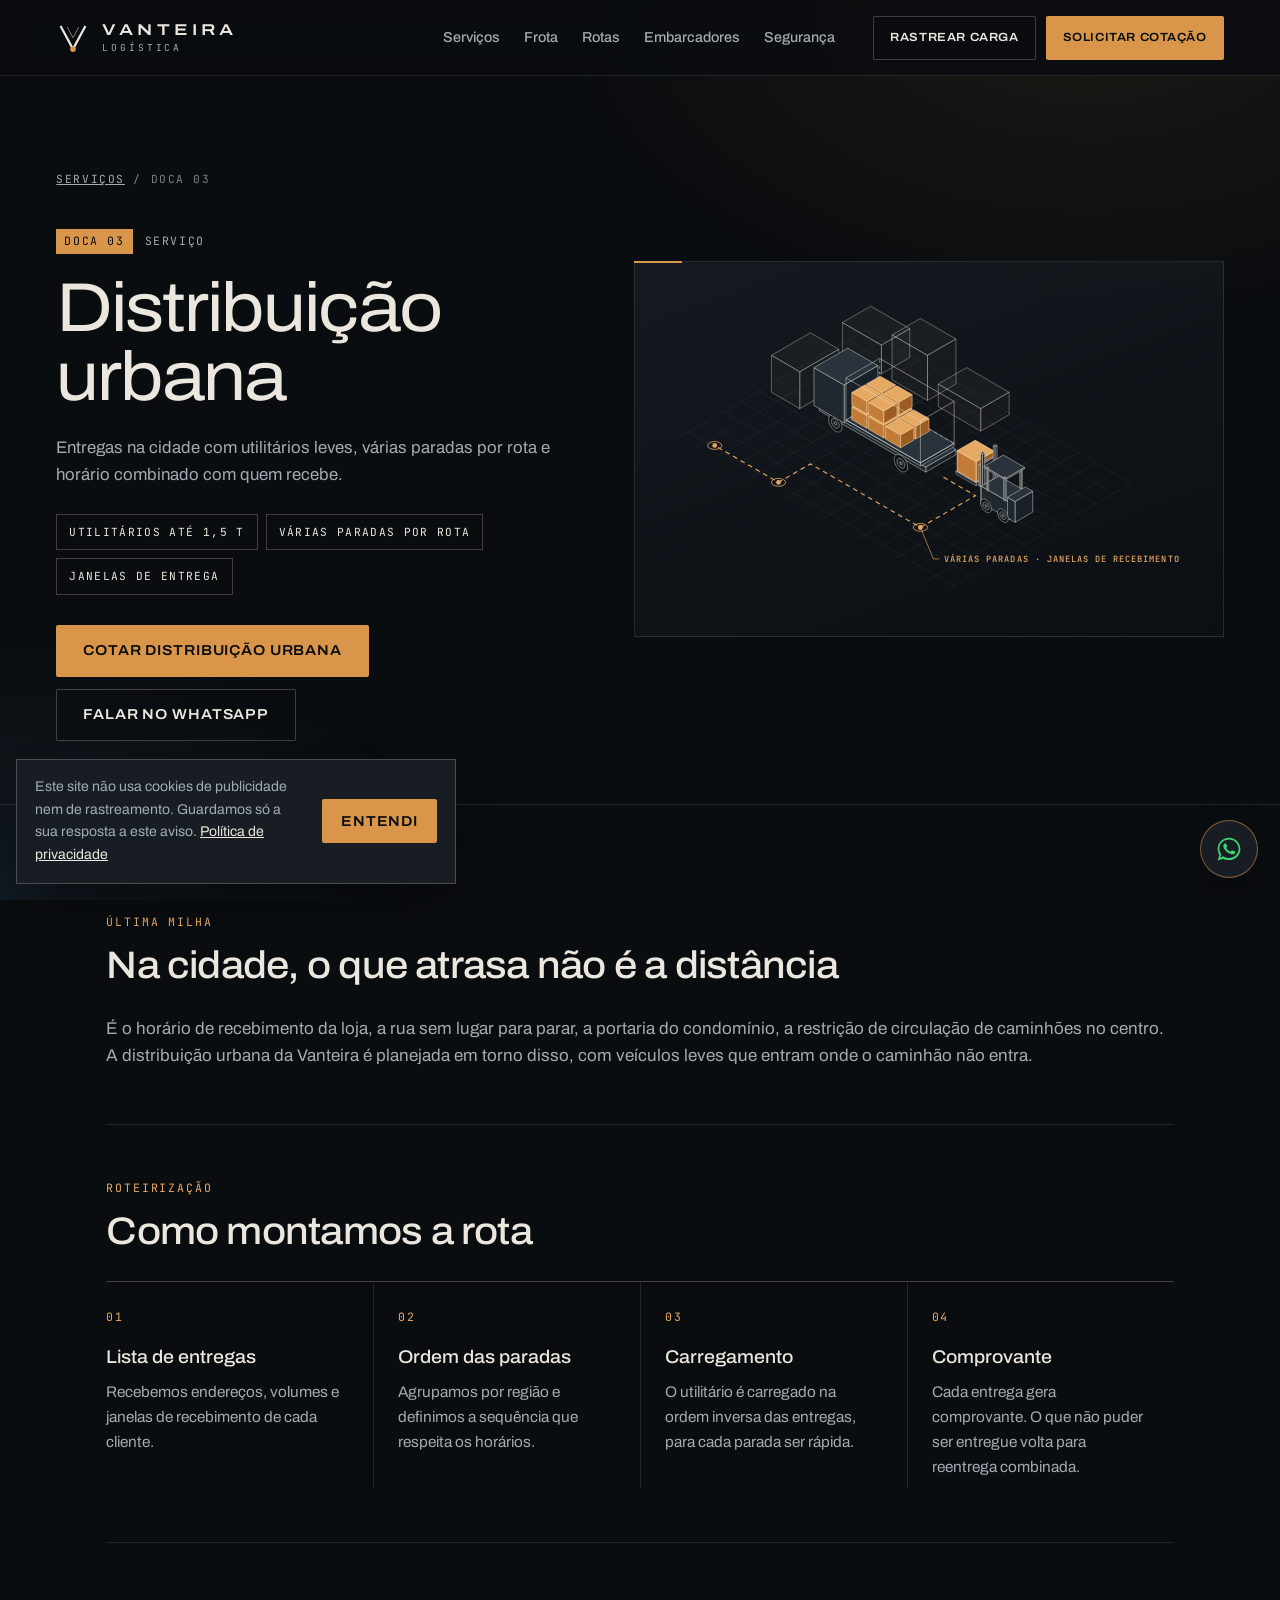
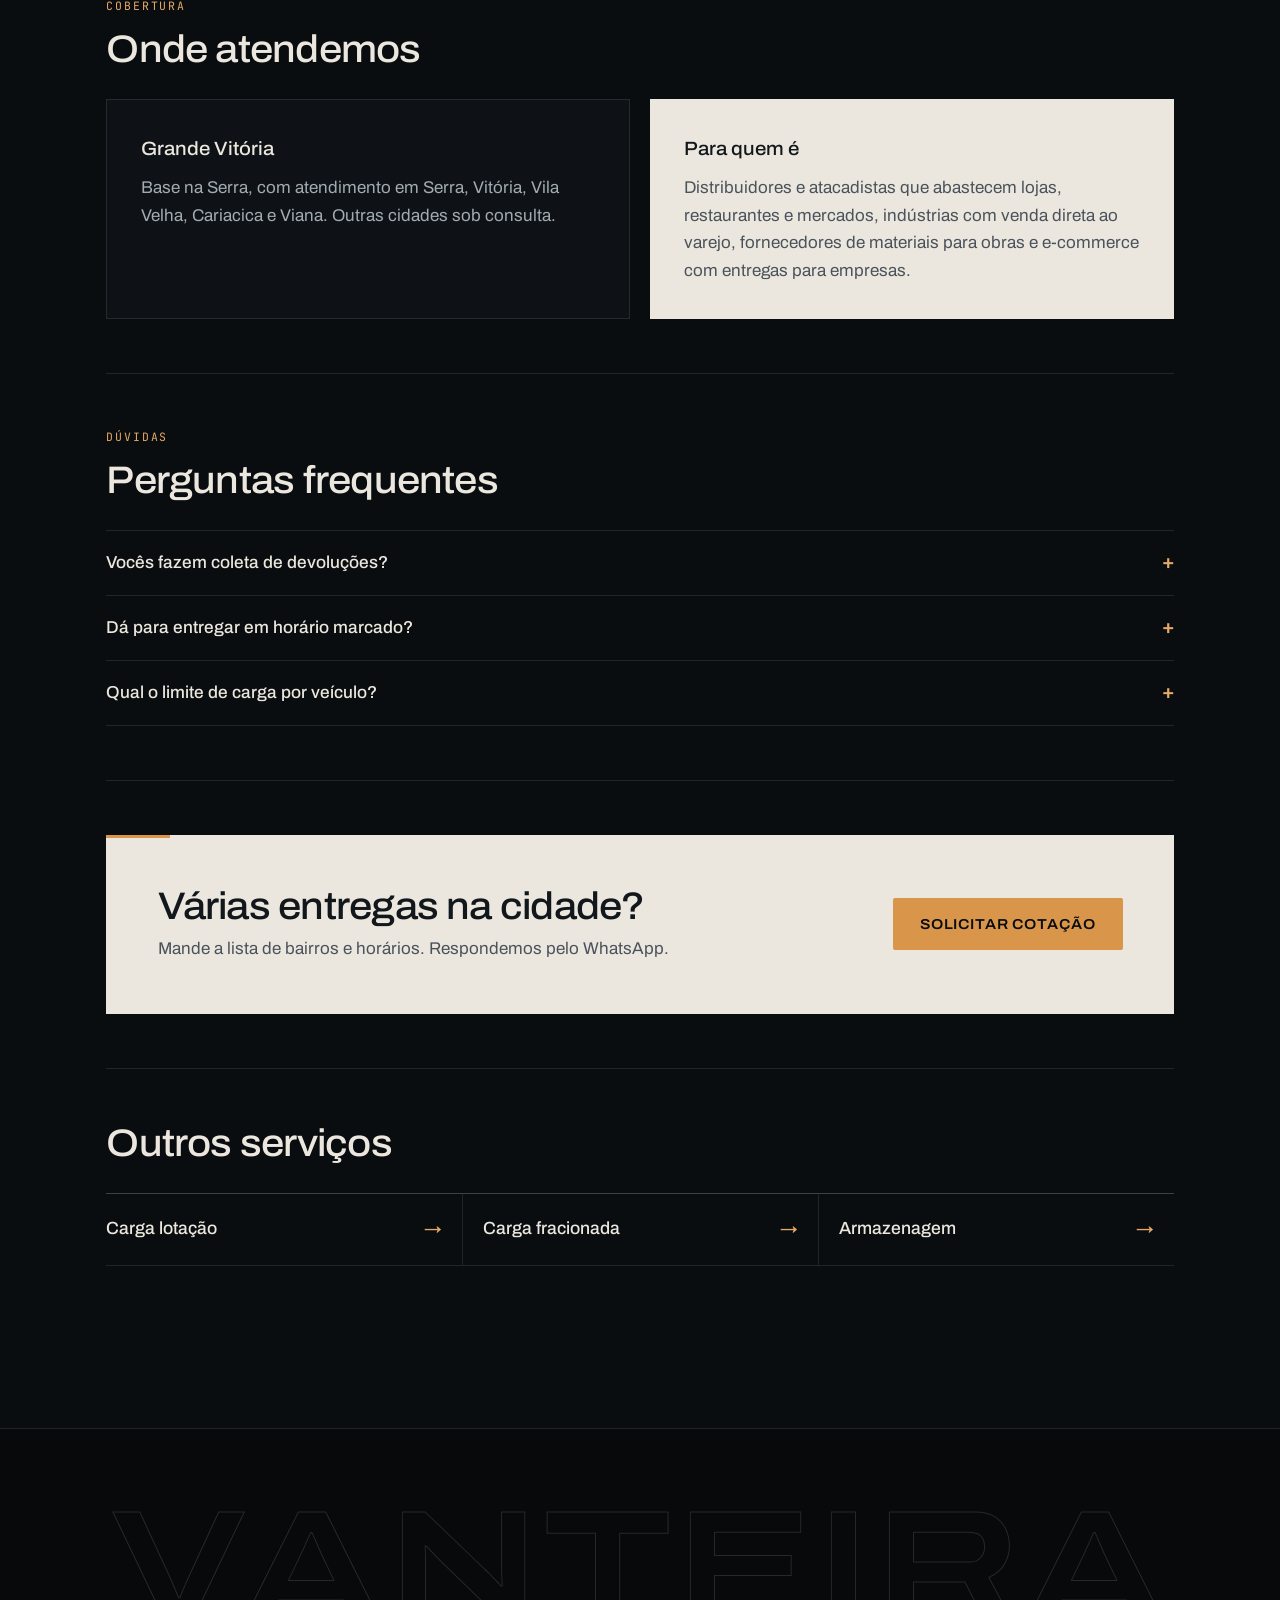
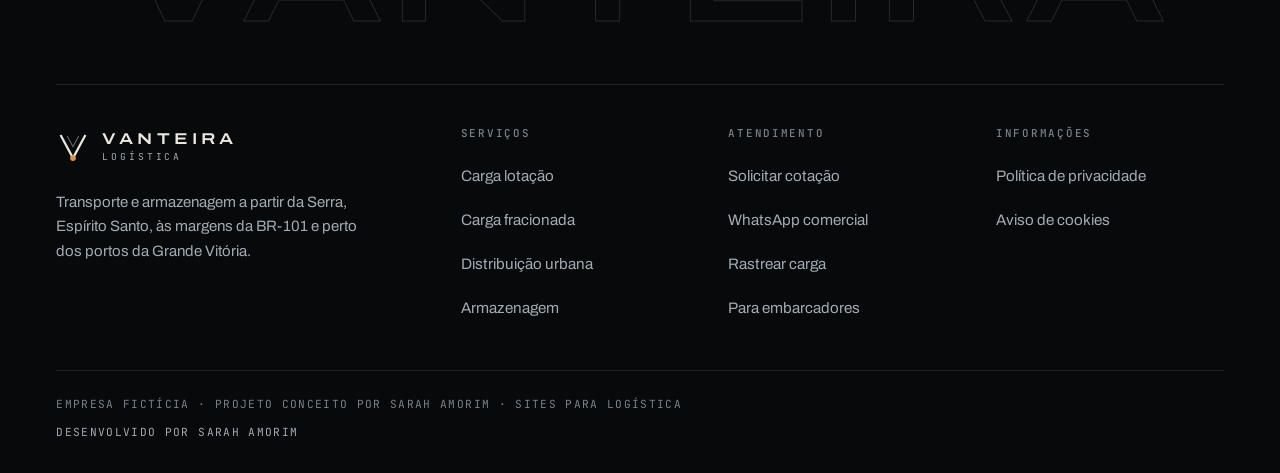
<file: servicos/distribuicao-urbana.html>
<!doctype html>
<html lang="pt-BR">
<head>
<meta charset="utf-8">
<meta name="viewport" content="width=device-width, initial-scale=1">
<title>Distribuição urbana na Grande Vitória · Vanteira Logística</title>
<meta name="description" content="Entregas com utilitários de até 1,5 t em Serra, Vitória, Vila Velha, Cariacica e Viana, com várias paradas por rota e respeito às janelas de recebimento.">
<meta name="theme-color" content="#0A0D10">
<link rel="canonical" href="https://sarahamorimcosta.github.io/vanteira-logistica/servicos/distribuicao-urbana.html">
<meta property="og:url" content="https://sarahamorimcosta.github.io/vanteira-logistica/servicos/distribuicao-urbana.html">
<meta property="og:image" content="https://sarahamorimcosta.github.io/vanteira-logistica/assets/og.jpg">
<meta property="og:type" content="website">
<meta property="og:locale" content="pt_BR">
<meta property="og:title" content="Distribuição urbana · Vanteira Logística">
<meta property="og:description" content="Entregas na cidade, no horário em que o cliente recebe.">
<link rel="icon" href="../assets/favicon.svg" type="image/svg+xml">
<script>if(!window.matchMedia('(prefers-reduced-motion: reduce)').matches){document.documentElement.classList.add('mov');}</script>
<link rel="preconnect" href="https://fonts.googleapis.com">
<link rel="preconnect" href="https://fonts.gstatic.com" crossorigin>
<link rel="stylesheet" href="https://fonts.googleapis.com/css2?family=Archivo:wdth,wght@62..125,300..700&family=JetBrains+Mono:wght@400;500&display=swap">
<link rel="stylesheet" href="../estilo.css">
</head>
<body class="pagina">
<a class="pular" href="#conteudo">Pular para o conteúdo</a>
<div class="ambiente-pagina" aria-hidden="true"></div>
<!-- @defs -->
<svg width="0" height="0" style="position:absolute" aria-hidden="true" focusable="false">
  <defs>
    <pattern id="p-pontos" width="18" height="18" patternUnits="userSpaceOnUse"><circle cx="1" cy="1" r=".9" fill="rgba(236,231,222,.16)"/></pattern>
    <symbol id="s-marca" viewBox="0 0 40 40"><path d="M6 7L20 33L34 7" fill="none" stroke="currentColor" stroke-width="2.6" stroke-linecap="square"/><path d="M13.2 7L20 19.6L26.8 7" fill="none" stroke="currentColor" stroke-width="1.2" opacity=".45"/><circle cx="20" cy="33" r="3.4" fill="#D9964A"/></symbol>
    <symbol id="i-seta" viewBox="0 0 24 24"><path d="M4 12h15M13 6l6 6-6 6" fill="none" stroke="currentColor" stroke-width="1.6"/></symbol>
    <symbol id="i-baixar" viewBox="0 0 24 24"><path d="M12 4v11M7 10l5 5 5-5M5 19h14" fill="none" stroke="currentColor" stroke-width="1.6"/></symbol>
    <symbol id="i-escudo" viewBox="0 0 48 48"><path d="M24 5L39 10V22C39 32 32.5 39.5 24 43C15.5 39.5 9 32 9 22V10Z" fill="none" stroke="currentColor" stroke-width="1.4"/><path d="M17 24L22 29L31 19" fill="none" stroke="currentColor" stroke-width="1.4"/></symbol>
    <symbol id="i-rota" viewBox="0 0 48 48"><circle cx="11" cy="37" r="4" fill="none" stroke="currentColor" stroke-width="1.4"/><circle cx="37" cy="11" r="4" fill="none" stroke="currentColor" stroke-width="1.4"/><path d="M15 37H30C34 37 36 34.5 36 31.5S34 26 30 26H18C14 26 12 23.5 12 20.5S14 15 18 15H33" fill="none" stroke="currentColor" stroke-width="1.4" stroke-dasharray="3 3"/></symbol>
    <symbol id="i-chave" viewBox="0 0 48 48"><circle cx="24" cy="24" r="15" fill="none" stroke="currentColor" stroke-width="1.4"/><circle cx="24" cy="24" r="5" fill="none" stroke="currentColor" stroke-width="1.4"/><path d="M24 9v6M24 33v6M9 24h6M33 24h6M13.4 13.4l4.2 4.2M30.4 30.4l4.2 4.2M13.4 34.6l4.2-4.2M30.4 17.6l4.2-4.2" stroke="currentColor" stroke-width="1.4"/></symbol>
    <symbol id="i-sinal" viewBox="0 0 48 48"><circle cx="24" cy="30" r="3.5" fill="none" stroke="currentColor" stroke-width="1.4"/><path d="M16 22a11 11 0 0 1 16 0M10.5 16.5a19 19 0 0 1 27 0M24 34v9" fill="none" stroke="currentColor" stroke-width="1.4"/></symbol>
    <symbol id="i-whats" viewBox="0 0 32 32"><path fill="currentColor" d="M16 3C8.8 3 3 8.7 3 15.8c0 2.5.7 4.9 2 7L3 29l6.4-2c2 1.1 4.3 1.7 6.6 1.7 7.2 0 13-5.7 13-12.8S23.2 3 16 3zm0 23.4c-2.1 0-4.1-.6-5.9-1.7l-.4-.3-3.8 1.2 1.2-3.7-.3-.4c-1.2-1.8-1.8-3.9-1.8-6.1C5 9.9 9.9 5.1 16 5.1S27 9.9 27 15.8s-4.9 10.6-11 10.6zm6-7.9c-.3-.2-1.9-1-2.2-1.1-.3-.1-.5-.2-.7.2-.2.3-.8 1-1 1.2-.2.2-.4.2-.7.1-.3-.2-1.4-.5-2.6-1.6-1-.9-1.6-1.9-1.8-2.2-.2-.3 0-.5.1-.7l.5-.6c.2-.2.2-.4.3-.6.1-.2 0-.4 0-.6l-1-2.4c-.3-.6-.5-.5-.7-.5h-.6c-.2 0-.6.1-.9.4-.3.3-1.2 1.1-1.2 2.7s1.2 3.2 1.4 3.4c.2.2 2.4 3.6 5.8 5 .8.3 1.4.5 1.9.7.8.3 1.5.2 2.1.1.6-.1 1.9-.8 2.2-1.5.3-.7.3-1.4.2-1.5-.1-.2-.3-.3-.6-.4z"/></symbol>
  </defs>
</svg>
<!-- /@defs -->
<!-- @cabecalho -->
<header class="topo" id="topo">
  <a class="marca" href="../index.html" aria-label="Vanteira Logística, página inicial">
    <svg class="marca-simbolo" viewBox="0 0 40 40" aria-hidden="true" focusable="false"><use href="#s-marca"/></svg>
    <span class="marca-nome" aria-hidden="true">VANTEIRA<small>Logística</small></span>
  </a>
  
  <button class="menu-botao" type="button" aria-expanded="false" aria-controls="menu">
    <span class="menu-icone" aria-hidden="true"><i></i><i></i></span>
    <span class="menu-rotulo">Menu</span>
  </button>
  <nav class="menu" id="menu" aria-label="Principal">
    <ul>
      <li><a href="../index.html#servicos">Serviços</a></li>
      <li><a href="../index.html#frota">Frota</a></li>
      <li><a href="../index.html#rotas">Rotas</a></li>
      <li><a href="../index.html#embarcadores">Embarcadores</a></li>
      <li><a href="../index.html#seguranca">Segurança</a></li>
    </ul>
    <div class="menu-acoes">
      <a class="botao botao-fantasma" href="#" data-rastrear>Rastrear carga</a>
      <a class="botao botao-primario" href="../index.html#cotacao">Solicitar cotação</a>
    </div>
  </nav>
</header>
<!-- /@cabecalho -->

<main id="conteudo">
  <section class="pagina-heroi" aria-labelledby="titulo">
    <div class="pagina-heroi-grade">
      <div>
        <p class="trilha"><a href="../index.html#servicos">Serviços</a> / Doca 03</p>
        <p class="rotulo-hora"><span>Doca 03</span> Serviço</p>
        <h1 id="titulo">Distribuição urbana</h1>
        <p class="lead">Entregas na cidade com utilitários leves, várias paradas por rota e horário combinado com quem recebe.</p>
        <ul class="chips" aria-label="Destaques">
          <li>Utilitários até 1,5 t</li><li>Várias paradas por rota</li><li>Janelas de entrega</li>
        </ul>
        <div class="acoes">
          <a class="botao botao-primario" href="../index.html?servico=urbana#cotacao">Cotar distribuição urbana</a>
          <a class="botao botao-claro" href="#" data-whats="Olá, Vanteira! Quero uma cotação de distribuição urbana.">Falar no WhatsApp</a>
        </div>
      </div>
      <div class="pagina-arte"><!-- @des-urbana -->
<svg class="des des-iso" viewBox="-265.7 -119.4 668.6 397.4" role="img" aria-label="Desenho técnico: utilitário carregado com caixas no CD e o percurso tracejado com paradas pelas quadras da cidade" focusable="false"><g stroke="rgba(236,231,222,.075)" stroke-width=".8"><line x1="-11.3" y1="-71.5" x2="-247.7" y2="65" stroke="rgba(236,231,222,.075)" stroke-width="0.8"/><line x1="11.3" y1="-58.5" x2="-225.2" y2="78" stroke="rgba(236,231,222,.075)" stroke-width="0.8"/><line x1="33.8" y1="-45.5" x2="-202.6" y2="91" stroke="rgba(236,231,222,.075)" stroke-width="0.8"/><line x1="56.3" y1="-32.5" x2="-180.1" y2="104" stroke="rgba(236,231,222,.075)" stroke-width="0.8"/><line x1="78.8" y1="-19.5" x2="-157.6" y2="117" stroke="rgba(236,231,222,.075)" stroke-width="0.8"/><line x1="101.3" y1="-6.5" x2="-135.1" y2="130" stroke="rgba(236,231,222,.075)" stroke-width="0.8"/><line x1="123.8" y1="6.5" x2="-112.6" y2="143" stroke="rgba(236,231,222,.075)" stroke-width="0.8"/><line x1="146.4" y1="19.5" x2="-90.1" y2="156" stroke="rgba(236,231,222,.075)" stroke-width="0.8"/><line x1="168.9" y1="32.5" x2="-67.5" y2="169" stroke="rgba(236,231,222,.075)" stroke-width="0.8"/><line x1="191.4" y1="45.5" x2="-45" y2="182" stroke="rgba(236,231,222,.075)" stroke-width="0.8"/><line x1="213.9" y1="58.5" x2="-22.5" y2="195" stroke="rgba(236,231,222,.075)" stroke-width="0.8"/><line x1="236.4" y1="71.5" x2="0" y2="208" stroke="rgba(236,231,222,.075)" stroke-width="0.8"/><line x1="258.9" y1="84.5" x2="22.5" y2="221" stroke="rgba(236,231,222,.075)" stroke-width="0.8"/><line x1="281.5" y1="97.5" x2="45" y2="234" stroke="rgba(236,231,222,.075)" stroke-width="0.8"/><line x1="304" y1="110.5" x2="67.5" y2="247" stroke="rgba(236,231,222,.075)" stroke-width="0.8"/><line x1="326.5" y1="123.5" x2="90.1" y2="260" stroke="rgba(236,231,222,.075)" stroke-width="0.8"/><line x1="-11.3" y1="-71.5" x2="326.5" y2="123.5" stroke="rgba(236,231,222,.075)" stroke-width="0.8"/><line x1="-33.8" y1="-58.5" x2="304" y2="136.5" stroke="rgba(236,231,222,.075)" stroke-width="0.8"/><line x1="-56.3" y1="-45.5" x2="281.5" y2="149.5" stroke="rgba(236,231,222,.075)" stroke-width="0.8"/><line x1="-78.8" y1="-32.5" x2="258.9" y2="162.5" stroke="rgba(236,231,222,.075)" stroke-width="0.8"/><line x1="-101.3" y1="-19.5" x2="236.4" y2="175.5" stroke="rgba(236,231,222,.075)" stroke-width="0.8"/><line x1="-123.8" y1="-6.5" x2="213.9" y2="188.5" stroke="rgba(236,231,222,.075)" stroke-width="0.8"/><line x1="-146.4" y1="6.5" x2="191.4" y2="201.5" stroke="rgba(236,231,222,.075)" stroke-width="0.8"/><line x1="-168.9" y1="19.5" x2="168.9" y2="214.5" stroke="rgba(236,231,222,.075)" stroke-width="0.8"/><line x1="-191.4" y1="32.5" x2="146.4" y2="227.5" stroke="rgba(236,231,222,.075)" stroke-width="0.8"/><line x1="-213.9" y1="45.5" x2="123.8" y2="240.5" stroke="rgba(236,231,222,.075)" stroke-width="0.8"/><line x1="-236.4" y1="58.5" x2="101.3" y2="253.5" stroke="rgba(236,231,222,.075)" stroke-width="0.8"/></g><g stroke="rgba(236,231,222,.5)" stroke-width="0.6" stroke-linejoin="round"><polygon points="45,-36.4 9,-15.6 9,-52 45,-72.8" fill="rgba(236,231,222,.02)"/><polygon points="-40.5,-44.2 9,-15.6 9,-52 -40.5,-80.6" fill="rgba(236,231,222,.03)"/><polygon points="-4.5,-101.4 45,-72.8 9,-52 -40.5,-80.6" fill="rgba(236,231,222,.035)"/></g><line x1="-40.5" y1="-44.2" x2="-40.5" y2="-80.6" stroke="rgba(236,231,222,.2)" stroke-width="0.8"/><line x1="-4.5" y1="-101.4" x2="-40.5" y2="-80.6" stroke="rgba(236,231,222,.2)" stroke-width="0.8"/><line x1="-4.5" y1="-101.4" x2="45" y2="-72.8" stroke="rgba(236,231,222,.2)" stroke-width="0.8"/><line x1="45" y1="-36.4" x2="45" y2="-72.8" stroke="rgba(236,231,222,.2)" stroke-width="0.8"/><line x1="45" y1="-36.4" x2="9" y2="-15.6" stroke="rgba(236,231,222,.2)" stroke-width="0.8"/><line x1="-40.5" y1="-44.2" x2="9" y2="-15.6" stroke="rgba(236,231,222,.2)" stroke-width="0.8"/><line x1="9" y1="-15.6" x2="9" y2="-52" stroke="rgba(236,231,222,.2)" stroke-width="0.8"/><line x1="45" y1="-72.8" x2="9" y2="-52" stroke="rgba(236,231,222,.2)" stroke-width="0.8"/><line x1="-40.5" y1="-80.6" x2="9" y2="-52" stroke="rgba(236,231,222,.2)" stroke-width="0.8"/><g stroke="rgba(236,231,222,.5)" stroke-width="0.6" stroke-linejoin="round"><polygon points="103.6,-2.6 67.5,18.2 67.5,-39 103.6,-59.8" fill="rgba(236,231,222,.02)"/><polygon points="22.5,-7.8 67.5,18.2 67.5,-39 22.5,-65" fill="rgba(236,231,222,.03)"/><polygon points="58.5,-85.8 103.6,-59.8 67.5,-39 22.5,-65" fill="rgba(236,231,222,.035)"/></g><line x1="22.5" y1="-7.8" x2="22.5" y2="-65" stroke="rgba(236,231,222,.2)" stroke-width="0.8"/><line x1="58.5" y1="-85.8" x2="22.5" y2="-65" stroke="rgba(236,231,222,.2)" stroke-width="0.8"/><line x1="58.5" y1="-85.8" x2="103.6" y2="-59.8" stroke="rgba(236,231,222,.2)" stroke-width="0.8"/><line x1="103.6" y1="-2.6" x2="103.6" y2="-59.8" stroke="rgba(236,231,222,.2)" stroke-width="0.8"/><line x1="103.6" y1="-2.6" x2="67.5" y2="18.2" stroke="rgba(236,231,222,.2)" stroke-width="0.8"/><line x1="22.5" y1="-7.8" x2="67.5" y2="18.2" stroke="rgba(236,231,222,.2)" stroke-width="0.8"/><line x1="67.5" y1="18.2" x2="67.5" y2="-39" stroke="rgba(236,231,222,.2)" stroke-width="0.8"/><line x1="103.6" y1="-59.8" x2="67.5" y2="-39" stroke="rgba(236,231,222,.2)" stroke-width="0.8"/><line x1="22.5" y1="-65" x2="67.5" y2="-39" stroke="rgba(236,231,222,.2)" stroke-width="0.8"/><g stroke="rgba(236,231,222,.5)" stroke-width="0.6" stroke-linejoin="round"><polygon points="171.1,36.4 135.1,57.2 135.1,28.6 171.1,7.8" fill="rgba(236,231,222,.02)"/><polygon points="81.1,26 135.1,57.2 135.1,28.6 81.1,-2.6" fill="rgba(236,231,222,.03)"/><polygon points="117.1,-23.4 171.1,7.8 135.1,28.6 81.1,-2.6" fill="rgba(236,231,222,.035)"/></g><line x1="81.1" y1="26" x2="81.1" y2="-2.6" stroke="rgba(236,231,222,.2)" stroke-width="0.8"/><line x1="117.1" y1="-23.4" x2="81.1" y2="-2.6" stroke="rgba(236,231,222,.2)" stroke-width="0.8"/><line x1="117.1" y1="-23.4" x2="171.1" y2="7.8" stroke="rgba(236,231,222,.2)" stroke-width="0.8"/><line x1="171.1" y1="36.4" x2="171.1" y2="7.8" stroke="rgba(236,231,222,.2)" stroke-width="0.8"/><line x1="171.1" y1="36.4" x2="135.1" y2="57.2" stroke="rgba(236,231,222,.2)" stroke-width="0.8"/><line x1="81.1" y1="26" x2="135.1" y2="57.2" stroke="rgba(236,231,222,.2)" stroke-width="0.8"/><line x1="135.1" y1="57.2" x2="135.1" y2="28.6" stroke="rgba(236,231,222,.2)" stroke-width="0.8"/><line x1="171.1" y1="7.8" x2="135.1" y2="28.6" stroke="rgba(236,231,222,.2)" stroke-width="0.8"/><line x1="81.1" y1="-2.6" x2="135.1" y2="28.6" stroke="rgba(236,231,222,.2)" stroke-width="0.8"/><g stroke="rgba(236,231,222,.5)" stroke-width="0.6" stroke-linejoin="round"><polygon points="-45,0 -94.6,28.6 -94.6,-18.2 -45,-46.8" fill="rgba(236,231,222,.02)"/><polygon points="-130.6,7.8 -94.6,28.6 -94.6,-18.2 -130.6,-39" fill="rgba(236,231,222,.03)"/><polygon points="-81.1,-67.6 -45,-46.8 -94.6,-18.2 -130.6,-39" fill="rgba(236,231,222,.035)"/></g><line x1="-130.6" y1="7.8" x2="-130.6" y2="-39" stroke="rgba(236,231,222,.2)" stroke-width="0.8"/><line x1="-81.1" y1="-67.6" x2="-130.6" y2="-39" stroke="rgba(236,231,222,.2)" stroke-width="0.8"/><line x1="-81.1" y1="-67.6" x2="-45" y2="-46.8" stroke="rgba(236,231,222,.2)" stroke-width="0.8"/><line x1="-45" y1="0" x2="-45" y2="-46.8" stroke="rgba(236,231,222,.2)" stroke-width="0.8"/><line x1="-45" y1="0" x2="-94.6" y2="28.6" stroke="rgba(236,231,222,.2)" stroke-width="0.8"/><line x1="-130.6" y1="7.8" x2="-94.6" y2="28.6" stroke="rgba(236,231,222,.2)" stroke-width="0.8"/><line x1="-94.6" y1="28.6" x2="-94.6" y2="-18.2" stroke="rgba(236,231,222,.2)" stroke-width="0.8"/><line x1="-45" y1="-46.8" x2="-94.6" y2="-18.2" stroke="rgba(236,231,222,.2)" stroke-width="0.8"/><line x1="-130.6" y1="-39" x2="-94.6" y2="-18.2" stroke="rgba(236,231,222,.2)" stroke-width="0.8"/><polyline points="87.8,115.7 128.3,139.1 58.5,179.4 -81.1,98.8 -121.6,122.2 -202.6,75.4" fill="none" stroke="#E6A964" stroke-width="1.4" stroke-dasharray="6 5" class="rota-urbana"/><g><ellipse cx="58.5" cy="179.4" rx="9" ry="5" fill="none" stroke="#E6A964"/><circle cx="58.5" cy="179.4" r="3" fill="#E6A964"/></g><g><ellipse cx="-121.6" cy="122.2" rx="9" ry="5" fill="none" stroke="#E6A964"/><circle cx="-121.6" cy="122.2" r="3" fill="#E6A964"/></g><g><ellipse cx="-202.6" cy="75.4" rx="9" ry="5" fill="none" stroke="#E6A964"/><circle cx="-202.6" cy="75.4" r="3" fill="#E6A964"/></g><g stroke="rgba(236,231,222,.62)" stroke-width="0.9" stroke-linejoin="round"><polygon points="103.6,87.1 65.3,109.2 65.3,102.7 103.6,80.6" fill="#192027"/><polygon points="-69.8,31.2 65.3,109.2 65.3,102.7 -69.8,24.7" fill="#20282F"/><polygon points="-31.5,2.6 103.6,80.6 65.3,102.7 -69.8,24.7" fill="#2A333C"/></g><g stroke="rgba(236,231,222,.6)" stroke-width=".9"><polygon points="-41,52.3 -41.2,49.9 -41.8,47.5 -42.8,45 -44.2,42.7 -45.8,40.6 -47.6,38.8 -49.5,37.4 -51.4,36.6 -53.2,36.3 -54.9,36.5 -56.2,37.3 -57.2,38.6 -57.9,40.3 -58.1,42.4 -57.9,44.7 -57.2,47.2 -56.2,49.6 -54.9,52 -53.2,54.1 -51.4,55.9 -49.5,57.2 -47.6,58.1 -45.8,58.4 -44.2,58.1 -42.8,57.3 -41.8,56.1 -41.2,54.3" fill="#0C1014"/><polygon points="-44.6,50.2 -44.7,48.8 -45.1,47.4 -45.7,46 -46.4,44.6 -47.4,43.4 -48.4,42.4 -49.5,41.6 -50.6,41.1 -51.7,40.9 -52.6,41.1 -53.4,41.5 -54,42.3 -54.4,43.3 -54.5,44.5 -54.4,45.8 -54,47.2 -53.4,48.7 -52.6,50 -51.7,51.2 -50.6,52.3 -49.5,53.1 -48.4,53.5 -47.4,53.7 -46.4,53.6 -45.7,53.1 -45.1,52.4 -44.7,51.4" fill="#1A2128"/><polygon points="-48,48.2 -48,47.8 -48.1,47.3 -48.3,46.9 -48.6,46.5 -48.9,46.1 -49.2,45.8 -49.5,45.5 -49.9,45.4 -50.2,45.3 -50.5,45.4 -50.7,45.5 -50.9,45.7 -51,46.1 -51.1,46.4 -51,46.8 -50.9,47.3 -50.7,47.7 -50.5,48.2 -50.2,48.5 -49.9,48.9 -49.5,49.1 -49.2,49.3 -48.9,49.3 -48.6,49.3 -48.3,49.1 -48.1,48.9 -48,48.6" fill="#2A333C"/></g><g stroke="rgba(236,231,222,.62)" stroke-width="0.9" stroke-linejoin="round"><polygon points="4.5,22.1 -38.3,46.8 -38.3,-1.3 4.5,-26" fill="#192027"/><polygon points="-76.6,24.7 -38.3,46.8 -38.3,-1.3 -76.6,-23.4" fill="#20282F"/><polygon points="-33.8,-48.1 4.5,-26 -38.3,-1.3 -76.6,-23.4" fill="#2A333C"/></g><g stroke="rgba(236,231,222,.62)" stroke-width="0.9" stroke-linejoin="round"><polygon points="101.3,76.7 58.5,101.4 58.5,97.5 101.3,72.8" fill="#192027"/><polygon points="-36,46.8 58.5,101.4 58.5,97.5 -36,42.9" fill="#20282F"/><polygon points="6.8,18.2 101.3,72.8 58.5,97.5 -36,42.9" fill="#2A333C"/></g><line x1="6.8" y1="18.2" x2="6.8" y2="-35.1" stroke="rgba(236,231,222,.55)" stroke-width="1" stroke-dasharray="4 4"/><line x1="6.8" y1="18.2" x2="-36" y2="42.9" stroke="rgba(236,231,222,.55)" stroke-width="1" stroke-dasharray="4 4"/><line x1="6.8" y1="18.2" x2="101.3" y2="72.8" stroke="rgba(236,231,222,.55)" stroke-width="1" stroke-dasharray="4 4"/><g stroke="#F6D3A6" stroke-width="0.7" stroke-linejoin="round"><polygon points="26.6,32.8 9.7,42.5 9.7,26.4 26.6,16.6" fill="#9C5D22"/><polygon points="-9.5,31.5 9.7,42.5 9.7,26.4 -9.5,15.3" fill="#C27C38"/><polygon points="7.4,5.6 26.6,16.6 9.7,26.4 -9.5,15.3" fill="#E6A964"/></g><g stroke="#F6D3A6" stroke-width="0.7" stroke-linejoin="round"><polygon points="26.6,14.6 9.7,24.3 9.7,8.2 26.6,-1.6" fill="#9C5D22"/><polygon points="-9.5,13.3 9.7,24.3 9.7,8.2 -9.5,-2.9" fill="#C27C38"/><polygon points="7.4,-12.6 26.6,-1.6 9.7,8.2 -9.5,-2.9" fill="#E6A964"/></g><g stroke="#F6D3A6" stroke-width="0.7" stroke-linejoin="round"><polygon points="7.4,43.8 -9.5,53.6 -9.5,37.4 7.4,27.7" fill="#9C5D22"/><polygon points="-28.6,42.5 -9.5,53.6 -9.5,37.4 -28.6,26.4" fill="#C27C38"/><polygon points="-11.7,16.6 7.4,27.7 -9.5,37.4 -28.6,26.4" fill="#E6A964"/></g><g stroke="#F6D3A6" stroke-width="0.7" stroke-linejoin="round"><polygon points="48,45.1 31.1,54.9 31.1,38.7 48,29" fill="#9C5D22"/><polygon points="11.9,43.8 31.1,54.9 31.1,38.7 11.9,27.7" fill="#C27C38"/><polygon points="28.8,17.9 48,29 31.1,38.7 11.9,27.7" fill="#E6A964"/></g><g stroke="#F6D3A6" stroke-width="0.7" stroke-linejoin="round"><polygon points="7.4,25.6 -9.5,35.4 -9.5,19.2 7.4,9.5" fill="#9C5D22"/><polygon points="-28.6,24.3 -9.5,35.4 -9.5,19.2 -28.6,8.2" fill="#C27C38"/><polygon points="-11.7,-1.6 7.4,9.5 -9.5,19.2 -28.6,8.2" fill="#E6A964"/></g><g stroke="#F6D3A6" stroke-width="0.7" stroke-linejoin="round"><polygon points="48,26.9 31.1,36.7 31.1,20.5 48,10.8" fill="#9C5D22"/><polygon points="11.9,25.6 31.1,36.7 31.1,20.5 11.9,9.5" fill="#C27C38"/><polygon points="28.8,-0.3 48,10.8 31.1,20.5 11.9,9.5" fill="#E6A964"/></g><g stroke="#F6D3A6" stroke-width="0.7" stroke-linejoin="round"><polygon points="28.8,56.2 11.9,65.9 11.9,49.8 28.8,40" fill="#9C5D22"/><polygon points="-7.2,54.9 11.9,65.9 11.9,49.8 -7.2,38.7" fill="#C27C38"/><polygon points="9.7,29 28.8,40 11.9,49.8 -7.2,38.7" fill="#E6A964"/></g><g stroke="#F6D3A6" stroke-width="0.7" stroke-linejoin="round"><polygon points="69.4,57.5 52.5,67.2 52.5,51.1 69.4,41.3" fill="#9C5D22"/><polygon points="33.3,56.2 52.5,67.2 52.5,51.1 33.3,40" fill="#C27C38"/><polygon points="50.2,30.3 69.4,41.3 52.5,51.1 33.3,40" fill="#E6A964"/></g><g stroke="#F6D3A6" stroke-width="0.7" stroke-linejoin="round"><polygon points="28.8,38 11.9,47.7 11.9,31.6 28.8,21.8" fill="#9C5D22"/><polygon points="-7.2,36.7 11.9,47.7 11.9,31.6 -7.2,20.5" fill="#C27C38"/><polygon points="9.7,10.8 28.8,21.8 11.9,31.6 -7.2,20.5" fill="#E6A964"/></g><g stroke="#F6D3A6" stroke-width="0.7" stroke-linejoin="round"><polygon points="50.2,68.5 33.3,78.3 33.3,62.1 50.2,52.4" fill="#9C5D22"/><polygon points="14.2,67.2 33.3,78.3 33.3,62.1 14.2,51.1" fill="#C27C38"/><polygon points="31.1,41.3 50.2,52.4 33.3,62.1 14.2,51.1" fill="#E6A964"/></g><line x1="-36" y1="42.9" x2="-36" y2="-10.4" stroke="rgba(236,231,222,.55)" stroke-width="1"/><line x1="6.8" y1="-35.1" x2="-36" y2="-10.4" stroke="rgba(236,231,222,.55)" stroke-width="1"/><line x1="6.8" y1="-35.1" x2="101.3" y2="19.5" stroke="rgba(236,231,222,.55)" stroke-width="1"/><line x1="101.3" y1="72.8" x2="101.3" y2="19.5" stroke="rgba(236,231,222,.55)" stroke-width="1"/><line x1="101.3" y1="72.8" x2="58.5" y2="97.5" stroke="rgba(236,231,222,.55)" stroke-width="1"/><line x1="-36" y1="42.9" x2="58.5" y2="97.5" stroke="rgba(236,231,222,.55)" stroke-width="1"/><line x1="58.5" y1="97.5" x2="58.5" y2="44.2" stroke="rgba(236,231,222,.55)" stroke-width="1"/><line x1="101.3" y1="19.5" x2="58.5" y2="44.2" stroke="rgba(236,231,222,.55)" stroke-width="1"/><line x1="-36" y1="-10.4" x2="58.5" y2="44.2" stroke="rgba(236,231,222,.55)" stroke-width="1"/><g stroke="rgba(236,231,222,.6)" stroke-width=".9"><polygon points="42.3,103 42.1,100.6 41.5,98.2 40.5,95.7 39.1,93.4 37.5,91.3 35.7,89.5 33.8,88.1 31.9,87.3 30.1,87 28.4,87.2 27.1,88 26.1,89.3 25.4,91 25.2,93.1 25.4,95.4 26.1,97.9 27.1,100.3 28.4,102.7 30.1,104.8 31.9,106.6 33.8,107.9 35.7,108.8 37.5,109.1 39.1,108.8 40.5,108 41.5,106.8 42.1,105" fill="#0C1014"/><polygon points="38.7,100.9 38.6,99.5 38.2,98.1 37.7,96.7 36.9,95.3 35.9,94.1 34.9,93.1 33.8,92.3 32.7,91.8 31.6,91.6 30.7,91.8 29.9,92.2 29.3,93 28.9,94 28.8,95.2 28.9,96.5 29.3,97.9 29.9,99.4 30.7,100.7 31.6,101.9 32.7,103 33.8,103.8 34.9,104.2 35.9,104.4 36.9,104.3 37.7,103.8 38.2,103.1 38.6,102.1" fill="#1A2128"/><polygon points="35.3,98.9 35.3,98.5 35.2,98 35,97.6 34.7,97.2 34.4,96.8 34.1,96.5 33.8,96.2 33.4,96.1 33.1,96 32.8,96.1 32.6,96.2 32.4,96.4 32.3,96.8 32.2,97.1 32.3,97.5 32.4,98 32.6,98.4 32.8,98.9 33.1,99.2 33.4,99.6 33.8,99.8 34.1,100 34.4,100 34.7,100 35,99.8 35.2,99.6 35.3,99.3" fill="#2A333C"/></g><g class="garfo-sobe"><g stroke="rgba(236,231,222,.62)" stroke-width="0.7" stroke-linejoin="round"><polygon points="154,112.3 129.2,126.6 129.2,123 154,108.7" fill="#192027"/><polygon points="103.4,111.7 129.2,126.6 129.2,123 103.4,108" fill="#20282F"/><polygon points="128.1,93.7 154,108.7 129.2,123 103.4,108" fill="#2A333C"/></g><g stroke="#F6D3A6" stroke-width="0.9" stroke-linejoin="round"><polygon points="152.2,108.7 129.2,121.9 129.2,95.9 152.2,82.7" fill="#9C5D22"/><polygon points="105.2,108 129.2,121.9 129.2,95.9 105.2,82" fill="#C27C38"/><polygon points="128.1,68.8 152.2,82.7 129.2,95.9 105.2,82" fill="#E6A964"/></g><g stroke="rgba(236,231,222,.62)" stroke-width="0.9" stroke-linejoin="round"><polygon points="153.6,116.5 134.2,127.7 134.2,100.4 153.6,89.2" fill="#192027"/><polygon points="132.8,126.9 134.2,127.7 134.2,100.4 132.8,99.6" fill="#20282F"/><polygon points="152.2,88.4 153.6,89.2 134.2,100.4 132.8,99.6" fill="#2A333C"/></g></g><g stroke="rgba(236,231,222,.62)" stroke-width="0.9" stroke-linejoin="round"><polygon points="155.8,140.4 153.1,142 153.1,77 155.8,75.4" fill="#192027"/><polygon points="150.9,140.7 153.1,142 153.1,77 150.9,75.7" fill="#20282F"/><polygon points="153.6,74.1 155.8,75.4 153.1,77 150.9,75.7" fill="#2A333C"/></g><g stroke="rgba(236,231,222,.62)" stroke-width="0.9" stroke-linejoin="round"><polygon points="140.1,149.5 137.4,151.1 137.4,86.1 140.1,84.5" fill="#192027"/><polygon points="135.1,149.8 137.4,151.1 137.4,86.1 135.1,84.8" fill="#20282F"/><polygon points="137.8,83.2 140.1,84.5 137.4,86.1 135.1,84.8" fill="#2A333C"/></g><g stroke="rgba(236,231,222,.62)" stroke-width="0.9" stroke-linejoin="round"><polygon points="187.8,132.9 186.2,133.8 186.2,105.2 187.8,104.3" fill="#192027"/><polygon points="184.6,132.9 186.2,133.8 186.2,105.2 184.6,104.3" fill="#20282F"/><polygon points="186.2,103.4 187.8,104.3 186.2,105.2 184.6,104.3" fill="#2A333C"/></g><g stroke="rgba(236,231,222,.62)" stroke-width="0.9" stroke-linejoin="round"><polygon points="165.7,120.1 164.1,121 164.1,92.4 165.7,91.5" fill="#192027"/><polygon points="162.6,120.1 164.1,121 164.1,92.4 162.6,91.5" fill="#20282F"/><polygon points="164.1,90.6 165.7,91.5 164.1,92.4 162.6,91.5" fill="#2A333C"/></g><g stroke="rgba(236,231,222,.62)" stroke-width="0.9" stroke-linejoin="round"><polygon points="194.8,156.4 172.3,169.4 172.3,148.1 194.8,135.1" fill="#192027"/><polygon points="135.8,148.3 172.3,169.4 172.3,148.1 135.8,127" fill="#20282F"/><polygon points="158.3,114 194.8,135.1 172.3,148.1 135.8,127" fill="#2A333C"/></g><g stroke="rgba(236,231,222,.62)" stroke-width="0.9" stroke-linejoin="round"><polygon points="190.9,105 166.2,119.3 166.2,117.5 190.9,103.2" fill="#192027"/><polygon points="139.2,103.7 166.2,119.3 166.2,117.5 139.2,101.9" fill="#20282F"/><polygon points="163.9,87.6 190.9,103.2 166.2,117.5 139.2,101.9" fill="#2A333C"/></g><g stroke="rgba(236,231,222,.62)" stroke-width="0.9" stroke-linejoin="round"><polygon points="167.3,144.7 165.7,145.6 165.7,117 167.3,116.1" fill="#192027"/><polygon points="164.1,144.7 165.7,145.6 165.7,117 164.1,116.1" fill="#20282F"/><polygon points="165.7,115.2 167.3,116.1 165.7,117 164.1,116.1" fill="#2A333C"/></g><g stroke="rgba(236,231,222,.62)" stroke-width="0.9" stroke-linejoin="round"><polygon points="145.2,132 143.7,132.9 143.7,104.3 145.2,103.4" fill="#192027"/><polygon points="142.1,131.9 143.7,132.9 143.7,104.3 142.1,103.3" fill="#20282F"/><polygon points="143.7,102.4 145.2,103.4 143.7,104.3 142.1,103.3" fill="#2A333C"/></g><g stroke="rgba(236,231,222,.62)" stroke-width="0.9" stroke-linejoin="round"><polygon points="201.1,160 178.6,173 178.6,146.5 201.1,133.5" fill="#192027"/><polygon points="169.1,167.6 178.6,173 178.6,146.5 169.1,141.1" fill="#20282F"/><polygon points="191.6,128 201.1,133.5 178.6,146.5 169.1,141.1" fill="#2A333C"/></g><g stroke="rgba(236,231,222,.6)" stroke-width=".9"><polygon points="170,168.3 169.8,166.5 169.3,164.6 168.5,162.6 167.5,160.8 166.2,159.1 164.7,157.7 163.2,156.7 161.7,156 160.3,155.7 159,155.9 158,156.5 157.2,157.6 156.7,158.9 156.5,160.5 156.7,162.4 157.2,164.3 158,166.3 159,168.1 160.3,169.8 161.7,171.2 163.2,172.2 164.7,172.9 166.2,173.2 167.5,173 168.5,172.4 169.3,171.3 169.8,170" fill="#0C1014"/><polygon points="167.2,166.7 167.1,165.6 166.8,164.5 166.3,163.4 165.7,162.3 164.9,161.4 164.1,160.5 163.2,159.9 162.4,159.5 161.5,159.4 160.8,159.5 160.2,159.9 159.7,160.4 159.4,161.2 159.3,162.2 159.4,163.3 159.7,164.4 160.2,165.5 160.8,166.6 161.5,167.5 162.4,168.4 163.2,169 164.1,169.4 164.9,169.5 165.7,169.4 166.3,169 166.8,168.5 167.1,167.7" fill="#1A2128"/><polygon points="164.5,165.2 164.4,164.8 164.3,164.5 164.2,164.1 164,163.8 163.8,163.5 163.5,163.2 163.2,163 163,162.9 162.7,162.9 162.5,162.9 162.3,163 162.2,163.2 162.1,163.5 162,163.7 162.1,164.1 162.2,164.4 162.3,164.8 162.5,165.1 162.7,165.4 163,165.7 163.2,165.9 163.5,166 163.8,166 164,166 164.2,165.9 164.3,165.7 164.4,165.4" fill="#2A333C"/></g><g stroke="rgba(236,231,222,.6)" stroke-width=".9"><polygon points="148.6,156 148.4,154.2 147.9,152.2 147.1,150.3 146.1,148.4 144.8,146.8 143.4,145.4 141.9,144.3 140.4,143.6 138.9,143.4 137.6,143.6 136.6,144.2 135.8,145.2 135.3,146.6 135.1,148.2 135.3,150 135.8,152 136.6,153.9 137.6,155.8 138.9,157.4 140.4,158.8 141.9,159.9 143.4,160.6 144.8,160.8 146.1,160.6 147.1,160 147.9,159 148.4,157.6" fill="#0C1014"/><polygon points="145.8,154.4 145.7,153.3 145.4,152.2 144.9,151 144.3,150 143.6,149 142.7,148.2 141.9,147.6 141,147.2 140.2,147 139.4,147.2 138.8,147.5 138.3,148.1 138,148.9 137.9,149.8 138,150.9 138.3,152 138.8,153.2 139.4,154.2 140.2,155.2 141,156 141.9,156.6 142.7,157 143.6,157.2 144.3,157 144.9,156.7 145.4,156.1 145.7,155.3" fill="#1A2128"/><polygon points="143.1,152.8 143,152.5 143,152.1 142.8,151.8 142.6,151.4 142.4,151.1 142.1,150.9 141.9,150.7 141.6,150.6 141.3,150.5 141.1,150.6 140.9,150.7 140.8,150.9 140.7,151.1 140.6,151.4 140.7,151.7 140.8,152.1 140.9,152.4 141.1,152.8 141.3,153.1 141.6,153.3 141.9,153.5 142.1,153.6 142.4,153.7 142.6,153.6 142.8,153.5 143,153.3 143,153.1" fill="#2A333C"/></g><g><circle cx="58.5" cy="179.4" r="2.6" fill="#E6A964"/><polyline points="58.5,179.4 75,219.4 82.5,219.4" fill="none" stroke="#E6A964" stroke-width=".8"/><text x="88.5" y="223.4" text-anchor="start" style="font-family:'JetBrains Mono',ui-monospace,monospace;font-size:11px;letter-spacing:.12em;font-weight:500;fill:#E6A964">VÁRIAS PARADAS · JANELAS DE RECEBIMENTO</text></g></svg>
<!-- /@des-urbana --></div>
    </div>
  </section>

  <div class="pagina-corpo">
    <div class="largura">
      <section class="secao-pagina" aria-labelledby="desafio">
        <p class="kicker">Última milha</p>
        <h2 id="desafio">Na cidade, o que atrasa não é a distância</h2>
        <p>É o horário de recebimento da loja, a rua sem lugar para parar, a portaria do condomínio, a restrição de circulação de caminhões no centro. A distribuição urbana da Vanteira é planejada em torno disso, com veículos leves que entram onde o caminhão não entra.</p>
      </section>

      <section class="secao-pagina" aria-labelledby="como">
        <p class="kicker">Roteirização</p>
        <h2 id="como">Como montamos a rota</h2>
        <ol class="passos">
          <li><h3>Lista de entregas</h3><p>Recebemos endereços, volumes e janelas de recebimento de cada cliente.</p></li>
          <li><h3>Ordem das paradas</h3><p>Agrupamos por região e definimos a sequência que respeita os horários.</p></li>
          <li><h3>Carregamento</h3><p>O utilitário é carregado na ordem inversa das entregas, para cada parada ser rápida.</p></li>
          <li><h3>Comprovante</h3><p>Cada entrega gera comprovante. O que não puder ser entregue volta para reentrega combinada.</p></li>
        </ol>
      </section>

      <section class="secao-pagina" aria-labelledby="onde">
        <p class="kicker">Cobertura</p>
        <h2 id="onde">Onde atendemos</h2>
        <div class="duas-colunas">
          <div class="cartao">
            <h3>Grande Vitória</h3>
            <p>Base na Serra, com atendimento em Serra, Vitória, Vila Velha, Cariacica e Viana. Outras cidades sob consulta.</p>
          </div>
          <div class="cartao cartao-escuro">
            <h3>Para quem é</h3>
            <p>Distribuidores e atacadistas que abastecem lojas, restaurantes e mercados, indústrias com venda direta ao varejo, fornecedores de materiais para obras e e-commerce com entregas para empresas.</p>
          </div>
        </div>
      </section>

      <section class="secao-pagina faq" aria-labelledby="duvidas">
        <p class="kicker">Dúvidas</p>
        <h2 id="duvidas">Perguntas frequentes</h2>
        <details><summary>Vocês fazem coleta de devoluções?</summary><p>Sim. A coleta reversa pode entrar na mesma rota das entregas, combinada na cotação.</p></details>
        <details><summary>Dá para entregar em horário marcado?</summary><p>Sim, trabalhamos com janelas de entrega. Quanto mais estreita a janela, mais cedo precisamos receber a programação.</p></details>
        <details><summary>Qual o limite de carga por veículo?</summary><p>Os utilitários levam até 1,5 t. Acima disso, indicamos um truck ou a combinação com a carga fracionada.</p></details>
      </section>

      <section class="secao-pagina" aria-labelledby="cta">
        <div class="cta-faixa">
          <div><h2 id="cta">Várias entregas na cidade?</h2><p>Mande a lista de bairros e horários. Respondemos pelo WhatsApp.</p></div>
          <div class="acoes"><a class="botao botao-primario" href="../index.html?servico=urbana#cotacao">Solicitar cotação</a></div>
        </div>
      </section>

      <section class="secao-pagina" aria-labelledby="outros">
        <h2 id="outros">Outros serviços</h2>
        <ul class="outros">
          <li><a href="carga-lotacao.html">Carga lotação <span aria-hidden="true">→</span></a></li>
          <li><a href="carga-fracionada.html">Carga fracionada <span aria-hidden="true">→</span></a></li>
          <li><a href="armazenagem.html">Armazenagem <span aria-hidden="true">→</span></a></li>
        </ul>
      </section>
    </div>
  </div>
</main>

<!-- @rodape -->
<footer class="rodape">
  <p class="rodape-palavra" aria-hidden="true">VANTEIRA</p>
  <div class="rodape-grade">
    <div class="rodape-marca">
      <a class="marca" href="../index.html" aria-label="Vanteira Logística, página inicial">
        <svg class="marca-simbolo" viewBox="0 0 40 40" aria-hidden="true" focusable="false"><use href="#s-marca"/></svg>
        <span class="marca-nome" aria-hidden="true">VANTEIRA<small>Logística</small></span>
      </a>
      <p>Transporte e armazenagem a partir da Serra, Espírito Santo, às margens da BR-101 e perto dos portos da Grande Vitória.</p>
    </div>
    <nav aria-label="Serviços">
      <h2 class="rodape-titulo">Serviços</h2>
      <ul>
        <li><a href="../servicos/carga-lotacao.html">Carga lotação</a></li>
        <li><a href="../servicos/carga-fracionada.html">Carga fracionada</a></li>
        <li><a href="../servicos/distribuicao-urbana.html">Distribuição urbana</a></li>
        <li><a href="../servicos/armazenagem.html">Armazenagem</a></li>
      </ul>
    </nav>
    <nav aria-label="Atendimento">
      <h2 class="rodape-titulo">Atendimento</h2>
      <ul>
        <li><a href="../index.html#cotacao">Solicitar cotação</a></li>
        <li><a href="#" data-whats="Olá, Vanteira! Vim pelo site e quero falar com o comercial.">WhatsApp comercial</a></li>
        <li><a href="#" data-rastrear>Rastrear carga</a></li>
        <li><a href="../index.html#embarcadores">Para embarcadores</a></li>
      </ul>
    </nav>
    <nav aria-label="Informações">
      <h2 class="rodape-titulo">Informações</h2>
      <ul>
        <li><a href="../privacidade.html">Política de privacidade</a></li>
        <li><button class="link-botao" type="button" data-preferencias-cookies>Aviso de cookies</button></li>
      </ul>
    </nav>
  </div>
  <p class="rodape-assinatura">Empresa fictícia · Projeto conceito por Sarah Amorim · Sites para Logística</p>
  <p class="rodape-autoria">Desenvolvido por Sarah Amorim</p>
</footer>

<a class="whats-flutuante" href="#" data-whats="Olá, Vanteira! Vim pelo site e quero falar com o comercial." aria-label="Conversar com a Vanteira no WhatsApp">
  <svg viewBox="0 0 32 32" aria-hidden="true" focusable="false"><use href="#i-whats"/></svg>
</a>

<div class="aviso-cookies" role="region" aria-label="Aviso de cookies" hidden>
  <p>Este site não usa cookies de publicidade nem de rastreamento. Guardamos só a sua resposta a este aviso. <a href="../privacidade.html">Política de privacidade</a></p>
  <button class="botao botao-primario" type="button" data-aceitar-cookies>Entendi</button>
</div>

<div class="toast" role="status" aria-live="polite"></div>
<!-- /@rodape -->
<script src="../script.js" defer></script>
</body>
</html>
</file>
<file: estilo.css>
/* =========================================================
   Vanteira Logística · v2 "sala de operações"
   Grafite profundo + osso + um único acento cobre.
   Archivo (títulos e texto) · JetBrains Mono (dados).
   ========================================================= */
:root {
  --noite: #0A0D10;
  --grafite: #11161B;
  --grafite-2: #171D23;
  --linha: rgba(236, 231, 222, .11);
  --linha-forte: rgba(236, 231, 222, .24);
  --osso: #ECE7DE;
  --nevoa: #A3ABB2;
  --apagado: #79828A;
  --cobre: #D9964A;
  --cobre-claro: #E6A964;
  --cobre-escuro: #8A5418;
  --papel: #ECE7DE;
  --papel-2: #E2DCD0;
  --tinta: #12171C;
  --tinta-2: #4A535B;
  --f-texto: "Archivo", system-ui, -apple-system, "Segoe UI", sans-serif;
  --f-mono: "JetBrains Mono", ui-monospace, "SFMono-Regular", Consolas, monospace;
  --margem: clamp(16px, 4.4vw, 64px);
  --max: 1380px;
  --topo-h: 76px;
  --curva: cubic-bezier(.2, .7, .1, 1);
}

*, *::before, *::after { box-sizing: border-box; }
html { -webkit-text-size-adjust: 100%; scroll-padding-top: 84px; overflow-x: hidden; }
@supports (overflow: clip) { html, body { overflow-x: clip; } }
body {
  margin: 0;
  background: var(--noite);
  color: var(--nevoa);
  font-family: var(--f-texto);
  font-size: 1.0625rem;
  line-height: 1.62;
  font-stretch: 100%;
  -webkit-font-smoothing: antialiased;
  overflow-x: hidden;
}
img, svg { display: block; max-width: 100%; }
a { color: inherit; }
h1, h2, h3 { color: var(--osso); font-weight: 500; margin: 0; text-wrap: balance; }
p { margin: 0; }
ul, ol { margin: 0; padding: 0; list-style: none; }
button, input, select, textarea { font: inherit; }
::selection { background: var(--cobre); color: var(--noite); }

.sr { position: absolute !important; width: 1px; height: 1px; overflow: hidden; clip: rect(0 0 0 0); white-space: nowrap; }
.mono { font-family: var(--f-mono); font-size: .75rem; letter-spacing: .14em; text-transform: uppercase; font-weight: 500; }
.largura { width: 100%; max-width: var(--max); margin: 0 auto; padding: 0 var(--margem); }

:focus-visible { outline: 2px solid var(--cobre-claro); outline-offset: 3px; border-radius: 1px; }
.pular { position: fixed; left: 16px; top: -80px; z-index: 200; background: var(--cobre); color: var(--noite); padding: 12px 18px; font-weight: 600; text-decoration: none; }
.pular:focus { top: 16px; }

/* ---------- Botões ---------- */
.botao {
  display: inline-flex; align-items: center; justify-content: center; gap: 12px;
  min-height: 52px; padding: 0 26px;
  font-family: var(--f-texto); font-weight: 600; font-size: .9rem; letter-spacing: .06em; text-transform: uppercase; font-stretch: 108%;
  text-decoration: none; border: 1px solid transparent; border-radius: 2px; cursor: pointer;
  transition: background-color .3s, color .3s, border-color .3s;
}
.botao svg { width: 18px; height: 18px; flex: none; transition: transform .35s var(--curva); }
.botao:hover svg { transform: translateX(4px); }
.botao .ico-whats { width: 20px; height: 20px; }
.botao:hover .ico-whats { transform: none; }
.botao-primario { background: var(--cobre); color: var(--noite); }
.botao-primario:hover { background: var(--osso); }
.botao-fantasma, .botao-claro { border-color: var(--linha-forte); color: var(--osso); background: rgba(10, 13, 16, .35); }
.botao-fantasma:hover, .botao-claro:hover { border-color: var(--cobre); color: var(--cobre-claro); }
.botao-escuro { background: var(--tinta); color: var(--papel); }
.botao-escuro:hover { background: var(--cobre-escuro); }
.acoes { display: flex; flex-wrap: wrap; gap: 12px; }

.link-seta { display: inline-flex; align-items: center; gap: 10px; min-height: 44px; color: var(--osso); font-weight: 600; text-decoration: none; border-bottom: 1px solid var(--linha-forte); transition: border-color .3s, color .3s; }
.link-seta svg { width: 18px; height: 18px; transition: transform .35s var(--curva); }
.link-seta:hover { color: var(--cobre-claro); border-color: var(--cobre); }
.link-seta:hover svg { transform: translateX(5px); }

/* ---------- Ambiente fixo: luz do dia, relevo, lanterna, grão ---------- */
.ambiente { position: fixed; inset: 0; z-index: 0; pointer-events: none; overflow: hidden; }
.luz { position: absolute; inset: 0; opacity: 0; will-change: opacity; }
.luz[data-h="5"] { background: radial-gradient(90% 60% at 50% 78%, rgba(64, 104, 140, .34), transparent 62%); opacity: 1; }
.luz[data-h="7"] { background: radial-gradient(70% 60% at 78% 40%, rgba(120, 152, 172, .2), transparent 62%); }
.luz[data-h="10"] { background: radial-gradient(70% 70% at 80% 8%, rgba(214, 216, 208, .13), transparent 60%); }
.luz[data-h="13"] { background: radial-gradient(80% 70% at 50% -6%, rgba(226, 224, 214, .12), transparent 62%); }
.luz[data-h="16"] { background: radial-gradient(70% 70% at 16% 18%, rgba(217, 150, 74, .16), transparent 62%); }
.luz[data-h="18"] { background: radial-gradient(80% 70% at 6% 70%, rgba(214, 112, 52, .22), transparent 64%); }
.luz[data-h="20"] { background: radial-gradient(90% 60% at 50% 110%, rgba(36, 56, 86, .3), transparent 62%); }
.terreno { position: absolute; left: 0; top: 0; width: 100%; height: 150vh; will-change: transform; opacity: .9; }
.lanterna { position: absolute; left: 0; top: 0; width: 640px; height: 640px; margin: -320px 0 0 -320px; border-radius: 50%; background: radial-gradient(circle, rgba(230, 169, 100, .09), transparent 62%); opacity: 0; transition: opacity .6s; will-change: transform; }
.lanterna.ativa { opacity: 1; }
.grao { position: absolute; inset: -50%; opacity: .05; background-image: url("data:image/svg+xml,%3Csvg xmlns='http://www.w3.org/2000/svg' width='180' height='180'%3E%3Cfilter id='n'%3E%3CfeTurbulence type='fractalNoise' baseFrequency='.9' numOctaves='2' stitchTiles='stitch'/%3E%3C/filter%3E%3Crect width='100%25' height='100%25' filter='url(%23n)'/%3E%3C/svg%3E"); }

/* ---------- Portão de abertura ---------- */
.portao-intro { display: none; }
.mov .portao-intro {
  display: flex; position: fixed; inset: 0; z-index: 300; align-items: center; justify-content: center;
  background-color: #0F1418;
  background-image: repeating-linear-gradient(to bottom, rgba(236, 231, 222, .07) 0 1px, transparent 1px 9px, rgba(0, 0, 0, .25) 9px 10px, transparent 10px 54px);
  animation: portao-sobe 1.25s var(--curva) 1.05s forwards;
  pointer-events: none;
}
.mov .portao-intro::after { content: ""; position: absolute; left: 0; right: 0; bottom: 0; height: 6px; background: var(--cobre); opacity: .8; }
.portao-info { display: flex; align-items: center; gap: 16px; font-family: var(--f-mono); font-size: .78rem; letter-spacing: .16em; text-transform: uppercase; color: var(--nevoa); background: #0F1418; padding: 14px 22px; border: 1px solid var(--linha); animation: some .4s ease .85s forwards; }
.portao-info .marca-simbolo { width: 28px; height: 28px; color: var(--osso); }
.portao-info b { color: var(--cobre-claro); font-weight: 500; }
@keyframes portao-sobe { to { transform: translateY(-101%); } }
@keyframes some { to { opacity: 0; } }

/* ---------- HUD (moldura de visor) ---------- */
.hud { display: none; }
@media (min-width: 1100px) and (min-height: 700px) {
  .hud { display: block; position: fixed; inset: 14px; z-index: 5; pointer-events: none; }
  .hud-canto { position: absolute; width: 16px; height: 16px; border: 0 solid var(--linha-forte); }
  .c1 { left: 0; top: 0; border-left-width: 1px; border-top-width: 1px; }
  .c2 { right: 0; top: 0; border-right-width: 1px; border-top-width: 1px; }
  .c3 { left: 0; bottom: 0; border-left-width: 1px; border-bottom-width: 1px; }
  .c4 { right: 0; bottom: 0; border-right-width: 1px; border-bottom-width: 1px; }
}

/* barra do turno: logo abaixo do cabeçalho */
.turno-barra { position: fixed; left: 0; right: 0; top: var(--topo-h); height: 1px; z-index: 51; pointer-events: none; }
.turno-barra i { position: absolute; inset: 0; background: linear-gradient(to right, rgba(217, 150, 74, .4), var(--cobre)); transform-origin: 0 50%; transform: scaleX(0); }

/* ---------- Cabeçalho ---------- */
.topo {
  position: fixed; top: 0; left: 0; right: 0; z-index: 50; height: var(--topo-h);
  display: flex; align-items: center; gap: 24px; padding: 0 var(--margem);
  transition: background-color .4s, border-color .4s, backdrop-filter .4s;
  border-bottom: 1px solid transparent;
}
.topo.solido, .pagina .topo { background: rgba(10, 13, 16, .84); border-bottom-color: var(--linha); backdrop-filter: blur(14px); -webkit-backdrop-filter: blur(14px); }
.marca { display: inline-flex; align-items: center; gap: 12px; text-decoration: none; color: var(--osso); min-height: 44px; }
.marca-simbolo { width: 34px; height: 34px; color: var(--osso); flex: none; }
.marca-nome { font-weight: 600; font-stretch: 125%; letter-spacing: .26em; font-size: .98rem; line-height: 1; display: flex; flex-direction: column; gap: 5px; }
.marca-nome small { font-family: var(--f-mono); font-weight: 400; font-stretch: 100%; font-size: .6rem; letter-spacing: .3em; text-transform: uppercase; color: var(--nevoa); }

.tempo { display: flex; align-items: center; gap: 12px; margin-left: clamp(8px, 3vw, 48px); padding-left: clamp(8px, 3vw, 48px); border-left: 1px solid var(--linha); font-family: var(--f-mono); text-transform: uppercase; letter-spacing: .14em; white-space: nowrap; }
.tempo-ponto { width: 7px; height: 7px; border-radius: 50%; background: var(--cobre); box-shadow: 0 0 0 4px rgba(217, 150, 74, .18); }
.tempo-hora { color: var(--osso); font-size: 1rem; font-variant-numeric: tabular-nums; min-width: 5ch; }
.tempo-cena { color: var(--nevoa); font-size: .7rem; }

.menu { margin-left: auto; display: flex; align-items: center; gap: 28px; }
.menu ul { display: flex; gap: 4px; }
.menu ul a { display: inline-flex; align-items: center; min-height: 44px; padding: 0 10px; text-decoration: none; color: var(--nevoa); font-size: .9rem; font-weight: 500; transition: color .25s; position: relative; }
.menu ul a::after { content: ""; position: absolute; left: 12px; right: 12px; bottom: 8px; height: 1px; background: var(--cobre); transform: scaleX(0); transform-origin: 0 50%; transition: transform .35s var(--curva); }
.menu ul a:hover { color: var(--osso); }
.menu ul a:hover::after { transform: scaleX(1); }
.menu-acoes { display: flex; gap: 10px; }
.menu-acoes .botao { min-height: 44px; padding: 0 16px; font-size: .74rem; white-space: nowrap; letter-spacing: .05em; }
.menu-botao { display: none; }

@media (max-width: 1240px) {
  .menu-botao { display: inline-flex; align-items: center; gap: 12px; margin-left: auto; min-height: 44px; min-width: 44px; padding: 0 14px; background: none; border: 1px solid var(--linha-forte); color: var(--osso); cursor: pointer; border-radius: 2px; font-family: var(--f-mono); font-size: .72rem; letter-spacing: .16em; text-transform: uppercase; }
  .menu-icone { display: grid; gap: 6px; width: 20px; }
  .menu-icone i { display: block; height: 1px; background: currentColor; transition: transform .35s var(--curva); }
  .menu-botao[aria-expanded="true"] .menu-icone i:first-child { transform: translateY(3.5px) rotate(45deg); }
  .menu-botao[aria-expanded="true"] .menu-icone i:last-child { transform: translateY(-3.5px) rotate(-45deg); }
  .menu {
    position: fixed; inset: var(--topo-h) 0 0 0; z-index: 49; margin: 0; padding: 32px var(--margem) 40px;
    flex-direction: column; align-items: stretch; justify-content: space-between; gap: 32px;
    background: var(--noite); border-top: 1px solid var(--linha);
    visibility: hidden; opacity: 0; transition: opacity .35s, visibility 0s linear .35s;
    overflow-y: auto;
  }
  .menu.aberto { visibility: visible; opacity: 1; transition: opacity .35s; }
  .menu ul { flex-direction: column; gap: 0; }
  .menu ul a { width: 100%; padding: 14px 0; font-size: clamp(1.6rem, 6vw, 2.6rem); font-stretch: 112%; color: var(--osso); border-bottom: 1px solid var(--linha); min-height: 60px; }
  .menu ul a::after { display: none; }
  .menu-acoes { flex-direction: column; }
  .menu-acoes .botao { min-height: 52px; font-size: .88rem; }
  body.menu-aberto { overflow: hidden; }
}
@media (max-width: 760px), (min-width: 1241px) and (max-width: 1560px) { .tempo-cena { display: none; } }
@media (max-width: 520px) {
  :root { --topo-h: 66px; }
  .marca-nome { font-size: .86rem; letter-spacing: .2em; }
  .marca-nome small { display: none; }
  .marca-simbolo { width: 30px; height: 30px; }
  .tempo { margin-left: 4px; padding-left: 12px; }
  .menu-rotulo { display: none; }
}
@media (max-width: 370px) { .tempo { display: none; } }

/* ---------- Trilho de capítulos ---------- */
.trilho { display: none; }
@media (min-width: 1240px) and (min-height: 700px) {
  .trilho { display: block; position: fixed; right: 22px; top: 50%; transform: translateY(-50%); z-index: 6; }
  .trilho ol { display: grid; gap: 2px; }
  .trilho a { display: flex; align-items: center; justify-content: flex-end; gap: 12px; min-height: 30px; text-decoration: none; color: var(--apagado); font-family: var(--f-mono); font-size: .64rem; letter-spacing: .14em; text-transform: uppercase; }
  .trilho a::after { content: ""; width: 14px; height: 1px; background: currentColor; transition: width .35s var(--curva), background-color .3s; }
  .trilho-nome, .trilho-hora { opacity: 0; transform: translateX(6px); transition: opacity .3s, transform .3s; }
  .trilho-nome { color: var(--osso); }
  .trilho a:hover .trilho-nome, .trilho a:focus-visible .trilho-nome, .trilho a:hover .trilho-hora, .trilho a:focus-visible .trilho-hora { opacity: 1; transform: none; }
  .trilho a:hover, .trilho a:focus-visible { background: linear-gradient(to left, var(--noite) 60%, transparent); }
  .trilho a.ativo { color: var(--cobre-claro); }
  .trilho a.ativo::after { width: 30px; background: var(--cobre); }
  .trilho.sobre-claro a { color: var(--tinta-2); }
  .trilho.sobre-claro .trilho-nome { color: var(--tinta); }
  .trilho.sobre-claro a.ativo { color: var(--cobre-escuro); }
}

/* ---------- Estrutura dos capítulos ---------- */
main { position: relative; z-index: 2; }
.cap { position: relative; }
.cap-num { display: flex; align-items: center; gap: 14px; color: var(--cobre-claro); margin-bottom: 22px; }
.cap-num .mono + .mono { color: var(--nevoa); display: inline-flex; align-items: center; gap: 14px; }
.cap-num .mono + .mono::before { content: ""; width: 28px; height: 1px; background: var(--linha-forte); }
.cap h2 { font-size: clamp(2rem, 3.7vw, 3.5rem); line-height: 1.04; letter-spacing: -.02em; font-stretch: 108%; max-width: 20ch; }
.cap-intro { margin-top: 20px; max-width: 54ch; font-size: clamp(1.02rem, 1.2vw, 1.14rem); }
.cap-cabeca-linha { display: grid; grid-template-columns: 1.25fr 1fr; gap: 24px 64px; align-items: end; }
.cap-cabeca-linha .cap-intro { margin-top: 0; }
.nota { font-size: .85rem; color: var(--apagado); margin-top: 18px; }
h3 { font-stretch: 106%; }

/* surgimento ao rolar (só com movimento) */
.mov [data-surge] { opacity: 0; transform: translateY(28px); transition: opacity .9s var(--curva) var(--d, 0s), transform 1.1s var(--curva) var(--d, 0s); }
.mov [data-surge].visivel { opacity: 1; transform: none; }

/* ---------- 05:00 · Herói ---------- */
.heroi { min-height: 100vh; min-height: 100svh; display: flex; flex-direction: column; justify-content: flex-end; padding: calc(var(--topo-h) + 40px) var(--margem) 0; overflow: hidden; }
.estrada3d { position: absolute; left: 0; right: 0; bottom: 0; height: 40vh; perspective: 260px; perspective-origin: 50% 0; overflow: hidden; pointer-events: none; }
.plano { position: absolute; left: 50%; bottom: 0; width: 2400px; height: 1400px; margin-left: -1200px; transform-origin: 50% 100%; transform: rotateX(78deg); will-change: transform; }
.plano-grade, .plano-tracos { position: absolute; left: 0; right: 0; top: -160px; bottom: 0; }
.plano-grade { background-image: linear-gradient(to bottom, rgba(236, 231, 222, .09) 1px, transparent 1px), linear-gradient(to right, rgba(236, 231, 222, .05) 1px, transparent 1px); background-size: 100% 80px, 120px 100%; background-position: 0 0, 0 0; }
.plano-bordas { position: absolute; inset: 0; background: linear-gradient(to right, transparent 0 1020px, rgba(236, 231, 222, .55) 1020px 1023px, rgba(18, 23, 28, .55) 1023px 1377px, rgba(236, 231, 222, .55) 1377px 1380px, transparent 1380px); }
.plano-tracos { left: 1196px; right: auto; width: 8px; top: -160px; background-image: linear-gradient(to bottom, var(--cobre) 0 50%, transparent 50%); background-size: 8px 80px; }
.mov .plano-grade, .mov .plano-tracos { animation: rodar 1.1s linear infinite; }
@keyframes rodar { from { transform: translateY(0); } to { transform: translateY(80px); } }
.horizonte { position: absolute; left: 0; right: 0; top: 0; height: 1px; background: linear-gradient(to right, transparent, rgba(230, 169, 100, .6) 30%, rgba(236, 231, 222, .7) 50%, rgba(230, 169, 100, .6) 70%, transparent); z-index: 2; }
.horizonte::before { content: ""; position: absolute; left: 20%; right: 20%; top: -80px; height: 160px; background: radial-gradient(50% 50% at 50% 50%, rgba(217, 150, 74, .2), transparent 70%); }
.neblina { position: absolute; left: 0; right: 0; top: 0; height: 60%; background: linear-gradient(to bottom, var(--noite) 0%, rgba(10, 13, 16, .6) 35%, transparent); z-index: 1; }

.heroi-conteudo { position: relative; z-index: 3; width: 100%; max-width: var(--max); margin: 0 auto; padding-bottom: calc(40vh + 28px); }
.sobretitulo { display: flex; flex-wrap: wrap; align-items: center; gap: 14px; font-family: var(--f-mono); font-size: .74rem; letter-spacing: .16em; text-transform: uppercase; color: var(--nevoa); margin-bottom: 28px; }
.sobretitulo .mono { color: var(--noite); background: var(--cobre); padding: 4px 8px; letter-spacing: .1em; }
.heroi h1 { font-size: clamp(2.6rem, 5.5vw, 6.2rem); line-height: .97; letter-spacing: -.035em; font-weight: 400; font-stretch: 112%; }
.heroi h1 .l { display: block; overflow: hidden; padding-bottom: .06em; margin-bottom: -.06em; }
.heroi h1 .l > span { display: inline-block; }
.heroi h1 .destaque { color: var(--cobre-claro); }
.mov .heroi h1 .l > span { transform: translateY(105%); animation: linha-sobe 1.1s var(--curva) forwards; }
.mov .heroi h1 .l:nth-child(1) > span { animation-delay: 1.75s; }
.mov .heroi h1 .l:nth-child(2) > span { animation-delay: 1.87s; }
.mov .heroi h1 .l:nth-child(3) > span { animation-delay: 1.99s; }
@keyframes linha-sobe { to { transform: none; } }
.mov .sobretitulo, .mov .heroi-base, .mov .heroi-dados, .mov .rolar { opacity: 0; animation: aparece 1s ease 2.25s forwards; }
@keyframes aparece { to { opacity: 1; } }
.heroi-base { display: flex; flex-wrap: wrap; align-items: flex-end; justify-content: space-between; gap: 28px 48px; margin-top: 36px; }
.heroi-sub { max-width: 52ch; font-size: clamp(1rem, 1.2vw, 1.12rem); }
.heroi-dados { position: absolute; z-index: 3; left: var(--margem); right: var(--margem); bottom: 0; display: grid; grid-template-columns: repeat(4, 1fr); max-width: calc(var(--max) - 2 * var(--margem)); margin: 0 auto; border-top: 1px solid var(--linha-forte); background: linear-gradient(to bottom, rgba(10, 13, 16, .82), rgba(10, 13, 16, .55)); backdrop-filter: blur(6px); -webkit-backdrop-filter: blur(6px); }
.heroi-dados div { padding: 18px 22px 22px; border-right: 1px solid var(--linha); }
.heroi-dados div:last-child { border-right: 0; }
.heroi-dados dt { font-family: var(--f-mono); font-size: .66rem; letter-spacing: .16em; text-transform: uppercase; color: var(--apagado); margin-bottom: 6px; }
.heroi-dados dd { margin: 0; color: var(--osso); font-size: .98rem; font-weight: 500; }
.rolar { position: absolute; z-index: 3; right: var(--margem); bottom: calc(100% - 100vh + 120px); display: none; }
.heroi-dados, .heroi-conteudo { will-change: transform; }

/* ---------- 07:00 · Serviços (docas) ---------- */
.servicos { padding: clamp(96px, 14vh, 160px) 0 clamp(64px, 10vh, 120px); }
.servicos-fixo { max-width: var(--max); margin: 0 auto; padding: 0 var(--margem); }
.servicos .cap-cabeca { margin-bottom: clamp(40px, 6vh, 72px); }
.docas-trilho { display: grid; gap: 28px; }
.doca { display: grid; grid-template-columns: minmax(0, 1.45fr) minmax(0, 1fr); align-items: center; gap: 32px 48px; padding: clamp(20px, 3vw, 40px); border: 1px solid var(--linha); background: linear-gradient(160deg, rgba(23, 29, 35, .82), rgba(12, 16, 20, .82)); position: relative; }
.doca::before { content: ""; position: absolute; left: -1px; top: -1px; width: 48px; height: 2px; background: var(--cobre); }
.doca-des { position: relative; }
.doca-des svg { width: 100%; height: auto; max-height: 46vh; }
.doca-num { color: var(--cobre-claro); margin-bottom: 14px; }
.doca h3 { font-size: clamp(1.7rem, 2.6vw, 2.5rem); line-height: 1.05; letter-spacing: -.015em; margin-bottom: 16px; }
.doca-txt > p { max-width: 42ch; }
.para-quem { margin-top: 18px; padding-top: 18px; border-top: 1px solid var(--linha); font-size: .96rem; }
.para-quem .mono { display: block; color: var(--apagado); margin-bottom: 4px; font-size: .66rem; }
.doca .link-seta { margin-top: 22px; }
.docas-progresso { display: none; }
.mov .garfo-sobe { animation: garfo 4.8s var(--curva) infinite; }
@keyframes garfo { 0%, 18% { transform: translateY(0); } 48%, 70% { transform: translateY(-14px); } 100% { transform: translateY(0); } }

/* modo horizontal (tela grande, ativado pelo script) */
.servicos.horizontal { padding: 0; }
.servicos.horizontal .servicos-fixo { height: 100vh; display: flex; flex-direction: column; padding-top: calc(var(--topo-h) + 28px); padding-bottom: 28px; max-width: none; padding-left: max(var(--margem), calc((100vw - var(--max)) / 2 + var(--margem))); padding-right: 0; }
.servicos.horizontal .cap-cabeca { display: grid; grid-template-columns: auto 1fr; gap: 0 56px; align-items: end; margin-bottom: 28px; padding-right: var(--margem); }
.servicos.horizontal .cap-cabeca .cap-num { grid-column: 1 / -1; }
.servicos.horizontal h2 { font-size: clamp(2rem, 3vw, 3rem); }
.servicos.horizontal .cap-intro { margin: 0; max-width: 46ch; }
.servicos.horizontal .docas-janela { flex: 1; min-height: 0; overflow: visible; }
.servicos.horizontal .docas-trilho { display: flex; gap: 28px; height: 100%; width: max-content; will-change: transform; }
.servicos.horizontal .doca { width: min(74vw, 1120px); height: 100%; }
.servicos.horizontal .doca-des svg { max-height: calc(100vh - 380px); }
.servicos.horizontal .docas-progresso { display: flex; align-items: center; gap: 18px; margin-top: 22px; padding-right: var(--margem); color: var(--nevoa); }
.docas-progresso b { color: var(--osso); font-weight: 500; }
.docas-progresso > i { position: relative; flex: 1; max-width: 360px; height: 1px; background: var(--linha-forte); }
.docas-progresso > i i { position: absolute; inset: 0; background: var(--cobre); transform-origin: 0 50%; transform: scaleX(.25); }

/* ---------- 10:00 · Frota ---------- */
.frota { padding: clamp(80px, 12vh, 150px) 0; }
.frota-fixo { max-width: var(--max); margin: 0 auto; padding: 0 var(--margem); }
.frota .cap-cabeca { margin-bottom: clamp(36px, 6vh, 72px); }
.frota-lista { display: grid; gap: 20px; }
.veiculo { display: grid; grid-template-columns: minmax(0, 2.2fr) minmax(0, 1fr); gap: 24px 48px; align-items: center; padding: 28px 0; border-top: 1px solid var(--linha); }
.veiculo-des svg { width: 100%; height: auto; }
.veiculo-n { color: var(--cobre-claro); margin-bottom: 10px; }
.veiculo h3 { font-size: clamp(1.5rem, 2.2vw, 2.1rem); line-height: 1.1; }
.veiculo-carga { font-family: var(--f-texto); font-stretch: 112%; font-size: clamp(2.2rem, 4vw, 3.6rem); line-height: 1; color: var(--osso); margin: 10px 0 14px; letter-spacing: -.02em; font-weight: 300; }
.escala { margin-top: 28px; }
.escala-eixo { position: relative; height: 22px; border-bottom: 1px solid var(--linha-forte); }
.faixa { position: absolute; bottom: 4px; height: 6px; left: calc(var(--de) / 30 * 100%); width: calc((var(--ate) - var(--de)) / 30 * 100%); background: rgba(217, 150, 74, .35); transform-origin: 0 50%; }
.faixa:nth-child(2) { bottom: 11px; }
.faixa:nth-child(3) { bottom: 18px; background: rgba(217, 150, 74, .18); }
.escala-marcas { display: flex; justify-content: space-between; margin-top: 8px; font-family: var(--f-mono); font-size: .68rem; color: var(--apagado); letter-spacing: .08em; }
.mov .veiculo-perfil { transition: transform 1.4s var(--curva); }
.mov .veiculo:not(.visivel) .veiculo-perfil { transform: translateX(8%); }

/* palco (tela grande, ativado pelo script): um veículo por vez */
.frota.palco { padding: 0; }
.frota.palco .frota-fixo { height: 100vh; display: flex; flex-direction: column; padding-top: calc(var(--topo-h) + 28px); padding-bottom: 36px; }
.frota.palco .cap-cabeca { margin-bottom: 0; }
.frota.palco .frota-lista { position: relative; flex: 1; min-height: 0; display: block; }
.frota.palco .veiculo { position: absolute; inset: 0; border: 0; padding: 0; grid-template-columns: minmax(0, 2.6fr) minmax(0, 1fr); }
.frota.palco .veiculo-des svg { max-height: calc(100vh - 420px); }
.frota.palco .faixa { opacity: .25; transition: opacity .5s; }
.frota.palco .faixa.ativa { opacity: 1; background: var(--cobre); }

/* ---------- 13:00 · Rotas ---------- */
.rotas { padding: clamp(80px, 12vh, 150px) 0; }
.rotas-fixo { max-width: var(--max); margin: 0 auto; padding: 0 var(--margem); display: grid; grid-template-columns: minmax(0, 1.05fr) minmax(0, 1fr); gap: 40px 72px; align-items: center; }
.mapa { position: relative; border: 1px solid var(--linha); background: rgba(10, 13, 16, .6); }
.mapa svg { width: 100%; height: auto; }
.mapa-uf text { font-family: var(--f-mono); font-size: 13px; letter-spacing: .22em; fill: rgba(236, 231, 222, .34); }
.mapa-hud { font-family: var(--f-mono); font-size: 11px; letter-spacing: .16em; fill: rgba(236, 231, 222, .45); }
.rota-traco { fill: none; stroke: var(--cobre); stroke-width: 2; stroke-linecap: round; }
.destino circle { fill: var(--noite); stroke: var(--cobre-claro); stroke-width: 1.5; }
.destino text { font-family: var(--f-texto); font-size: 14px; fill: var(--osso); paint-order: stroke; stroke: var(--noite); stroke-width: 4px; }
.viajante { fill: var(--osso); opacity: 0; }
.mov .viajante { opacity: 1; }
.base-onda { fill: none; stroke: var(--cobre); stroke-width: 1; transform-box: fill-box; transform-origin: center; }
.mov .base-onda { animation: onda 2.6s ease-out infinite; }
@keyframes onda { from { transform: scale(.4); opacity: .9; } to { transform: scale(2.2); opacity: 0; } }
.rota { transition: opacity .6s; }
.rotas.guiado .rota { opacity: .14; }
.rotas.guiado .rota.ativa { opacity: 1; }
.rotas-lista { margin-top: 32px; border-top: 1px solid var(--linha); }
.rota-item { display: grid; grid-template-columns: 52px 1fr; gap: 16px; padding: 18px 0; border-bottom: 1px solid var(--linha); transition: opacity .5s; }
.rota-num { color: var(--cobre-claro); padding-top: 4px; }
.rota-item h3 { font-size: 1.2rem; margin-bottom: 4px; }
.rota-item p { font-size: .96rem; }
.rotas.guiado .rota-item { opacity: .38; }
.rotas.guiado .rota-item.ativa { opacity: 1; }
.rotas.guiado .rota-item.ativa .rota-num { color: var(--noite); }
.rotas.guiado .rota-item .rota-num { position: relative; align-self: start; width: 36px; height: 26px; display: grid; place-items: center; padding: 0; transition: color .4s; }
.rotas.guiado .rota-item .rota-num::before { content: ""; position: absolute; inset: 0; background: var(--cobre); transform: scaleX(0); transform-origin: 0 50%; transition: transform .5s var(--curva); z-index: -1; }
.rotas.guiado .rota-item.ativa .rota-num::before { transform: none; }
.rotas.guiado .rotas-fixo { height: 100vh; padding-top: calc(var(--topo-h) + 20px); padding-bottom: 24px; }
.rotas.guiado { padding: 0; }
.rotas.guiado .mapa svg { max-height: calc(100vh - var(--topo-h) - 60px); width: auto; margin: 0 auto; }
.rotas.guiado .mapa { border: 0; background: none; }
.rotas.guiado .cap-intro { margin-top: 14px; }
.rotas.guiado .rotas-lista { margin-top: 22px; }
.rotas.guiado .rota-item { padding: 12px 0; }

/* ---------- 16:00 · Embarcadores ---------- */
.embarcadores { padding: clamp(96px, 14vh, 170px) 0; }
.embarcadores-grade { display: grid; grid-template-columns: minmax(0, 1fr) minmax(0, 1fr); gap: 56px 80px; align-items: center; }
.embarcadores .acoes { margin-top: 32px; }
.dossie { position: relative; }
.dossie-titulo { color: var(--apagado); margin-bottom: 20px; font-size: .68rem; }
.dossie-folhas { display: grid; gap: 12px; }
.folha { display: grid; grid-template-columns: 44px 1fr; grid-template-rows: auto auto; gap: 2px 14px; padding: 22px 24px; background: var(--papel); color: var(--tinta-2); border-radius: 2px; box-shadow: 0 24px 50px -24px rgba(0, 0, 0, .7); position: relative; }
.folha::after { content: ""; position: absolute; right: 18px; top: 18px; width: 22px; height: 22px; border: 1px solid rgba(18, 23, 28, .25); border-radius: 50%; background: radial-gradient(circle, var(--cobre) 0 4px, transparent 5px); }
.folha .mono { grid-row: 1 / 3; color: var(--cobre-escuro); padding-top: 4px; }
.folha h3 { color: var(--tinta); font-size: 1.12rem; }
.folha p { font-size: .94rem; }
.mov .dossie .folha { opacity: 0; transform: translateY(40px) rotate(-1.5deg); transition: opacity .8s var(--curva), transform 1.1s var(--curva); }
.mov .dossie .folha:nth-child(2) { transition-delay: .12s; }
.mov .dossie .folha:nth-child(3) { transition-delay: .24s; }
.mov .dossie .folha:nth-child(4) { transition-delay: .36s; }
.mov .dossie.visivel .folha { opacity: 1; transform: none; }

/* ---------- 18:00 · Cotação (papel, luz de fim de tarde) ---------- */
.cotacao { background: var(--papel); color: var(--tinta-2); padding: clamp(96px, 13vh, 160px) 0; }
.cotacao h2, .cotacao h3 { color: var(--tinta); }
.cotacao .cap-num { color: var(--cobre-escuro); }
.cotacao .cap-num .mono + .mono { color: var(--tinta-2); }
.cotacao .cap-num .mono + .mono::before { background: rgba(18, 23, 28, .25); }
.cotacao-grade { display: grid; grid-template-columns: minmax(0, .9fr) minmax(0, 1.1fr); gap: 56px 88px; align-items: start; }
.canhoto { position: relative; margin: 44px 0 0; max-width: 440px; background: #F7F3EA; border: 1px solid rgba(18, 23, 28, .16); padding: 22px 24px 26px; box-shadow: 0 30px 60px -36px rgba(18, 23, 28, .45); transform: rotate(-1.2deg); }
.canhoto::before { content: ""; position: absolute; left: -1px; right: -1px; top: -7px; height: 8px; background: radial-gradient(circle at 6px 8px, transparent 4px, #F7F3EA 4.5px) 0 0 / 12px 8px repeat-x; }
.canhoto-topo { display: flex; justify-content: space-between; font-family: var(--f-mono); font-size: .7rem; letter-spacing: .14em; text-transform: uppercase; color: var(--tinta); padding-bottom: 12px; border-bottom: 1px dashed rgba(18, 23, 28, .3); }
.canhoto-dados { display: grid; grid-template-columns: repeat(3, 1fr); gap: 10px; margin: 14px 0 6px; }
.canhoto-dados dt { font-family: var(--f-mono); font-size: .62rem; letter-spacing: .14em; text-transform: uppercase; color: var(--tinta-2); }
.canhoto-dados dd { margin: 2px 0 0; color: var(--tinta); font-weight: 600; font-size: .92rem; }
.canhoto-assinatura { position: relative; margin-top: 16px; }
.assinatura-mascara { overflow: hidden; height: 64px; }
.assinatura-conteudo svg { width: 100%; height: 64px; }
.assinatura-linha { display: block; height: 1px; background: rgba(18, 23, 28, .4); }
.assinatura-legenda { display: block; margin-top: 6px; font-family: var(--f-mono); font-size: .62rem; letter-spacing: .14em; text-transform: uppercase; color: var(--tinta-2); }
.carimbo { position: absolute; right: 22px; bottom: 54px; padding: 6px 14px; border: 2px solid var(--cobre-escuro); color: var(--cobre-escuro); font-family: var(--f-mono); font-weight: 500; font-size: .86rem; letter-spacing: .22em; text-transform: uppercase; transform: rotate(-9deg); border-radius: 2px; }
.mov .assinatura-mascara { transform: translateX(-100%); }
.mov .assinatura-conteudo { transform: translateX(100%); }
.mov .canhoto.visivel .assinatura-mascara, .mov .canhoto.visivel .assinatura-conteudo { transform: none; transition: transform 2.2s cubic-bezier(.55, .1, .35, 1) .5s; }
.mov .carimbo { opacity: 0; transform: rotate(-9deg) scale(1.6); }
.mov .canhoto.visivel .carimbo { opacity: 1; transform: rotate(-9deg) scale(1); transition: opacity .25s ease 2.75s, transform .45s cubic-bezier(.3, 1.6, .5, 1) 2.75s; }

.painel-form { background: #F7F3EA; border: 1px solid rgba(18, 23, 28, .14); padding: clamp(24px, 3.4vw, 48px); position: relative; }
.painel-form::before { content: ""; position: absolute; left: -1px; top: -1px; width: 64px; height: 3px; background: var(--cobre); }
.painel-form h3 { font-size: clamp(1.6rem, 2.3vw, 2.2rem); letter-spacing: -.01em; }
.painel-form > p { margin-top: 10px; max-width: 52ch; }
.form-obrig { margin: 22px 0 8px; font-size: .85rem; }
.form-grade { display: grid; grid-template-columns: 1fr 1fr; gap: 10px 28px; }
.campo { display: flex; flex-direction: column; min-width: 0; }
.campo-largo { grid-column: 1 / -1; }
.campo-topo { display: flex; justify-content: space-between; align-items: baseline; gap: 10px; flex-wrap: wrap; min-height: 28px; }
.campo label { font-family: var(--f-mono); font-size: .7rem; letter-spacing: .14em; text-transform: uppercase; color: var(--tinta); font-weight: 500; }
.obrig { color: var(--cobre-escuro); }
.erro { font-size: .8rem; font-weight: 600; color: #A3261B; text-align: right; }
.campo input, .campo select, .campo textarea {
  width: 100%; min-height: 48px; padding: 10px 2px; border: 0; border-bottom: 1px solid rgba(18, 23, 28, .35); border-radius: 0;
  background: transparent; color: var(--tinta); font-size: 1rem; transition: border-color .25s, background-color .25s;
}
.campo select { appearance: none; -webkit-appearance: none; padding-right: 28px; background-image: linear-gradient(45deg, transparent 50%, var(--tinta) 50%), linear-gradient(135deg, var(--tinta) 50%, transparent 50%); background-position: calc(100% - 12px) 50%, calc(100% - 7px) 50%; background-size: 5px 5px; background-repeat: no-repeat; }
.campo textarea { resize: vertical; min-height: 88px; }
.campo input::placeholder, .campo textarea::placeholder { color: #737B82; }
.campo input:hover, .campo select:hover, .campo textarea:hover { border-bottom-color: var(--tinta); }
.campo input:focus-visible, .campo select:focus-visible, .campo textarea:focus-visible { outline: none; border-bottom: 2px solid var(--cobre-escuro); background: rgba(217, 150, 74, .07); }
.campo [aria-invalid="true"] { border-bottom: 2px solid #A3261B; }
.campo-peso { display: grid; grid-template-columns: 1fr 76px; gap: 10px; }
.form-rodape { display: flex; flex-wrap: wrap; align-items: center; gap: 18px 24px; margin-top: 28px; }
.form-status { font-size: .92rem; font-weight: 500; }
.form-status.erro-geral { color: #A3261B; }
.form-status.ok { color: #2E5A3A; }
.form-status a { color: var(--tinta); }

/* ---------- 20:00 · Segurança ---------- */
.seguranca { padding: clamp(110px, 16vh, 200px) 0 clamp(80px, 12vh, 140px); }
.seguranca .cap-cabeca { margin-bottom: clamp(48px, 7vh, 88px); }
.seguranca-grade { display: grid; grid-template-columns: repeat(4, 1fr); border-top: 1px solid var(--linha-forte); }
.seg { padding: 32px 28px 36px 0; border-right: 1px solid var(--linha); }
.seg + .seg { padding-left: 28px; }
.seg:last-child { border-right: 0; }
.seg svg { width: 44px; height: 44px; color: var(--cobre-claro); margin-bottom: 26px; }
.seg h3 { font-size: 1.25rem; margin-bottom: 10px; }
.seg p { font-size: .96rem; }
.contato { display: grid; grid-template-columns: 1.1fr 1fr; gap: 40px 72px; margin-top: clamp(72px, 10vh, 120px); padding: clamp(28px, 4vw, 56px); border: 1px solid var(--linha); background: linear-gradient(140deg, rgba(23, 29, 35, .9), rgba(12, 16, 20, .9)); }
.contato h3 { font-size: clamp(2rem, 3.4vw, 3.2rem); line-height: 1.05; letter-spacing: -.02em; font-stretch: 110%; }
.contato-chamada p { margin: 14px 0 28px; max-width: 44ch; }
.contato-lista li { padding: 16px 0; border-bottom: 1px solid var(--linha); color: var(--osso); }
.contato-lista li:first-child { padding-top: 0; }
.contato-lista .mono { display: block; color: var(--apagado); font-size: .66rem; margin-bottom: 4px; }
.contato-lista a { color: var(--cobre-claro); text-underline-offset: 4px; min-height: 44px; display: inline-flex; align-items: center; }

/* ---------- Rodapé ---------- */
.rodape { position: relative; z-index: 2; background: #07090B; border-top: 1px solid var(--linha); padding: 0 var(--margem) 32px; overflow: hidden; }
.rodape-palavra { font-stretch: 125%; font-weight: 600; font-size: clamp(3rem, 12.4vw, 14rem); line-height: .8; letter-spacing: .02em; color: transparent; -webkit-text-stroke: 1px rgba(236, 231, 222, .14); text-align: center; margin: clamp(40px, 6vw, 80px) 0 clamp(32px, 4vw, 56px); white-space: nowrap; user-select: none; }
.rodape-grade { max-width: var(--max); margin: 0 auto; display: grid; grid-template-columns: 1.6fr 1fr 1fr 1fr; gap: 40px; padding: 40px 0; border-top: 1px solid var(--linha); }
.rodape-marca p { margin-top: 18px; max-width: 36ch; font-size: .94rem; }
.rodape-titulo { font-family: var(--f-mono); font-size: .68rem; letter-spacing: .16em; text-transform: uppercase; color: var(--apagado); font-weight: 500; margin-bottom: 12px; }
.rodape ul a, .link-botao { display: inline-flex; align-items: center; min-height: 44px; color: var(--nevoa); text-decoration: none; font-size: .95rem; transition: color .25s; }
.rodape ul a:hover, .link-botao:hover { color: var(--osso); }
.link-botao { background: none; border: 0; padding: 0; cursor: pointer; text-align: left; }
.rodape-assinatura { max-width: var(--max); margin: 0 auto; padding-top: 24px; border-top: 1px solid var(--linha); font-family: var(--f-mono); font-size: .7rem; letter-spacing: .12em; text-transform: uppercase; color: var(--apagado); }
.rodape-autoria { max-width: var(--max); margin: 10px auto 0; font-family: var(--f-mono); font-size: .7rem; letter-spacing: .12em; text-transform: uppercase; color: var(--nevoa, var(--apagado)); }

/* ---------- Flutuantes ---------- */
.whats-flutuante { position: fixed; right: 22px; bottom: 22px; z-index: 40; width: 58px; height: 58px; border-radius: 50%; display: grid; place-items: center; background: var(--grafite-2); color: #3BD670; border: 1px solid rgba(217, 150, 74, .55); box-shadow: 0 16px 40px -12px rgba(0, 0, 0, .7); transition: transform .35s var(--curva), border-color .3s; }
.whats-flutuante svg { width: 28px; height: 28px; }
.whats-flutuante:hover { transform: translateY(-3px); border-color: var(--cobre); }
.aviso-cookies { position: fixed; left: 16px; bottom: 16px; z-index: 60; max-width: 440px; display: flex; align-items: center; gap: 18px; padding: 16px 18px; background: var(--grafite-2); border: 1px solid var(--linha-forte); color: var(--nevoa); font-size: .88rem; box-shadow: 0 20px 50px -20px rgba(0, 0, 0, .8); }
.aviso-cookies[hidden] { display: none; }
.aviso-cookies a { color: var(--osso); }
.aviso-cookies .botao { min-height: 44px; padding: 0 18px; flex: none; }
.toast { position: fixed; left: 50%; bottom: 96px; z-index: 70; max-width: min(520px, calc(100vw - 32px)); padding: 14px 20px; background: var(--osso); color: var(--tinta); font-size: .92rem; transform: translate(-50%, 20px); opacity: 0; pointer-events: none; transition: opacity .35s, transform .35s var(--curva); }
.toast.ativo { opacity: 1; transform: translate(-50%, 0); }

/* ---------- Páginas internas ---------- */
.pagina main { padding-top: var(--topo-h); }
.pagina .ambiente-pagina { position: fixed; inset: 0; z-index: 0; pointer-events: none; background: radial-gradient(70% 60% at 85% 0%, rgba(217, 150, 74, .09), transparent 60%), radial-gradient(60% 50% at 0% 100%, rgba(64, 104, 140, .14), transparent 60%); }
.pagina-heroi { padding: clamp(56px, 9vh, 110px) 0 clamp(48px, 7vh, 88px); border-bottom: 1px solid var(--linha); }
.pagina-heroi-grade { max-width: var(--max); margin: 0 auto; padding: 0 var(--margem); display: grid; grid-template-columns: minmax(0, 1fr) minmax(0, 1.15fr); gap: 48px 64px; align-items: center; }
.trilha { font-family: var(--f-mono); font-size: .7rem; letter-spacing: .14em; text-transform: uppercase; color: var(--apagado); margin-bottom: 28px; }
.trilha a { color: var(--nevoa); display: inline-flex; min-height: 44px; align-items: center; }
.rotulo-hora { display: flex; align-items: center; gap: 12px; font-family: var(--f-mono); font-size: .72rem; letter-spacing: .14em; text-transform: uppercase; color: var(--nevoa); margin-bottom: 20px; }
.rotulo-hora span { color: var(--noite); background: var(--cobre); padding: 3px 8px; }
.pagina-heroi h1 { font-size: clamp(2.6rem, 5.4vw, 5.2rem); line-height: 1; letter-spacing: -.03em; font-weight: 400; font-stretch: 112%; }
.lead { margin-top: 22px; font-size: clamp(1.05rem, 1.3vw, 1.2rem); max-width: 50ch; }
.chips { display: flex; flex-wrap: wrap; gap: 8px; margin: 26px 0 30px; }
.chips li { font-family: var(--f-mono); font-size: .7rem; letter-spacing: .12em; text-transform: uppercase; color: var(--osso); border: 1px solid var(--linha-forte); padding: 8px 12px; }
.pagina-arte { position: relative; border: 1px solid var(--linha); background: linear-gradient(160deg, rgba(23, 29, 35, .85), rgba(12, 16, 20, .85)); padding: clamp(16px, 2.4vw, 32px); }
.pagina-arte::before { content: ""; position: absolute; left: -1px; top: -1px; width: 48px; height: 2px; background: var(--cobre); }
.pagina-arte svg { width: 100%; height: auto; }
.pagina-corpo { position: relative; z-index: 1; padding: clamp(40px, 6vh, 72px) 0 clamp(80px, 12vh, 140px); }
.pagina-corpo > .largura, .pagina-heroi > .largura { max-width: 1180px; }
.secao-pagina { padding: clamp(40px, 6vh, 72px) 0; border-bottom: 1px solid var(--linha); }
.secao-pagina:last-child { border-bottom: 0; }
.kicker { font-family: var(--f-mono); font-size: .72rem; letter-spacing: .16em; text-transform: uppercase; color: var(--cobre-claro); margin-bottom: 14px; }
.secao-pagina h2 { font-size: clamp(1.8rem, 3vw, 2.7rem); line-height: 1.08; letter-spacing: -.02em; font-stretch: 108%; margin-bottom: 28px; }
.duas-colunas { display: grid; grid-template-columns: 1fr 1fr; gap: 20px; }
.cartao { border: 1px solid var(--linha); padding: clamp(22px, 2.6vw, 34px); background: rgba(17, 22, 27, .7); }
.cartao h3 { font-size: 1.2rem; margin-bottom: 10px; }
.cartao-escuro { background: var(--papel); border-color: transparent; color: var(--tinta-2); }
.cartao-escuro h3 { color: var(--tinta); }
.lista-pontos { display: grid; gap: 14px; }
.lista-pontos li { position: relative; padding-left: 26px; }
.lista-pontos li::before { content: ""; position: absolute; left: 0; top: .72em; width: 12px; height: 1px; background: var(--cobre); }
.passos { display: grid; grid-template-columns: repeat(4, 1fr); border-top: 1px solid var(--linha-forte); counter-reset: passo; }
.passos li { counter-increment: passo; padding: 26px 24px 8px 0; }
.passos li + li { padding-left: 24px; border-left: 1px solid var(--linha); }
.passos li::before { content: "0" counter(passo); display: block; font-family: var(--f-mono); font-size: .72rem; letter-spacing: .14em; color: var(--cobre-claro); margin-bottom: 16px; }
.passos h3 { font-size: 1.15rem; margin-bottom: 8px; }
.passos p { font-size: .96rem; }
.faq details { border-bottom: 1px solid var(--linha); }
.faq details:first-of-type { border-top: 1px solid var(--linha); }
.faq summary { display: flex; justify-content: space-between; align-items: center; gap: 16px; min-height: 64px; cursor: pointer; color: var(--osso); font-weight: 500; font-size: 1.08rem; list-style: none; }
.faq summary::-webkit-details-marker { display: none; }
.faq summary::after { content: "+"; font-family: var(--f-mono); color: var(--cobre-claro); font-size: 1.3rem; transition: transform .3s; }
.faq details[open] summary::after { transform: rotate(45deg); }
.faq details p { padding: 0 0 22px; max-width: 70ch; }
.cta-faixa { display: flex; flex-wrap: wrap; justify-content: space-between; align-items: center; gap: 24px 48px; padding: clamp(28px, 4vw, 52px); background: var(--papel); color: var(--tinta-2); position: relative; }
.cta-faixa::before { content: ""; position: absolute; left: 0; top: 0; width: 64px; height: 3px; background: var(--cobre); }
.cta-faixa h2 { color: var(--tinta); margin-bottom: 8px; }
.outros { display: grid; grid-template-columns: repeat(3, 1fr); border-top: 1px solid var(--linha-forte); }
.outros a { display: flex; justify-content: space-between; align-items: center; min-height: 72px; padding: 0 20px 0 0; color: var(--osso); text-decoration: none; font-size: 1.1rem; font-weight: 500; border-bottom: 1px solid var(--linha); transition: color .25s; }
.outros li + li a { padding-left: 20px; border-left: 1px solid var(--linha); }
.outros a span { color: var(--cobre-claro); transition: transform .3s var(--curva); }
.outros a:hover { color: var(--cobre-claro); }
.outros a:hover span { transform: translateX(5px); }
.texto-legal { max-width: 780px; margin: 0 auto; padding: 0 var(--margem); }
.texto-legal h2 { font-size: 1.45rem; margin: 44px 0 14px; font-stretch: 106%; }
.texto-legal p, .texto-legal ul { margin-bottom: 14px; }
.texto-legal ul { display: grid; gap: 8px; }
.texto-legal li { padding-left: 22px; position: relative; }
.texto-legal li::before { content: ""; position: absolute; left: 0; top: .75em; width: 10px; height: 1px; background: var(--cobre); }
.texto-legal strong { color: var(--osso); }
.texto-legal a { color: var(--cobre-claro); }
.caixa-aviso { border: 1px solid rgba(217, 150, 74, .5); background: rgba(217, 150, 74, .07); padding: 18px 20px; color: var(--osso); }
.pagina-heroi .largura .lead { max-width: 60ch; }

/* ---------- Responsivo ---------- */
@media (max-width: 1100px) {
  .rotas-fixo, .embarcadores-grade, .cotacao-grade { grid-template-columns: 1fr; }
  .mapa { max-width: 640px; }
  .rotas-txt { order: -1; }
  .seguranca-grade { grid-template-columns: 1fr 1fr; }
  .seg:nth-child(2) { border-right: 0; }
  .seg:nth-child(3) { padding-left: 0; }
  .seg:nth-child(n+3) { border-top: 1px solid var(--linha); }
  .contato { grid-template-columns: 1fr; }
  .rodape-grade { grid-template-columns: 1fr 1fr; }
  .pagina-heroi-grade { grid-template-columns: 1fr; }
  .passos { grid-template-columns: 1fr 1fr; }
  .passos li:nth-child(3) { padding-left: 0; border-left: 0; }
}
@media (max-width: 900px) {
  .doca { grid-template-columns: 1fr; }
  .veiculo { grid-template-columns: 1fr; gap: 12px; }
  .cap-cabeca-linha { grid-template-columns: 1fr; }
  .heroi-dados { grid-template-columns: 1fr 1fr; }
  .heroi-dados div:nth-child(2) { border-right: 0; }
  .heroi-dados div:nth-child(-n+2) { border-bottom: 1px solid var(--linha); }
  .duas-colunas, .outros { grid-template-columns: 1fr; }
  .outros li + li a { padding-left: 0; border-left: 0; }
}
@media (max-width: 600px) {
  body { font-size: 1rem; }
  .heroi { padding-top: calc(var(--topo-h) + 28px); }
  .estrada3d { height: 30vh; perspective: 200px; }
  .heroi-conteudo { padding-bottom: 32px; background: var(--noite); }
  .heroi h1 { font-size: clamp(2.3rem, 11vw, 3.2rem); }
  .heroi-base .acoes, .heroi-base .botao { width: 100%; }
  .heroi-dados { position: relative; left: auto; right: auto; margin-bottom: 30vh; background: var(--noite); }
  .heroi-dados div { padding: 14px 12px 16px; }
  .heroi-dados dd { font-size: .9rem; }
  .doca { padding: 18px 16px 24px; background: var(--grafite); }
  .doca-des { margin: 0 -8px; }
  .cap-intro { font-size: 1rem; }
  .seguranca-grade { grid-template-columns: 1fr; }
  .seg, .seg + .seg { padding: 26px 0; border-right: 0; border-top: 1px solid var(--linha); }
  .seg:first-child { border-top: 0; }
  .form-grade { grid-template-columns: 1fr; }
  .canhoto { transform: none; }
  .canhoto-dados { grid-template-columns: 1fr 1fr 1fr; }
  .rodape-grade { grid-template-columns: 1fr; gap: 24px; }
  .passos { grid-template-columns: 1fr; }
  .passos li + li { padding-left: 0; border-left: 0; border-top: 1px solid var(--linha); }
  .aviso-cookies { right: 16px; max-width: none; flex-wrap: wrap; }
  .whats-flutuante { width: 54px; height: 54px; right: 16px; bottom: 16px; }
  .embarcadores .acoes .botao, .contato .acoes .botao, .form-rodape .botao { width: 100%; }
  .folha { padding: 18px; }
  .rota-item { grid-template-columns: 40px 1fr; }
}
@media (prefers-reduced-motion: reduce) {
  *, *::before, *::after { animation: none !important; transition: none !important; scroll-behavior: auto !important; }
}
</file>
